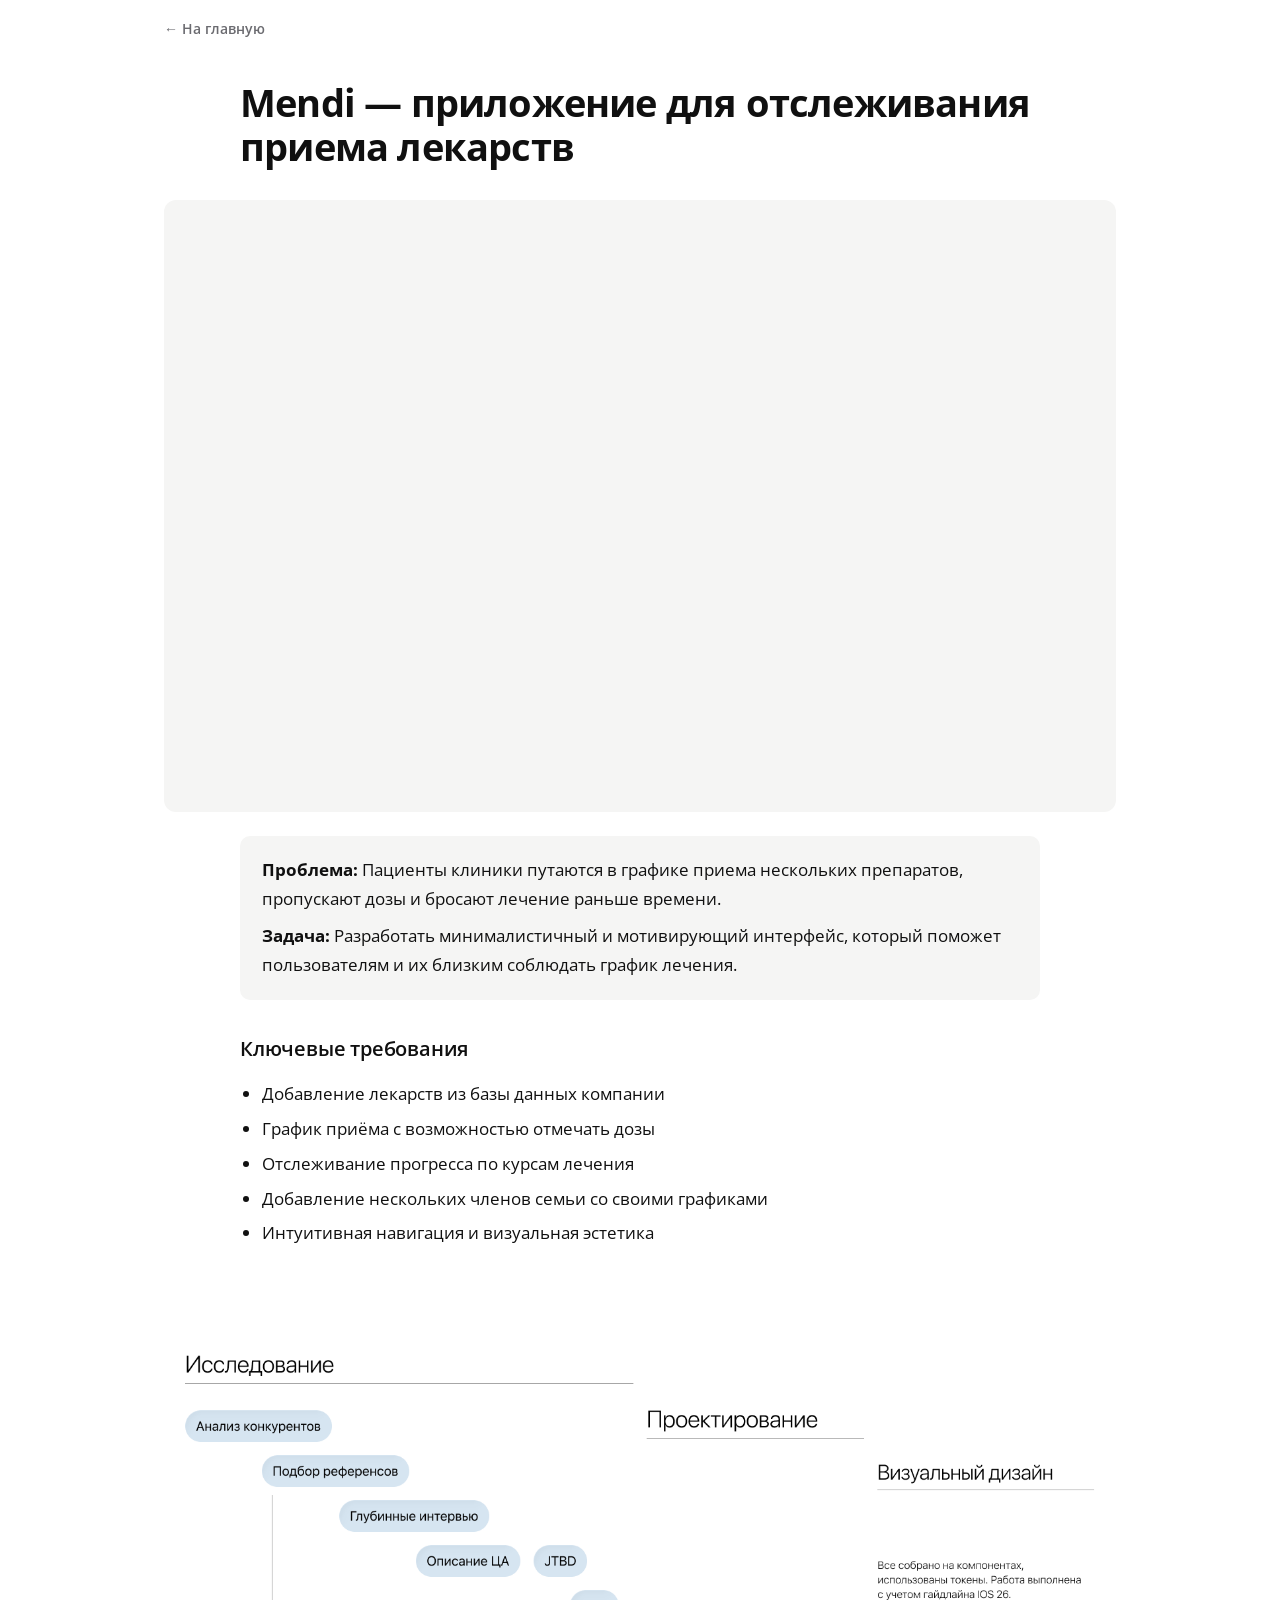
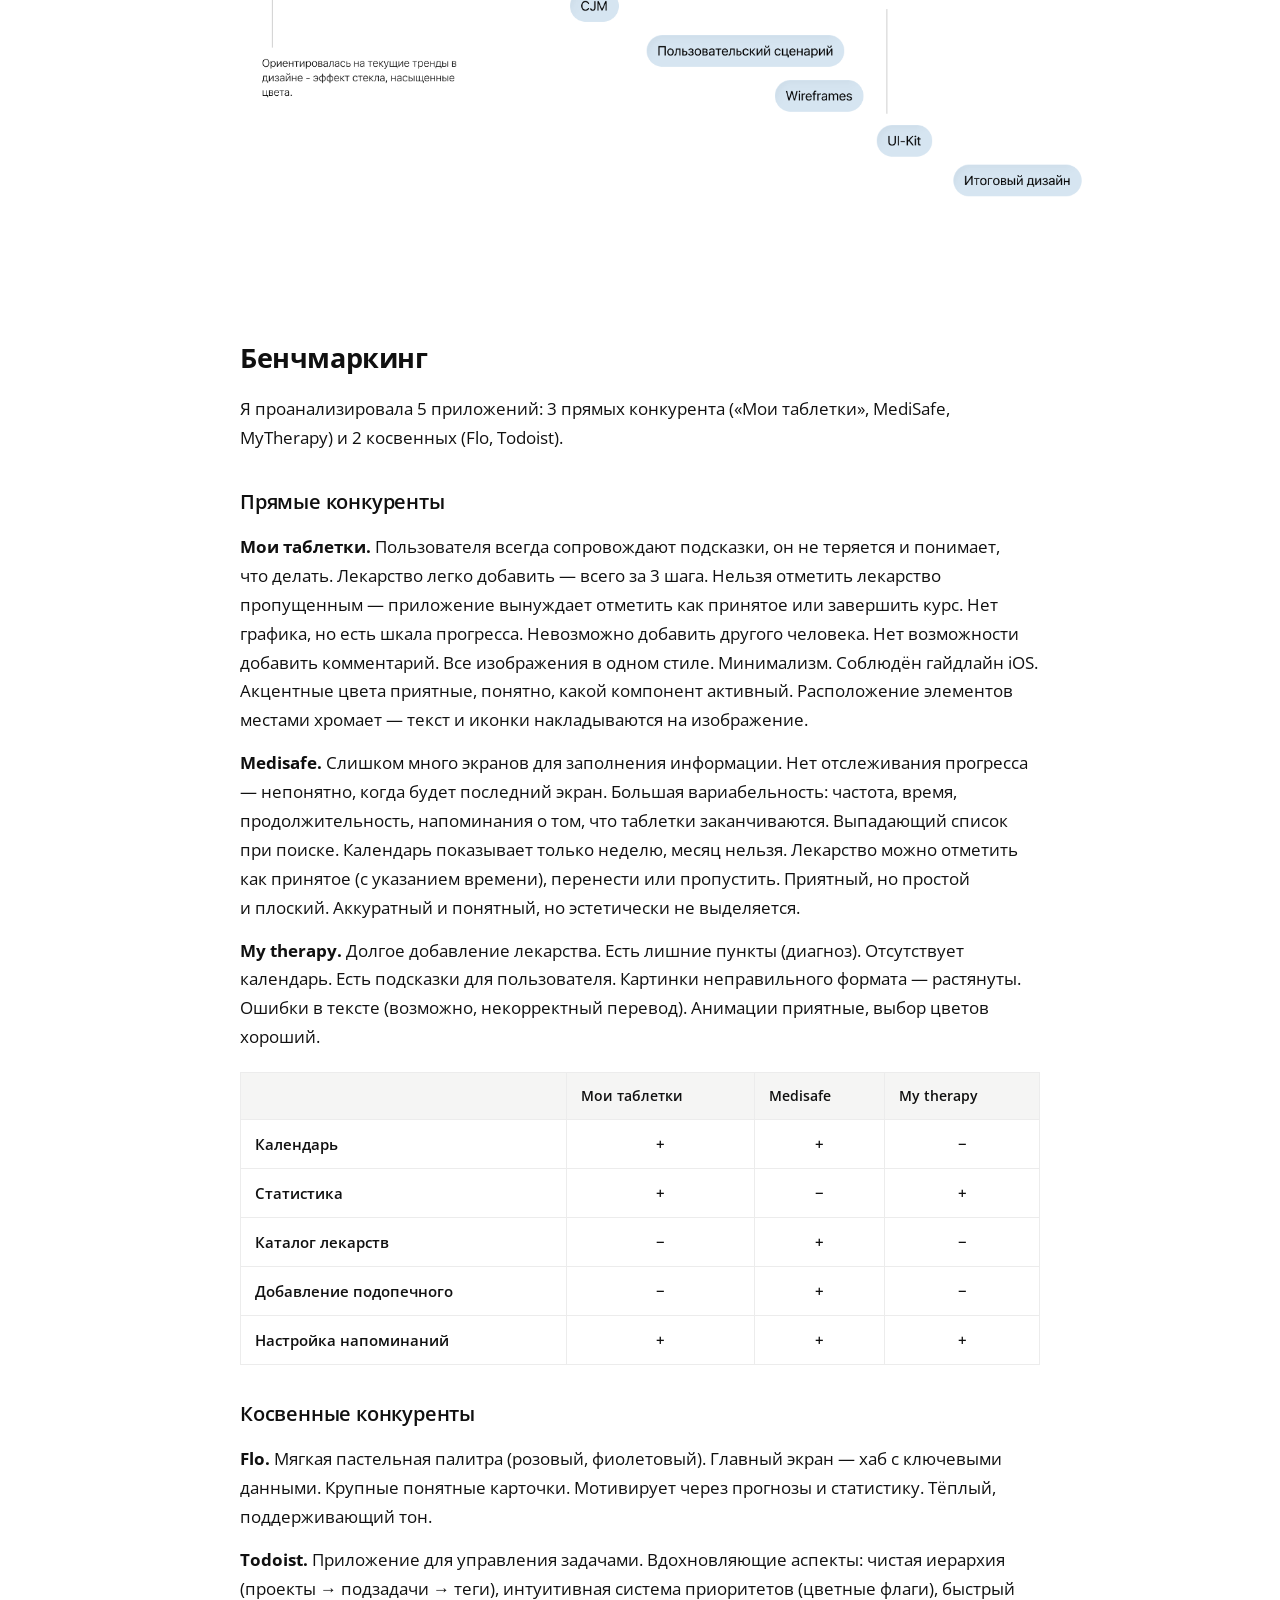
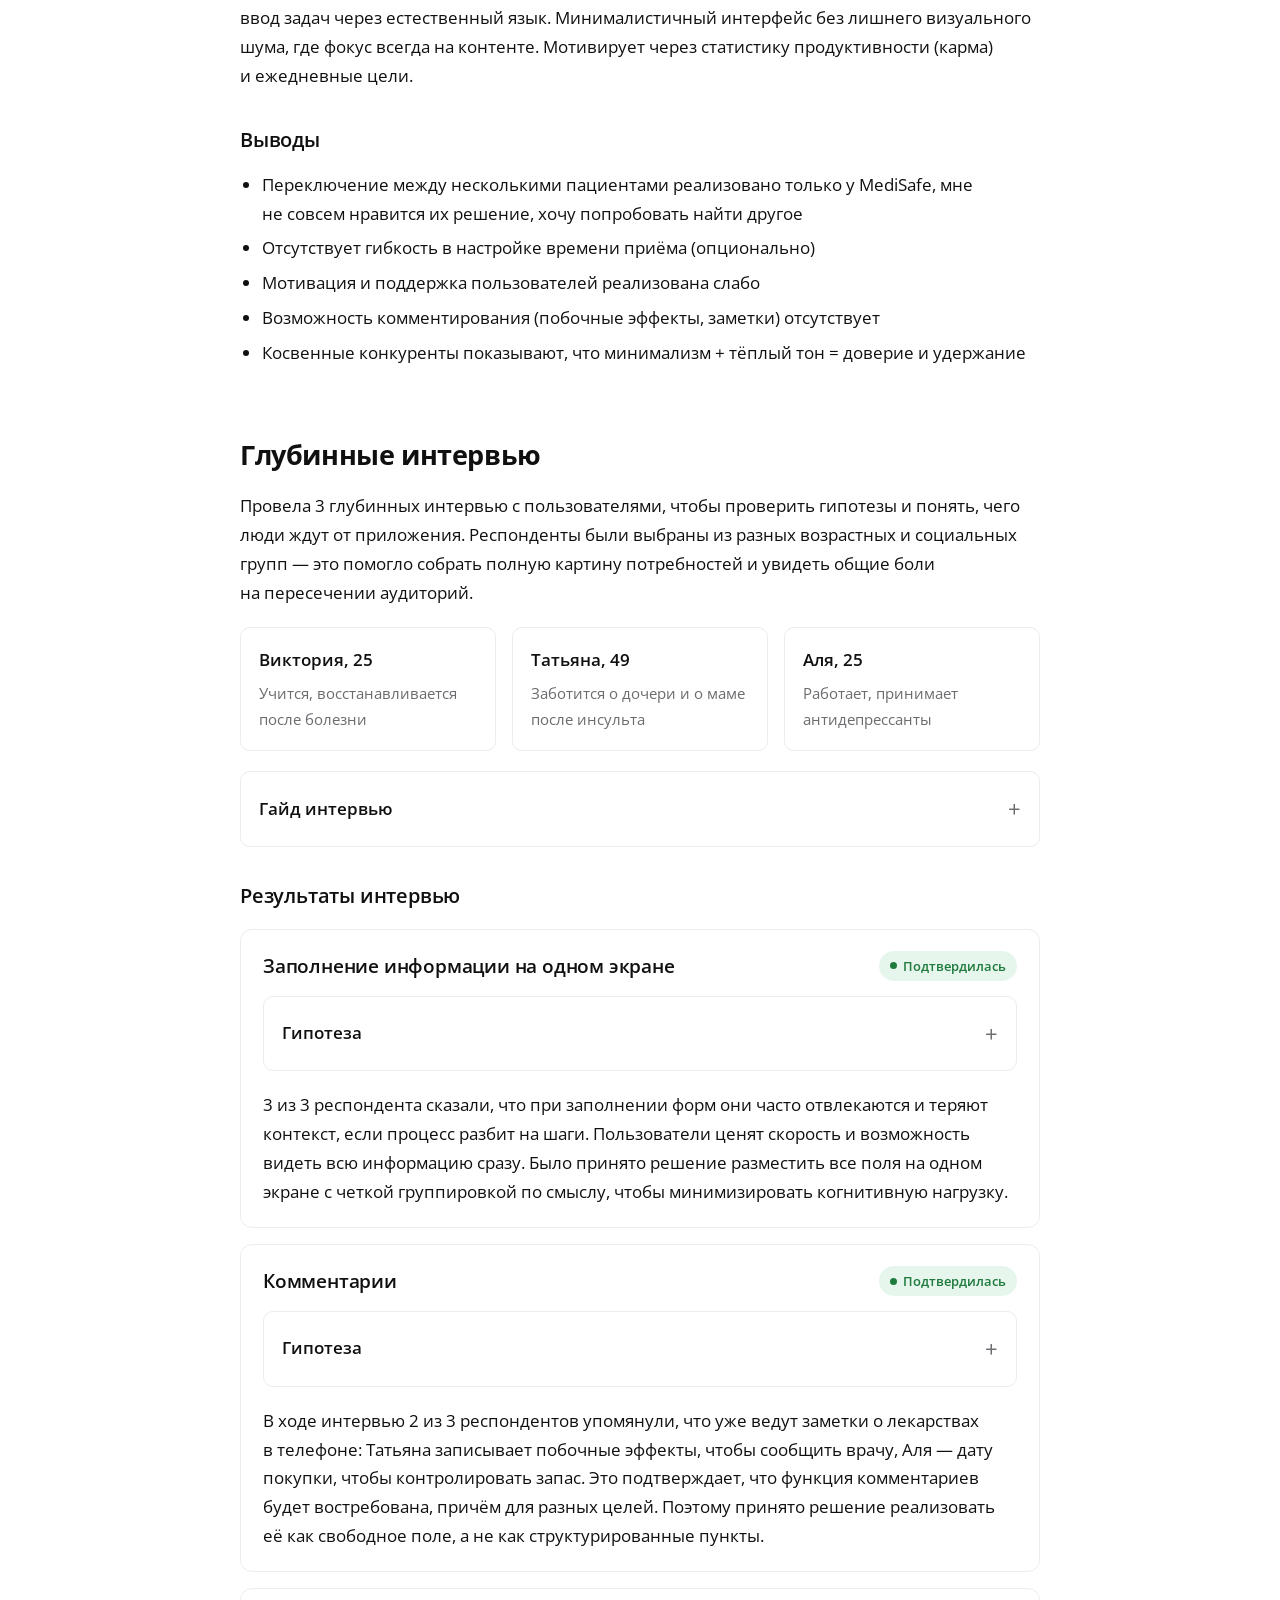
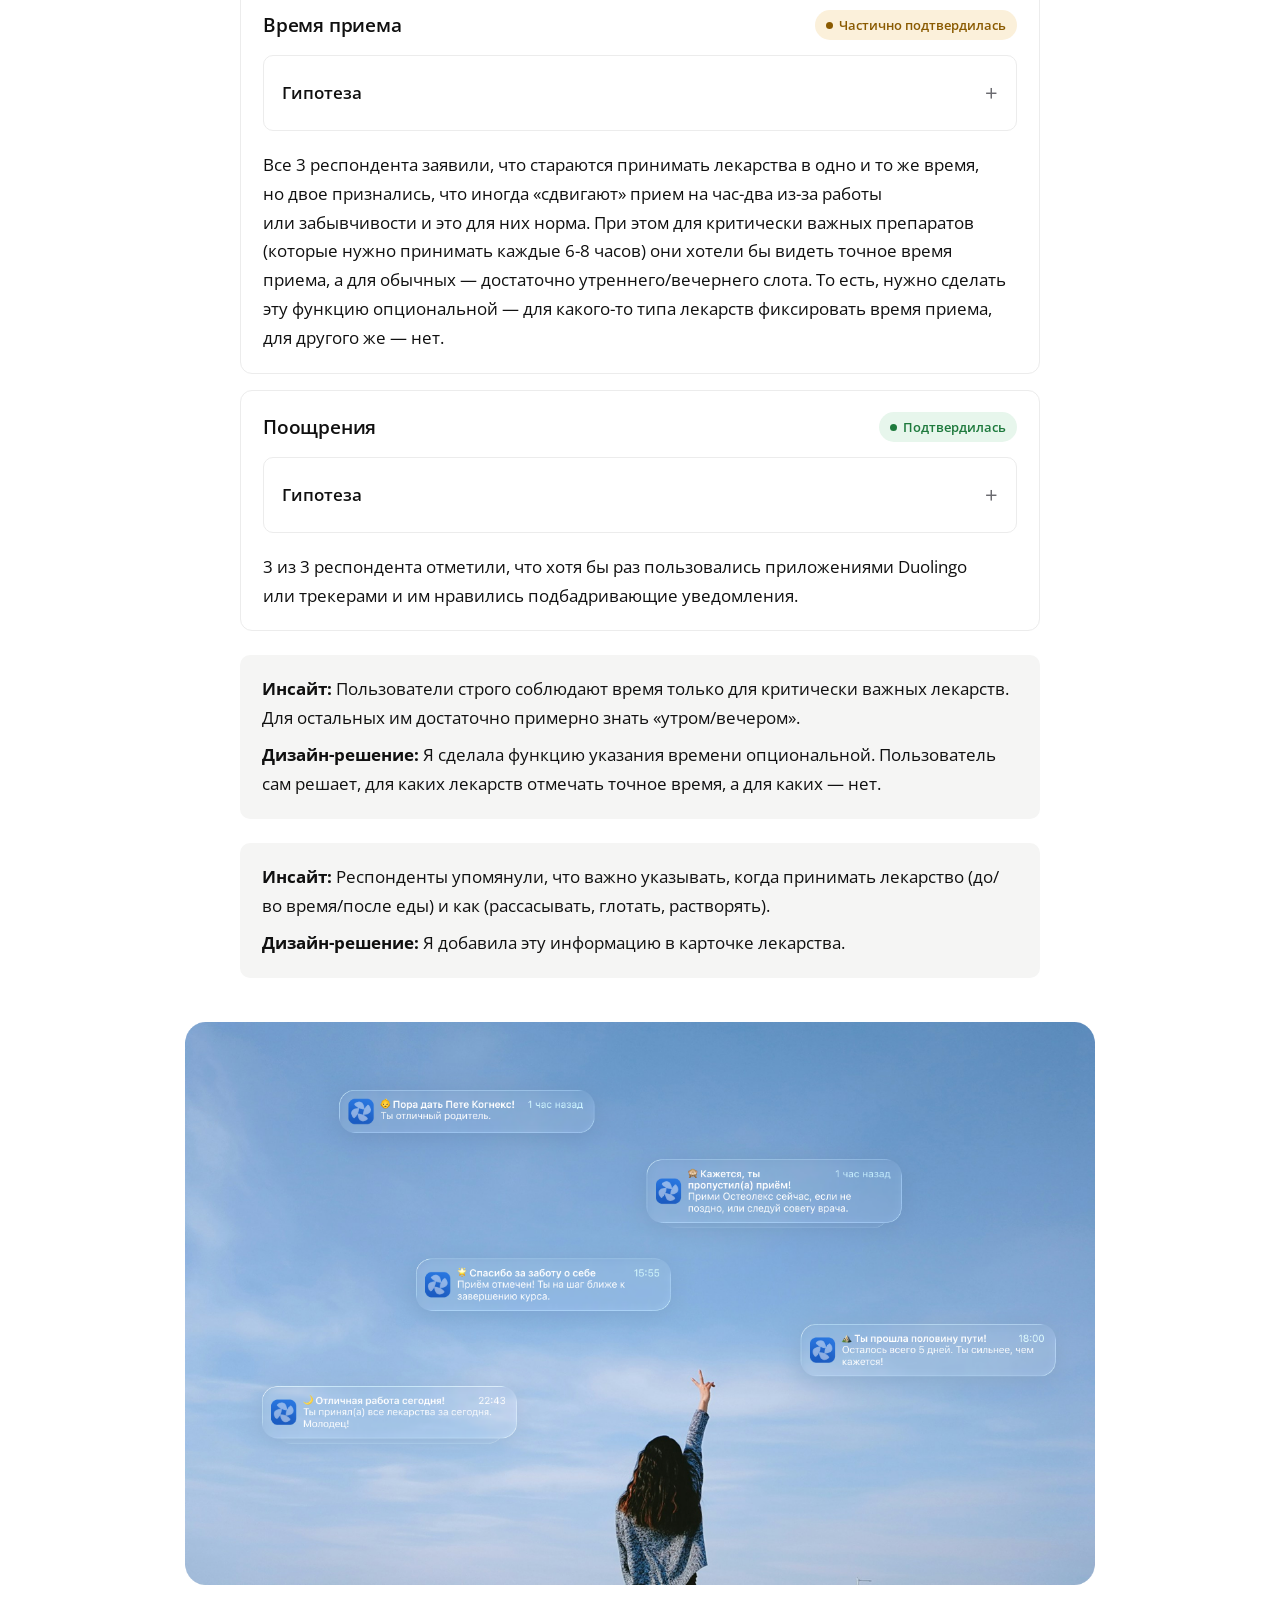
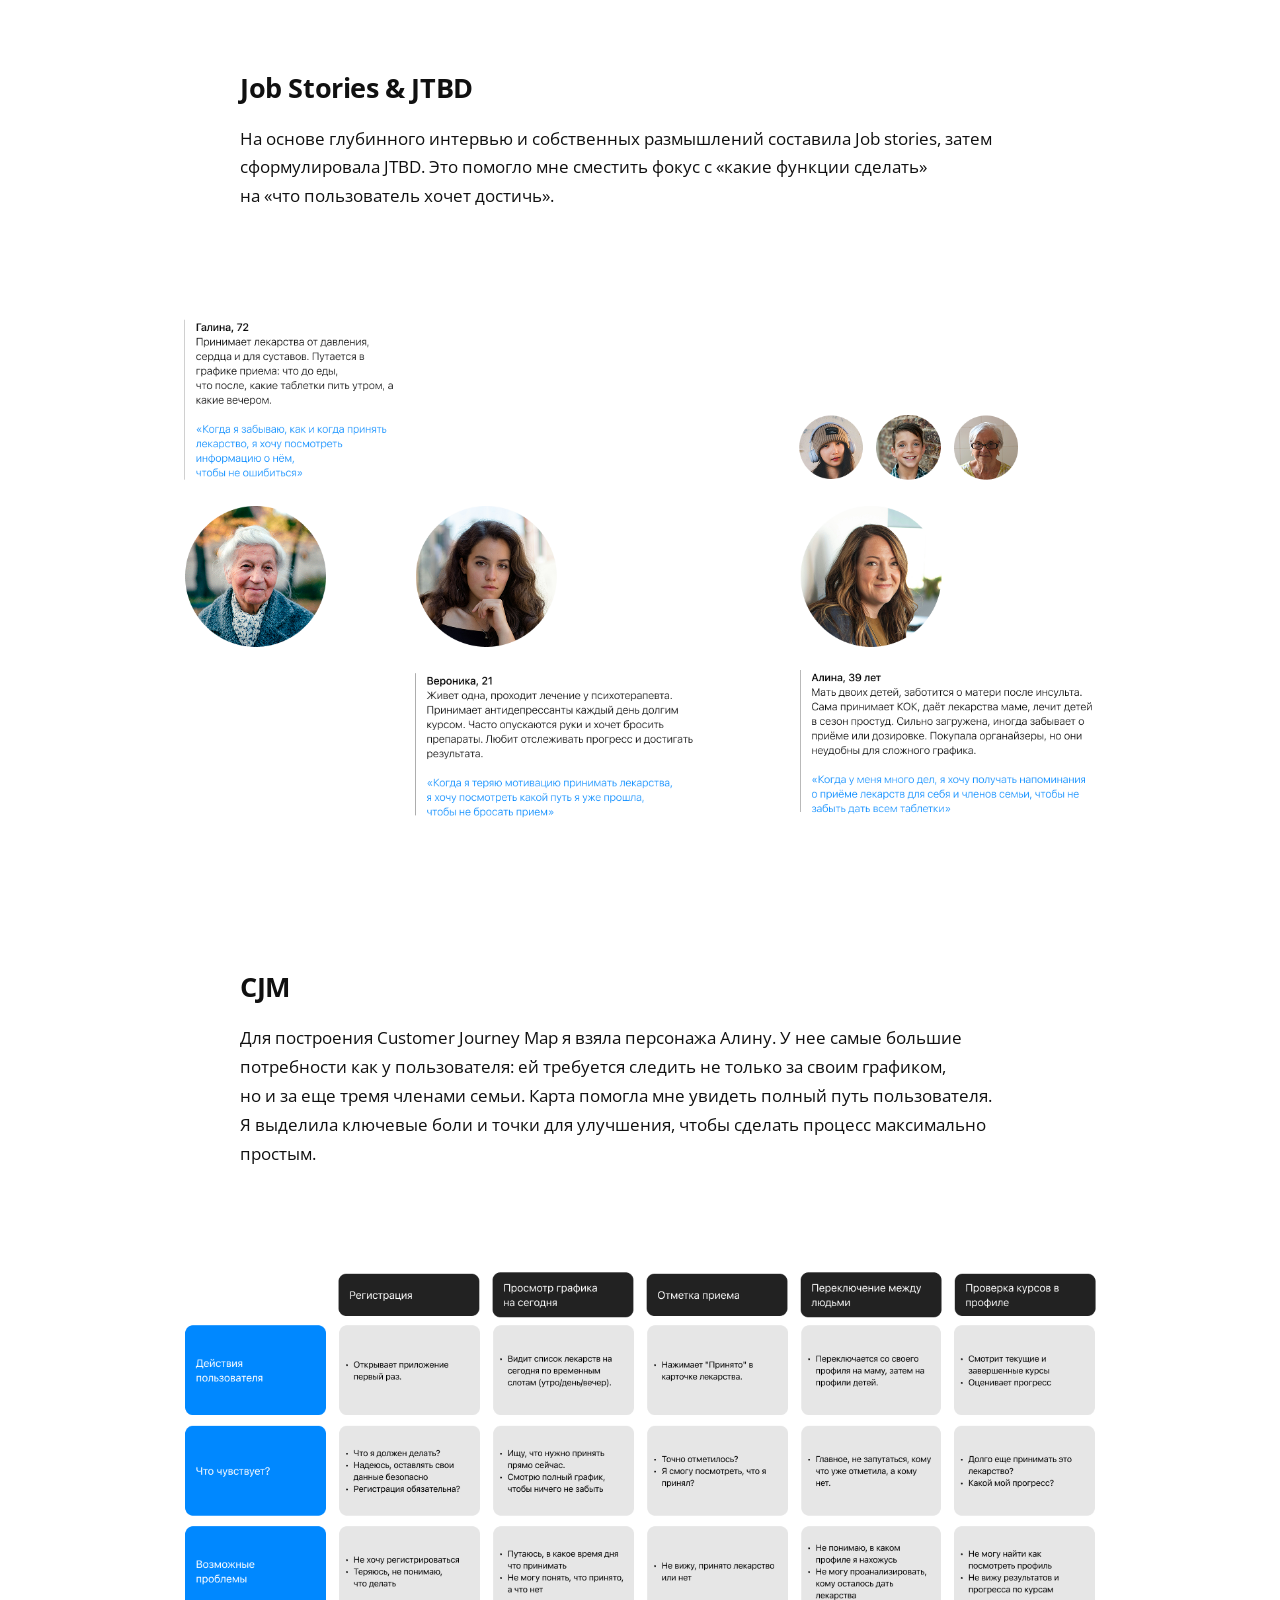
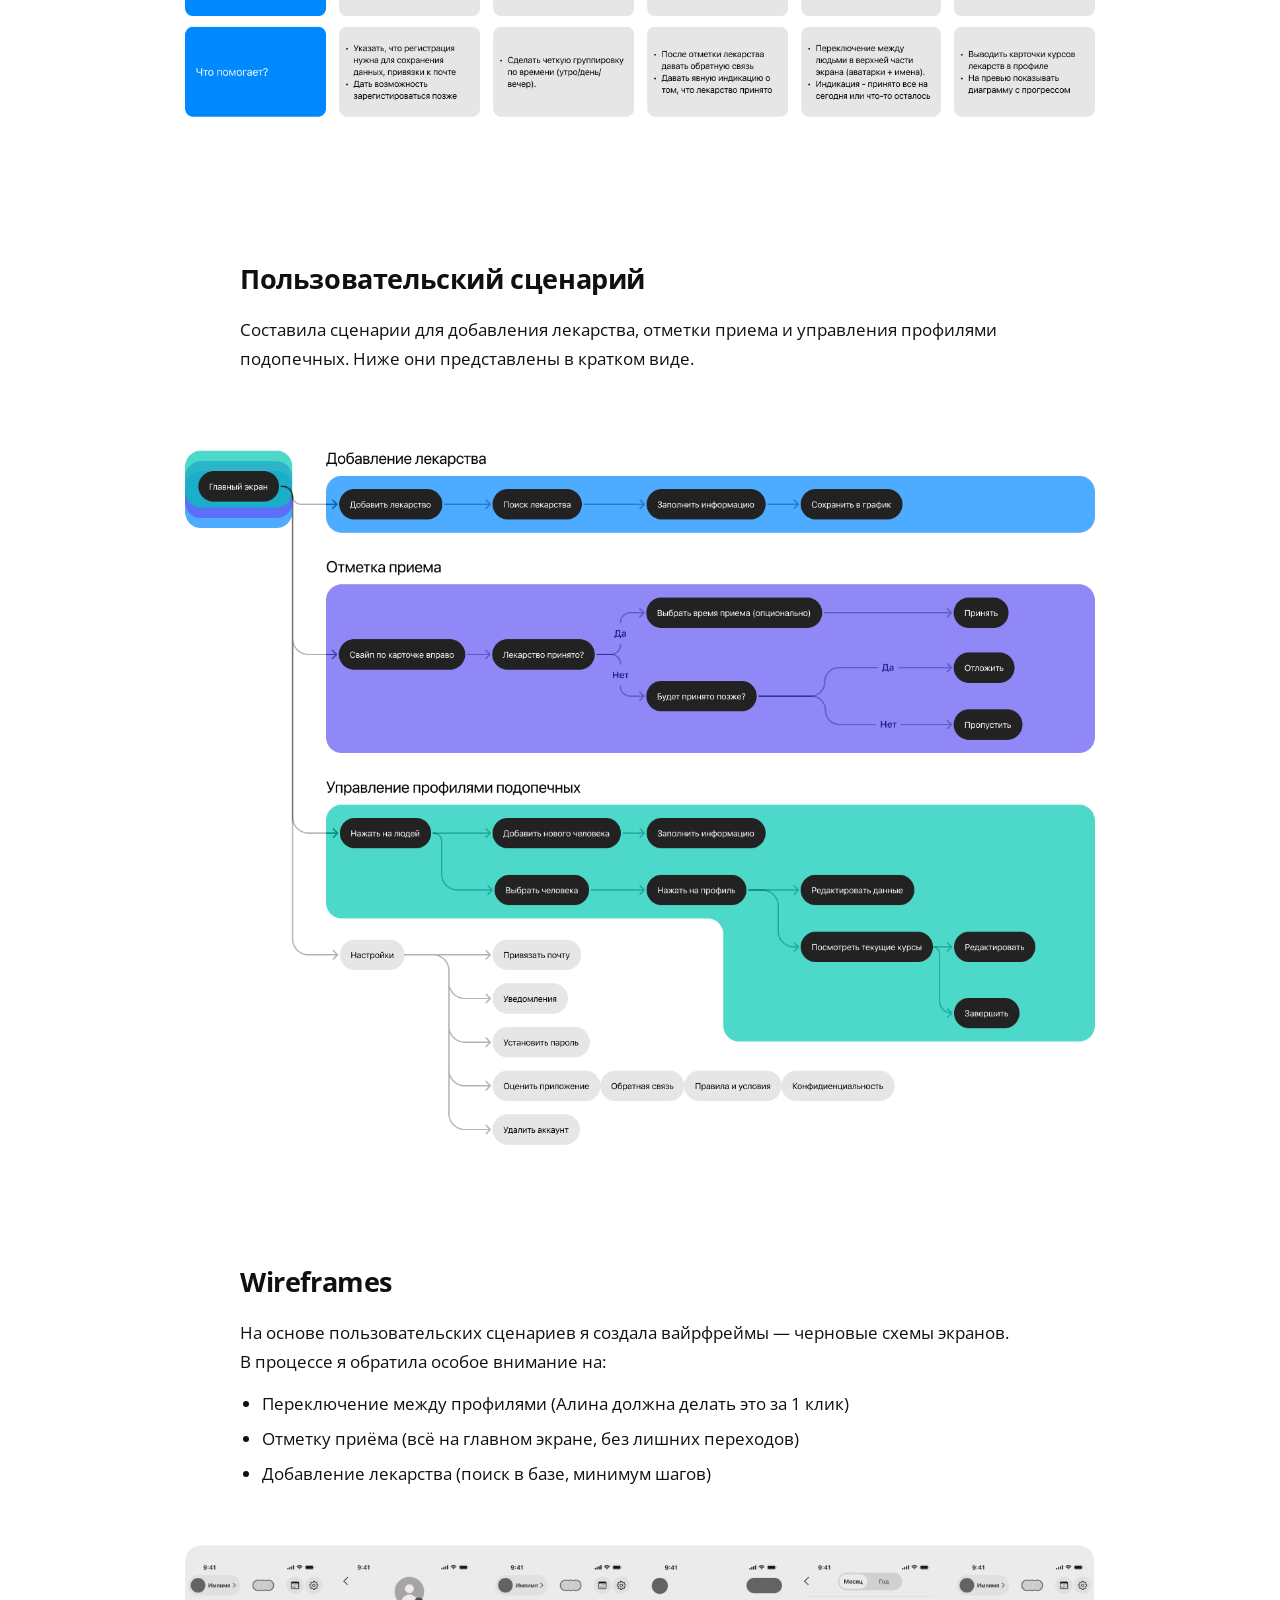
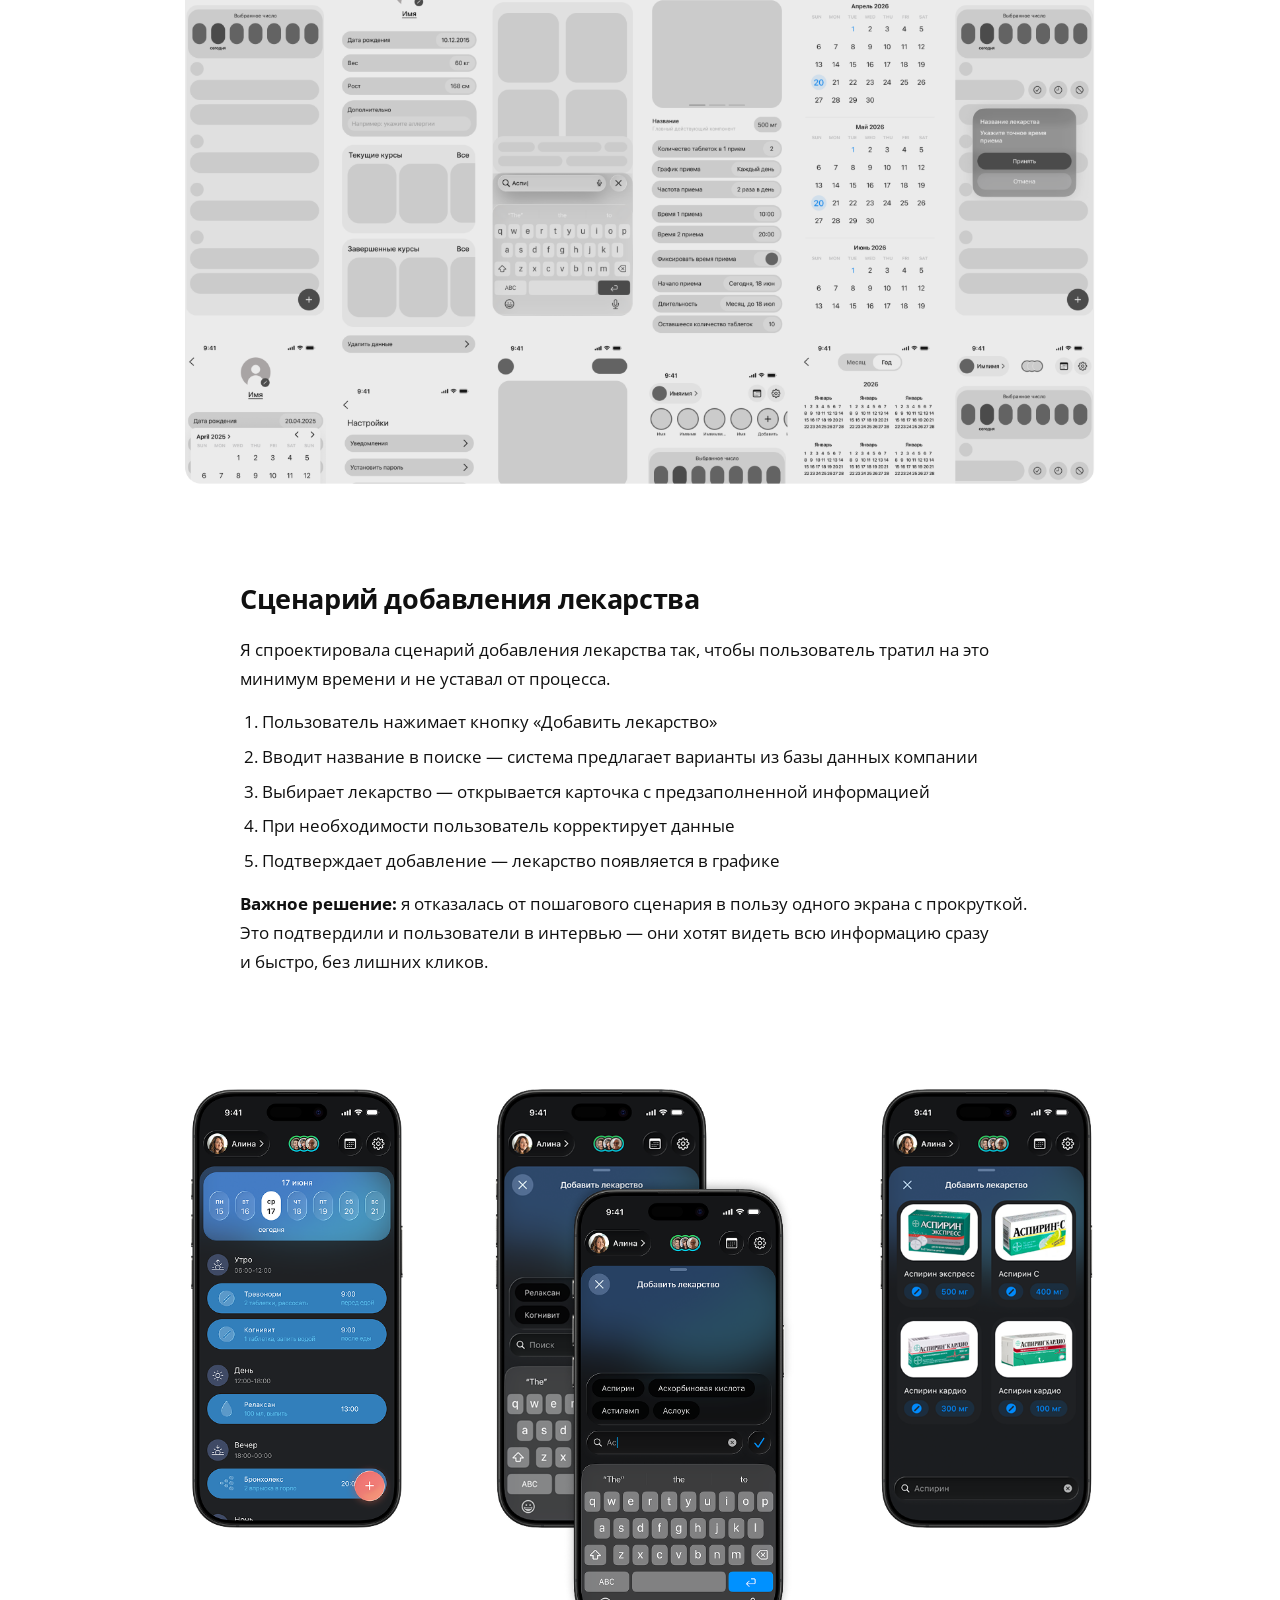
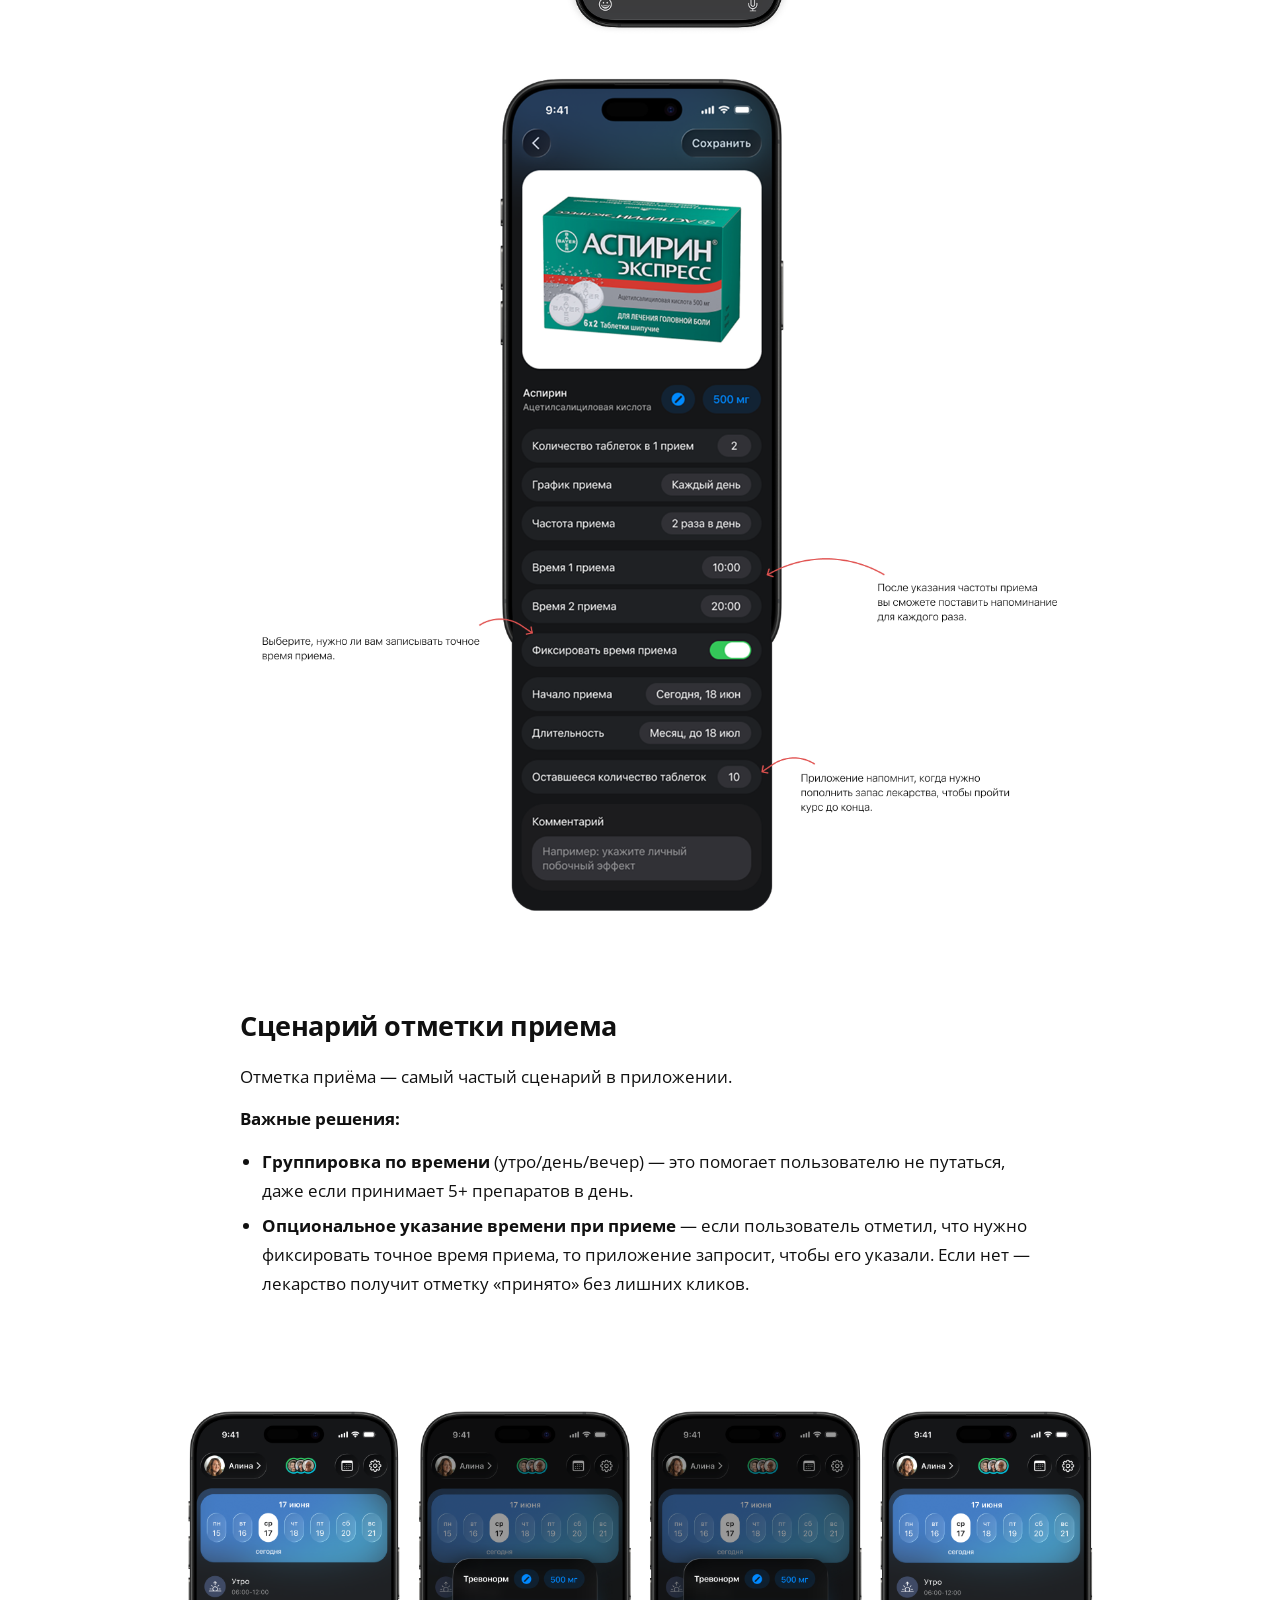
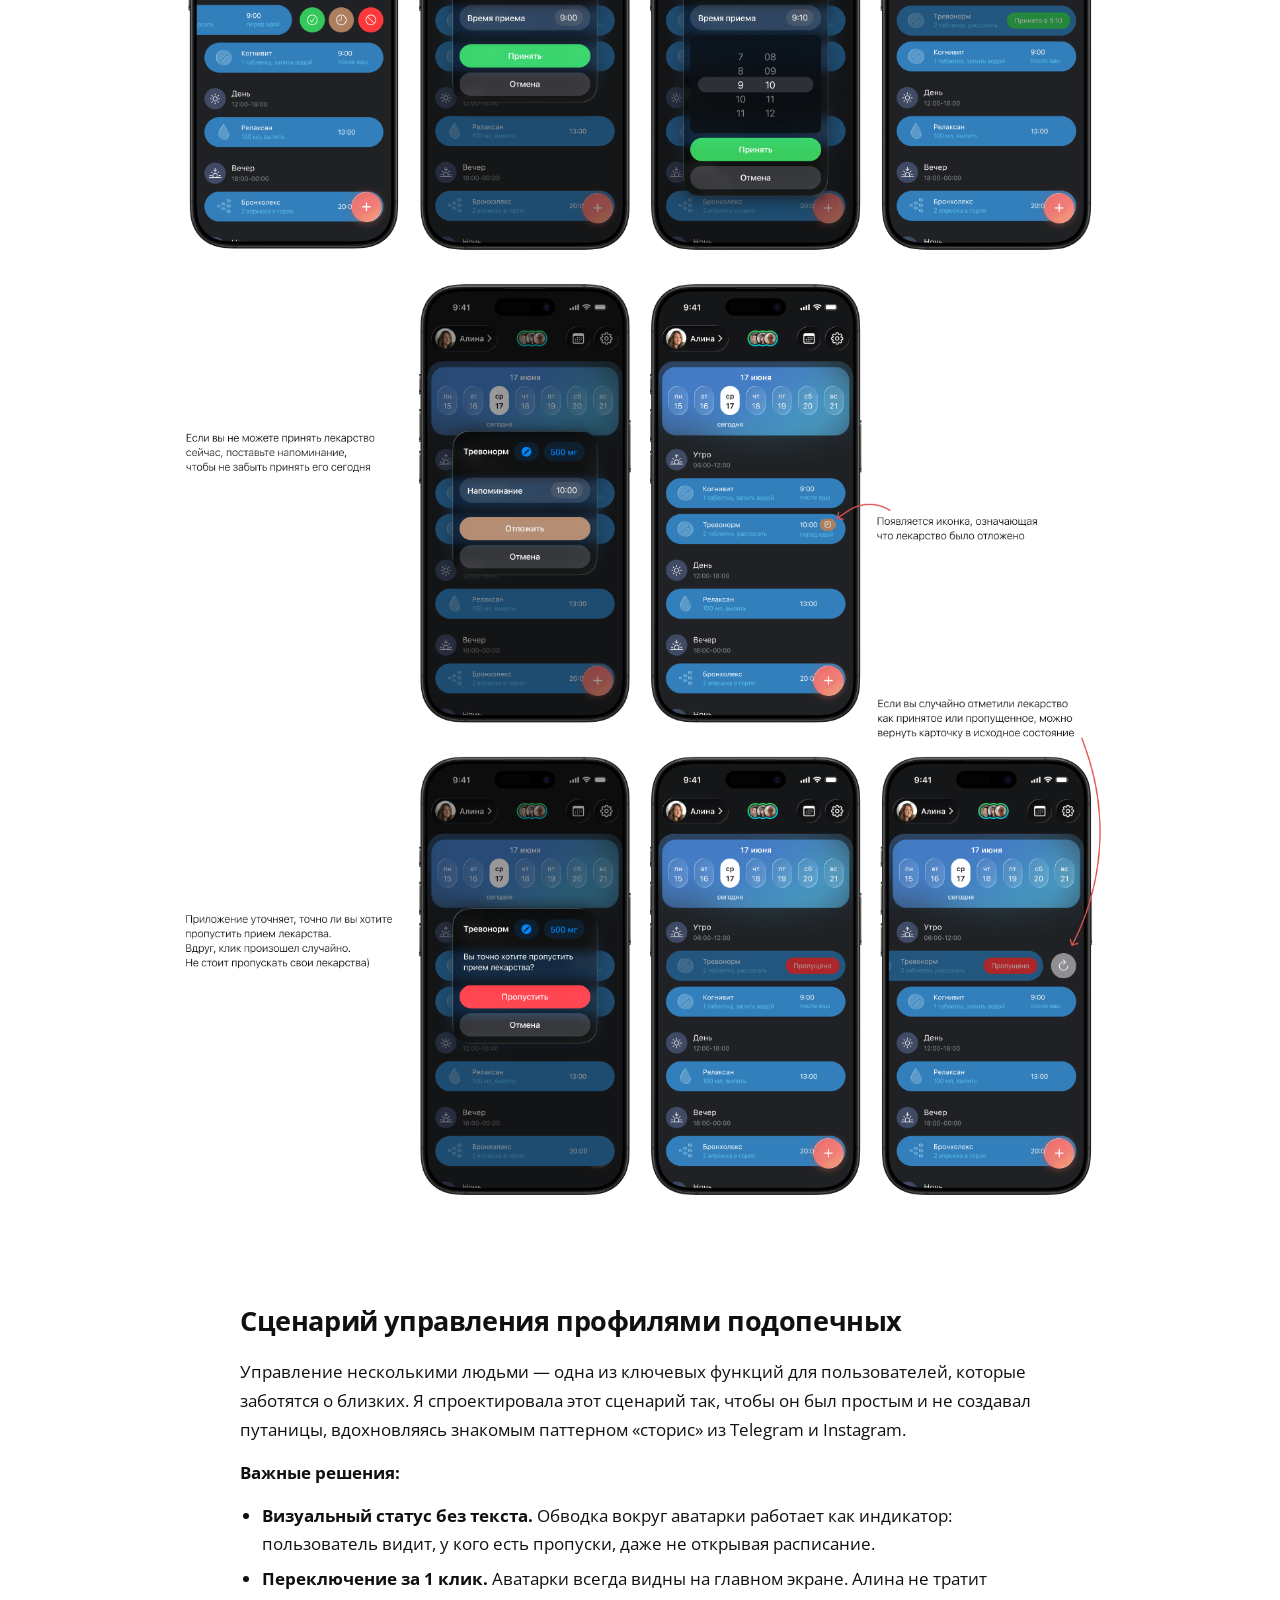
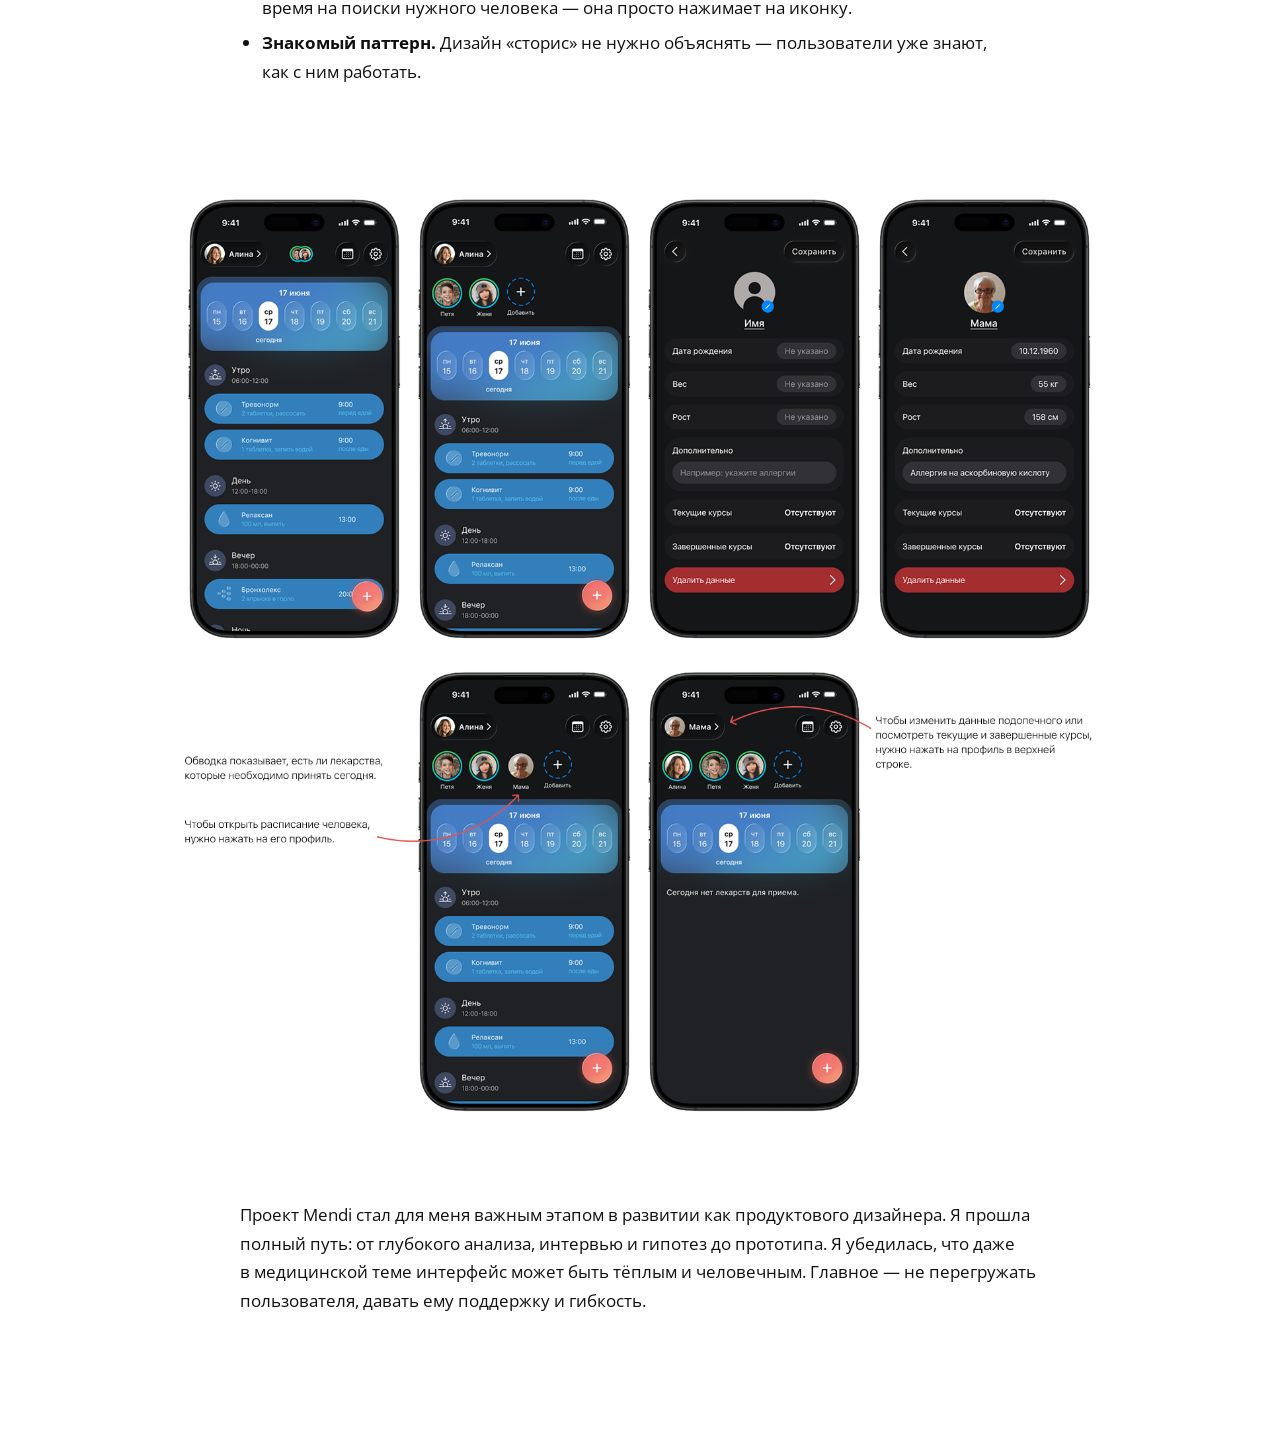
<file: mendi/index.html>
<!DOCTYPE html>
<html lang="ru">
<head>
<!-- Google Tag Manager -->
<script>(function(w,d,s,l,i){w[l]=w[l]||[];w[l].push({'gtm.start':
new Date().getTime(),event:'gtm.js'});var f=d.getElementsByTagName(s)[0],
j=d.createElement(s),dl=l!='dataLayer'?'&l='+l:'';j.async=true;j.src=
'https://www.googletagmanager.com/gtm.js?id='+i+dl;f.parentNode.insertBefore(j,f);
})(window,document,'script','dataLayer','GTM-NLCF2VC7');</script>
<!-- End Google Tag Manager -->
<link rel="icon" type="image/png" sizes="16x16" href="/portfolio/new_images/icon_16x16_portfolio.png">
  <meta charset="UTF-8" />
  <meta name="viewport" content="width=device-width, initial-scale=1.0" />
  <title>Mendi — приложение для отслеживания приема лекарств</title>
  <meta name="description" content="Кейс Mendi: UX/UI мобильного приложения для контроля приёма лекарств. Бенчмаркинг, глубинные интервью, JTBD, CJM, сценарии и вайрфреймы." />

  <!-- Open Graph / Twitter -->
  <meta property="og:type" content="article" />
  <meta property="og:site_name" content="Екатерина Стойилкович — портфолио" />
  <meta property="og:locale" content="ru_RU" />
  <meta property="og:url" content="https://pitta-dsgn.github.io/portfolio/mendi/" />
  <meta property="og:title" content="Mendi — приложение для отслеживания приёма лекарств" />
  <meta property="og:description" content="UX/UI-кейс: бенчмаркинг, глубинные интервью, гипотезы, CJM и прототип." />
  <meta property="og:image" content="https://pitta-dsgn.github.io/portfolio/images/og_cover.png" />
  <meta property="og:image:width" content="1200" />
  <meta property="og:image:height" content="630" />
  <meta property="og:image:alt" content="Екатерина Стойилкович — продуктовый дизайнер" />
  <meta name="twitter:card" content="summary_large_image" />
  <meta name="twitter:title" content="Mendi — приложение для отслеживания приёма лекарств" />
  <meta name="twitter:description" content="UX/UI-кейс: бенчмаркинг, глубинные интервью, гипотезы, CJM и прототип." />
  <meta name="twitter:image" content="https://pitta-dsgn.github.io/portfolio/images/og_cover.png" />

  
  <link rel="apple-touch-icon" href="../images/profile.png" />

  <link rel="preconnect" href="https://fonts.googleapis.com" />
  <link rel="preconnect" href="https://fonts.gstatic.com" crossorigin />
  <link href="https://fonts.googleapis.com/css2?family=Open+Sans:wght@300;400;500;600;700;800&display=swap" rel="stylesheet" />

  <style>
    :root {
      --bg: #FFFFFF;
      --ink: #101010;
      --text: #101010;
      --muted: #6B6B70;
      --border: #ECECEC;
      --hover: #F5F5F4;
      --max: 1000px;
      --measure: 800px;

      /* holographic palette */
      --blue: #6DBEFF;
      --purple: #BF6DFF;
      --pink: #FF6DBE;
      --mint: #56F5AE;

    }

    * { margin: 0; padding: 0; box-sizing: border-box; }

    html { scroll-behavior: smooth; }

    body {
      background: var(--bg);
      color: var(--text);
      font-family: 'Open Sans', -apple-system, BlinkMacSystemFont, 'Segoe UI', sans-serif;
      font-size: 17px;
      line-height: 1.7;
      -webkit-font-smoothing: antialiased;
    }

    a { color: inherit; }


    .wrap {
      width: 100%;
      max-width: var(--max);
      margin: 0 auto;
      padding: 0 24px;
    }

    .page { padding: 24px 0 100px; }

    /* sticky back bar */
    .topnav {
      position: sticky;
      top: 0;
      z-index: 50;
      background: #fff;
    }
    .topnav .wrap { padding-top: 14px; padding-bottom: 14px; }
    .back {
      display: inline-flex;
      align-items: center;
      gap: 6px;
      font-size: 14px;
      font-weight: 600;
      color: var(--muted);
      text-decoration: none;
      transition: color 0.25s ease;
    }
    .back:hover { color: var(--ink); }

    /* readable text measure inside a wide container */
    .page .wrap > h1,
    .page .wrap > h2,
    .page .wrap > h3,
    .page .wrap > p,
    .page .wrap > ul,
    .page .wrap > ol,
    .page .wrap > .callout,
    .page .wrap > details,
    .page .wrap > .cards,
    .page .wrap > .table-scroll,
    .page .wrap > .hyp { max-width: var(--measure); margin-left: auto; margin-right: auto; }

    h1 {
      font-size: 38px;
      font-weight: 700;
      letter-spacing: -0.8px;
      line-height: 1.15;
      margin-bottom: 32px;
    }

    h2 {
      font-size: 27px;
      font-weight: 700;
      letter-spacing: -0.4px;
      margin: 64px 0 8px;
    }


    h3 {
      font-size: 20px;
      font-weight: 600;
      letter-spacing: -0.2px;
      margin: 32px 0 8px;
    }

    p { margin: 14px 0; }

    .muted { color: var(--muted); }

    ul, ol { margin: 14px 0; padding-left: 22px; }
    li { margin: 6px 0; }

    /* video */
    .video {
      position: relative;
      width: 100%;
      aspect-ratio: 1400 / 900;
      margin: 8px 0 8px;
      border-radius: 12px;
      overflow: hidden;
      background: var(--hover);
    }
    .video iframe {
      position: absolute;
      inset: 0;
      width: 100%;
      height: 100%;
      border: 0;
    }

    /* images */
    figure { margin: 28px 0; }
    .page img.full {
      width: 100%;
      height: auto;
      display: block;
      border-radius: 10px;
      cursor: zoom-in;
    }

    /* callout */
    .callout {
      background: var(--hover);
      border-radius: 10px;
      padding: 20px 22px;
      margin: 24px 0;
    }
    .callout p { margin: 8px 0; }
    .callout p:first-child { margin-top: 0; }
    .callout p:last-child { margin-bottom: 0; }

    /* table */
    .table-scroll { overflow-x: auto; margin: 20px 0; }
    table {
      width: 100%;
      border-collapse: collapse;
      font-size: 15px;
      line-height: 1.6;
      min-width: 680px;
    }
    th, td {
      border: 1px solid var(--border);
      padding: 12px 14px;
      text-align: left;
      vertical-align: top;
    }
    th {
      background: var(--hover);
      font-size: 14px;
      font-weight: 600;
    }
    td:first-child, th:first-child { font-weight: 600; white-space: nowrap; }
    td.c { text-align: center; font-weight: 600; }

    /* respondent cards */
    .cards {
      display: grid;
      grid-template-columns: repeat(3, 1fr);
      gap: 16px;
      margin: 20px 0;
    }
    .card {
      border: 1px solid var(--border);
      border-radius: 10px;
      padding: 18px;
    }
    .card .name { font-weight: 600; margin-bottom: 6px; }
    .card .desc { font-size: 15px; color: var(--muted); }

    /* accordion */
    details {
      border: 1px solid var(--border);
      border-radius: 10px;
      padding: 4px 18px;
      margin: 20px 0;
    }
    summary {
      cursor: pointer;
      font-weight: 600;
      padding: 14px 0;
      list-style: none;
      display: flex;
      align-items: center;
      justify-content: space-between;
    }
    summary::-webkit-details-marker { display: none; }
    summary::after {
      content: "+";
      font-size: 22px;
      font-weight: 400;
      color: var(--muted);
    }
    details[open] summary::after { content: "–"; }
    .guide { padding-bottom: 12px; }
    .guide p { margin: 10px 0; }
    .guide .gsec {
      font-weight: 700;
      font-size: 17px;
      margin-top: 22px;
    }
    .guide .gsub { font-weight: 600; margin-top: 16px; }
    .guide ul { margin-top: 4px; }
    .guide li { color: var(--muted); }

    /* hypotheses */
    .hyp {
      border: 1px solid var(--border);
      border-radius: 12px;
      padding: 20px 22px;
      margin: 16px 0;
    }
    .hyp-head {
      display: flex;
      align-items: center;
      justify-content: space-between;
      gap: 12px;
      flex-wrap: wrap;
    }
    .hyp-head h4 {
      font-size: 19px;
      font-weight: 600;
      letter-spacing: -0.2px;
      margin: 0;
    }
    .status {
      display: inline-flex;
      align-items: center;
      gap: 6px;
      font-size: 13px;
      font-weight: 600;
      padding: 4px 11px;
      border-radius: 999px;
      white-space: nowrap;
    }
    .status::before {
      content: "";
      width: 7px;
      height: 7px;
      border-radius: 50%;
      background: currentColor;
    }
    .status-ok { background: #E7F6EC; color: #1E7A3D; }
    .status-part { background: #FBF0DA; color: #8A5A00; }
    .hyp details { margin-top: 14px; }
    .hyp .result { margin: 14px 0 0; }

    /* lightbox */
    .lightbox {
      position: fixed;
      inset: 0;
      z-index: 1000;
      background: rgba(0, 0, 0, 0.92);
      display: none;
      align-items: center;
      justify-content: center;
      padding: 24px;
      cursor: zoom-out;
      overflow: hidden;
    }
    .lightbox.open { display: flex; }
    .lightbox img {
      max-width: 100%;
      max-height: 100%;
      object-fit: contain;
      cursor: zoom-in;
      border-radius: 6px;
    }
    .lightbox img { transition: transform 0.25s ease; }
    .lightbox.zoomed img { transform: scale(1.8); cursor: zoom-out; }
    .lightbox-close {
      position: fixed;
      top: 14px;
      right: 20px;
      width: 44px;
      height: 44px;
      font-size: 30px;
      line-height: 1;
      color: #fff;
      background: none;
      border: 0;
      cursor: pointer;
      z-index: 1001;
    }

    @media (max-width: 600px) {
      body { font-size: 16px; }
      h1 { font-size: 29px; }
      h2 { font-size: 23px; }
      .cards { grid-template-columns: 1fr; }
    }
  </style>
<!-- Google tag (gtag.js) -->
<script async src="https://www.googletagmanager.com/gtag/js?id=G-4KC687KHJP"></script>
<script>
  window.dataLayer = window.dataLayer || [];
  function gtag(){dataLayer.push(arguments);}
  gtag('js', new Date());
  gtag('config', 'G-4KC687KHJP');
</script>
</head>
<body>
<!-- Google Tag Manager (noscript) -->
<noscript><iframe src="https://www.googletagmanager.com/ns.html?id=GTM-NLCF2VC7"
height="0" width="0" style="display:none;visibility:hidden"></iframe></noscript>
<!-- End Google Tag Manager (noscript) -->

  <div class="topnav">
    <div class="wrap"><a class="back" href="../">← На главную</a></div>
  </div>

  <article class="page">
    <div class="wrap">
      <h1>Mendi — приложение для отслеживания приема лекарств</h1>

      <div class="video">
        <iframe
          src="https://kinescope.io/embed/mTtKC8UrDo6jcyBAGGBWBa"
          allow="autoplay; fullscreen; picture-in-picture; encrypted-media; gyroscope; accelerometer; clipboard-write; screen-wake-lock;"
          frameborder="0"
          allowfullscreen
          title="Mendi"></iframe>
      </div>

      <div class="callout">
        <p><strong>Проблема:</strong> Пациенты клиники путаются в графике приема нескольких препаратов, пропускают дозы и бросают лечение раньше времени.</p>
        <p><strong>Задача:</strong> Разработать минималистичный и мотивирующий интерфейс, который поможет пользователям и их близким соблюдать график лечения.</p>
      </div>

      <h3>Ключевые требования</h3>
      <ul>
        <li>Добавление лекарств из базы данных компании</li>
        <li>График приёма с возможностью отмечать дозы</li>
        <li>Отслеживание прогресса по курсам лечения</li>
        <li>Добавление нескольких членов семьи со своими графиками</li>
        <li>Интуитивная навигация и визуальная эстетика</li>
      </ul>

      <figure><img class="full" src="../images/Mendi_01.png" alt="План работ по проекту Mendi" /></figure>

      <!-- ============ Бенчмаркинг ============ -->
      <h2>Бенчмаркинг</h2>
      <p>Я проанализировала 5 приложений: 3 прямых конкурента («Мои таблетки», MediSafe, MyTherapy) и 2 косвенных (Flo, Todoist).</p>

      <h3>Прямые конкуренты</h3>
      <p><strong>Мои таблетки.</strong> Пользователя всегда сопровождают подсказки, он не теряется и понимает, что делать. Лекарство легко добавить — всего за 3 шага. Нельзя отметить лекарство пропущенным — приложение вынуждает отметить как принятое или завершить курс. Нет графика, но есть шкала прогресса. Невозможно добавить другого человека. Нет возможности добавить комментарий. Все изображения в одном стиле. Минимализм. Соблюдён гайдлайн iOS. Акцентные цвета приятные, понятно, какой компонент активный. Расположение элементов местами хромает — текст и иконки накладываются на изображение.</p>
      <p><strong>Medisafe.</strong> Слишком много экранов для заполнения информации. Нет отслеживания прогресса — непонятно, когда будет последний экран. Большая вариабельность: частота, время, продолжительность, напоминания о том, что таблетки заканчиваются. Выпадающий список при поиске. Календарь показывает только неделю, месяц нельзя. Лекарство можно отметить как принятое (с указанием времени), перенести или пропустить. Приятный, но простой и плоский. Аккуратный и понятный, но эстетически не выделяется.</p>
      <p><strong>My therapy.</strong> Долгое добавление лекарства. Есть лишние пункты (диагноз). Отсутствует календарь. Есть подсказки для пользователя. Картинки неправильного формата — растянуты. Ошибки в тексте (возможно, некорректный перевод). Анимации приятные, выбор цветов хороший.</p>

      <div class="table-scroll">
        <table class="cmp">
          <thead>
            <tr>
              <th></th>
              <th>Мои таблетки</th>
              <th>Medisafe</th>
              <th>My therapy</th>
            </tr>
          </thead>
          <tbody>
            <tr><td>Календарь</td><td class="c">+</td><td class="c">+</td><td class="c">−</td></tr>
            <tr><td>Статистика</td><td class="c">+</td><td class="c">−</td><td class="c">+</td></tr>
            <tr><td>Каталог лекарств</td><td class="c">−</td><td class="c">+</td><td class="c">−</td></tr>
            <tr><td>Добавление подопечного</td><td class="c">−</td><td class="c">+</td><td class="c">−</td></tr>
            <tr><td>Настройка напоминаний</td><td class="c">+</td><td class="c">+</td><td class="c">+</td></tr>
          </tbody>
        </table>
      </div>

      <h3>Косвенные конкуренты</h3>
      <p><strong>Flo.</strong> Мягкая пастельная палитра (розовый, фиолетовый). Главный экран — хаб с ключевыми данными. Крупные понятные карточки. Мотивирует через прогнозы и статистику. Тёплый, поддерживающий тон.</p>
      <p><strong>Todoist.</strong> Приложение для управления задачами. Вдохновляющие аспекты: чистая иерархия (проекты → подзадачи → теги), интуитивная система приоритетов (цветные флаги), быстрый ввод задач через естественный язык. Минималистичный интерфейс без лишнего визуального шума, где фокус всегда на контенте. Мотивирует через статистику продуктивности (карма) и ежедневные цели.</p>

      <h3>Выводы</h3>
      <ul>
        <li>Переключение между несколькими пациентами реализовано только у MediSafe, мне не совсем нравится их решение, хочу попробовать найти другое</li>
        <li>Отсутствует гибкость в настройке времени приёма (опционально)</li>
        <li>Мотивация и поддержка пользователей реализована слабо</li>
        <li>Возможность комментирования (побочные эффекты, заметки) отсутствует</li>
        <li>Косвенные конкуренты показывают, что минимализм + тёплый тон = доверие и удержание</li>
      </ul>

      <!-- ============ Глубинные интервью ============ -->
      <h2>Глубинные интервью</h2>
      <p>Провела 3 глубинных интервью с пользователями, чтобы проверить гипотезы и понять, чего люди ждут от приложения. Респонденты были выбраны из разных возрастных и социальных групп — это помогло собрать полную картину потребностей и увидеть общие боли на пересечении аудиторий.</p>

      <div class="cards">
        <div class="card">
          <div class="name">Виктория, 25</div>
          <div class="desc">Учится, восстанавливается после болезни</div>
        </div>
        <div class="card">
          <div class="name">Татьяна, 49</div>
          <div class="desc">Заботится о дочери и о маме после инсульта</div>
        </div>
        <div class="card">
          <div class="name">Аля, 25</div>
          <div class="desc">Работает, принимает антидепрессанты</div>
        </div>
      </div>

      <details>
        <summary>Гайд интервью</summary>
        <div class="guide">
          <p class="gsec">Начало</p>
          <p>— Привет! Давай расскажу, что сегодня будет происходить. Я занимаюсь исследованием для мобильного приложения Mendi — это приложение для отслеживания приема лекарств. Я пригласила тебя, так как хотела бы услышать твоё мнение и идеи, которые помогут нам сделать приложение лучше.</p>
          <p>— Я задам несколько вопросов. Постарайся отвечать честно и как есть. Всё, что ты скажешь, останется в рамках исследования. Интервью займёт около 30 минут. Я буду записывать наш разговор, чтобы ничего не упустить, хорошо? [Дождаться согласия и включить запись.] Супер! Давай начнём.</p>

          <p class="gsec">Валидационные вопросы</p>
          <ul>
            <li>Расскажите немного о себе: чем занимаетесь, как проходит обычный день?</li>
            <li>Приходилось ли вам принимать лекарства курсом? Как долго?</li>
            <li>Бывает такое, что ты забываешь и пропускаешь прием?</li>
            <li>Есть ли у тебя родственники или близкие люди, которые регулярно принимают лекарства? Забывают ли они? Ты им помогаешь?</li>
            <li>Как ты отслеживаешь, когда тебе нужно принимать лекарство?</li>
          </ul>

          <p class="gsec">Основная часть</p>

          <p class="gsub">Гипотеза 1: Заполнение информации</p>
          <ul>
            <li>Какая информация тебе важна о лекарстве?</li>
            <li>Что ты считаешь опциональным (необязательным, но иногда нужным) в информации лекарства?</li>
            <li>Бывало такое, что ты начинал заполнять какой-то опрос и не заканчивал? Что мешало это сделать?</li>
            <li>Когда ты заполняешь что-то в приложении — тебе удобнее, когда всё на одном экране, или когда тебя ведут по шагам?</li>
          </ul>

          <p class="gsub">Гипотеза 2: Комментарии</p>
          <ul>
            <li>Бывало так, что ты хотел запомнить что-то важное про лекарство? Что именно?</li>
            <li>Где ты это записываешь? В заметках телефона? На бумажке? Просто держишь в голове?</li>
            <li>Если бы в приложении можно было добавить пометку к лекарству — что бы ты там написал в первую очередь?</li>
          </ul>

          <p class="gsub">Гипотеза 3: Время приема</p>
          <ul>
            <li>Важно ли время в которое ты принимаешь свои лекарства?</li>
            <li>Стараешься ли ты принимать лекарства всегда во время?</li>
            <li>Ты когда-нибудь пропускал прием или сдвигал его на час-другой? Это нормально или ты потом переживал?</li>
          </ul>

          <p class="gsub">Гипотеза 4: Поощрения</p>
          <ul>
            <li>Расскажи, что помогает тебе не бросать начатое дело, когда оно затягивается? Имеет ли для тебя значение похвала или поддержка?</li>
            <li>Пользуешься ли ты приложениями, которые тебя «хвалят» за действия (Duolingo, трекеры привычек, фитнес-приложения)? Как ты к этому относишься? Тебе это помогает или раздражает?</li>
            <li>Представь, что приложение просто напоминает тебе принять лекарство. А теперь представь, что после того как ты принял, оно пишет: «Отлично! Ты справляешься!» — есть ли разница? Как бы ты себя чувствовал?</li>
          </ul>

          <p class="gsec">Кульминация</p>
          <ul>
            <li>Подводя итоги, какие из обсуждённых функций кажутся тебе самыми важными?</li>
            <li>Если бы ты мог предложить что-то своё для Mendi, что бы это было?</li>
          </ul>

          <p class="gsec">Заключение</p>
          <p>— Спасибо за участие! Ты очень помог моей команде и мне понять, как улучшить наше приложение. Может, есть ещё что-то, о чём ты хотел бы рассказать или обсудить?</p>
          <p>— Отличного дня! Пока!</p>
        </div>
      </details>

      <h3>Результаты интервью</h3>

      <div class="hyp">
        <div class="hyp-head">
          <h4>Заполнение информации на одном экране</h4>
          <span class="status status-ok">Подтвердилась</span>
        </div>
        <details>
          <summary>Гипотеза</summary>
          <p>Я предполагаю, что пользователи предпочтут заполнять информацию на одном экране, потому что они хотят видеть всю картину целиком и не тратить время на переключение между шагами. Эта гипотеза подтвердится, если в интервью пользователи назовут «скорость» и «видение целого» как ключевые критерии удобства, а в реальном поведении будут избегать многошаговых форм.</p>
        </details>
        <p class="result">3 из 3 респондента сказали, что при заполнении форм они часто отвлекаются и теряют контекст, если процесс разбит на шаги. Пользователи ценят скорость и возможность видеть всю информацию сразу. Было принято решение разместить все поля на одном экране с четкой группировкой по смыслу, чтобы минимизировать когнитивную нагрузку.</p>
      </div>

      <div class="hyp">
        <div class="hyp-head">
          <h4>Комментарии</h4>
          <span class="status status-ok">Подтвердилась</span>
        </div>
        <details>
          <summary>Гипотеза</summary>
          <p>Я предполагаю, что пользователи хотят фиксировать дополнительную информацию о лекарствах (побочные эффекты, нюансы приема), и сейчас они делают это в заметках телефона или на бумаге. Если подтвердится, что пользователи уже ведут такие записи, значит, функция комментариев будет востребована.</p>
        </details>
        <p class="result">В ходе интервью 2 из 3 респондентов упомянули, что уже ведут заметки о лекарствах в телефоне: Татьяна записывает побочные эффекты, чтобы сообщить врачу, Аля — дату покупки, чтобы контролировать запас. Это подтверждает, что функция комментариев будет востребована, причём для разных целей. Поэтому принято решение реализовать её как свободное поле, а не как структурированные пункты.</p>
      </div>

      <div class="hyp">
        <div class="hyp-head">
          <h4>Время приема</h4>
          <span class="status status-part">Частично подтвердилась</span>
        </div>
        <details>
          <summary>Гипотеза</summary>
          <p>Я предполагаю, что пользователи хотят понимать, насколько точно они соблюдают график приема, и сейчас они отслеживают это мысленно или с помощью будильников. Если подтвердится, что пользователи уже задумываются о точности приема, значит, функция отметки времени будет полезна как инструмент самоконтроля.</p>
        </details>
        <p class="result">Все 3 респондента заявили, что стараются принимать лекарства в одно и то же время, но двое признались, что иногда «сдвигают» прием на час-два из-за работы или забывчивости и это для них норма. При этом для критически важных препаратов (которые нужно принимать каждые 6-8 часов) они хотели бы видеть точное время приема, а для обычных — достаточно утреннего/вечернего слота. То есть, нужно сделать эту функцию опциональной — для какого-то типа лекарств фиксировать время приема, для другого же — нет.</p>
      </div>

      <div class="hyp">
        <div class="hyp-head">
          <h4>Поощрения</h4>
          <span class="status status-ok">Подтвердилась</span>
        </div>
        <details>
          <summary>Гипотеза</summary>
          <p>Я предполагаю, что пользователи чувствуют потребность в поддержке на длительных курсах лечения, особенно когда прогресс незаметен. Если в интервью они упомянут, что им важны положительные подкрепления (в других приложениях, от близких), значит, функция поддержки будет востребована.</p>
        </details>
        <p class="result">3 из 3 респондента отметили, что хотя бы раз пользовались приложениями Duolingo или трекерами и им нравились подбадривающие уведомления.</p>
      </div>

      <div class="callout">
        <p><strong>Инсайт:</strong> Пользователи строго соблюдают время только для критически важных лекарств. Для остальных им достаточно примерно знать «утром/вечером».</p>
        <p><strong>Дизайн-решение:</strong> Я сделала функцию указания времени опциональной. Пользователь сам решает, для каких лекарств отмечать точное время, а для каких — нет.</p>
      </div>

      <div class="callout">
        <p><strong>Инсайт:</strong> Респонденты упомянули, что важно указывать, когда принимать лекарство (до/во время/после еды) и как (рассасывать, глотать, растворять).</p>
        <p><strong>Дизайн-решение:</strong> Я добавила эту информацию в карточке лекарства.</p>
      </div>

      <figure><img class="full" src="../images/Mendi_02.png" alt="Mendi — экран приложения" /></figure>

      <!-- ============ Job Stories & JTBD ============ -->
      <h2>Job Stories &amp; JTBD</h2>
      <p>На основе глубинного интервью и собственных размышлений составила Job stories, затем сформулировала JTBD. Это помогло мне сместить фокус с «какие функции сделать» на «что пользователь хочет достичь».</p>
      <figure><img class="full" src="../images/Mendi_03.png" alt="Job Stories и JTBD" /></figure>

      <!-- ============ CJM ============ -->
      <h2>CJM</h2>
      <p>Для построения Customer Journey Map я взяла персонажа Алину. У нее самые большие потребности как у пользователя: ей требуется следить не только за своим графиком, но и за еще тремя членами семьи. Карта помогла мне увидеть полный путь пользователя. Я выделила ключевые боли и точки для улучшения, чтобы сделать процесс максимально простым.</p>
      <figure><img class="full" src="../images/Mendi_04.png" alt="Customer Journey Map" /></figure>

      <!-- ============ Пользовательский сценарий ============ -->
      <h2>Пользовательский сценарий</h2>
      <p>Составила сценарии для добавления лекарства, отметки приема и управления профилями подопечных. Ниже они представлены в кратком виде.</p>
      <figure><img class="full" src="../images/Mendi_05.png" alt="Пользовательские сценарии" /></figure>

      <!-- ============ Wireframes ============ -->
      <h2>Wireframes</h2>
      <p>На основе пользовательских сценариев я создала вайрфреймы — черновые схемы экранов. В процессе я обратила особое внимание на:</p>
      <ul>
        <li>Переключение между профилями (Алина должна делать это за 1 клик)</li>
        <li>Отметку приёма (всё на главном экране, без лишних переходов)</li>
        <li>Добавление лекарства (поиск в базе, минимум шагов)</li>
      </ul>
      <figure><img class="full" src="../images/Mendi_06.png" alt="Вайрфреймы" /></figure>

      <!-- ============ Сценарий добавления лекарства ============ -->
      <h2>Сценарий добавления лекарства</h2>
      <p>Я спроектировала сценарий добавления лекарства так, чтобы пользователь тратил на это минимум времени и не уставал от процесса.</p>
      <ol>
        <li>Пользователь нажимает кнопку «Добавить лекарство»</li>
        <li>Вводит название в поиске — система предлагает варианты из базы данных компании</li>
        <li>Выбирает лекарство — открывается карточка с предзаполненной информацией</li>
        <li>При необходимости пользователь корректирует данные</li>
        <li>Подтверждает добавление — лекарство появляется в графике</li>
      </ol>
      <p><strong>Важное решение:</strong> я отказалась от пошагового сценария в пользу одного экрана с прокруткой. Это подтвердили и пользователи в интервью — они хотят видеть всю информацию сразу и быстро, без лишних кликов.</p>
      <figure><img class="full" src="../images/Mendi_07.png" alt="Сценарий добавления лекарства" /></figure>

      <!-- ============ Сценарий отметки приема ============ -->
      <h2>Сценарий отметки приема</h2>
      <p>Отметка приёма — самый частый сценарий в приложении.</p>
      <p><strong>Важные решения:</strong></p>
      <ul>
        <li><strong>Группировка по времени</strong> (утро/день/вечер) — это помогает пользователю не путаться, даже если принимает 5+ препаратов в день.</li>
        <li><strong>Опциональное указание времени при приеме</strong> — если пользователь отметил, что нужно фиксировать точное время приема, то приложение запросит, чтобы его указали. Если нет — лекарство получит отметку «принято» без лишних кликов.</li>
      </ul>
      <figure><img class="full" src="../images/Mendi_08.png" alt="Сценарий отметки приема" /></figure>

      <!-- ============ Сценарий управления профилями подопечных ============ -->
      <h2>Сценарий управления профилями подопечных</h2>
      <p>Управление несколькими людьми — одна из ключевых функций для пользователей, которые заботятся о близких. Я спроектировала этот сценарий так, чтобы он был простым и не создавал путаницы, вдохновляясь знакомым паттерном «сторис» из Telegram и Instagram.</p>
      <p><strong>Важные решения:</strong></p>
      <ul>
        <li><strong>Визуальный статус без текста.</strong> Обводка вокруг аватарки работает как индикатор: пользователь видит, у кого есть пропуски, даже не открывая расписание.</li>
        <li><strong>Переключение за 1 клик.</strong> Аватарки всегда видны на главном экране. Алина не тратит время на поиски нужного человека — она просто нажимает на иконку.</li>
        <li><strong>Знакомый паттерн.</strong> Дизайн «сторис» не нужно объяснять — пользователи уже знают, как с ним работать.</li>
      </ul>
      <figure><img class="full" src="../images/Mendi_09.png" alt="Сценарий управления профилями подопечных" /></figure>

      <p>Проект Mendi стал для меня важным этапом в развитии как продуктового дизайнера. Я прошла полный путь: от глубокого анализа, интервью и гипотез до прототипа. Я убедилась, что даже в медицинской теме интерфейс может быть тёплым и человечным. Главное — не перегружать пользователя, давать ему поддержку и гибкость.</p>
    </div>
  </article>

  <script>
    /* Типографика: привязываем короткие предлоги и союзы к следующему слову
       неразрывным пробелом, чтобы они не «висели» в конце строки. */
    (function () {
      var re = /(^|[\s(«„"'—–-])([A-Za-zА-Яа-яЁё]{1,2}|как|что|чтобы|это|или|для|при|под|над|про|без|чем|так|уже|где|там|его|её|их|они|она|оно|же|бы|ли)(\s)/g;
      function fix(s) {
        var prev;
        do { prev = s; s = s.replace(re, '$1$2\u00A0'); } while (s !== prev);
        return s;
      }
      var walker = document.createTreeWalker(document.body, NodeFilter.SHOW_TEXT, {
        acceptNode: function (n) {
          var t = n.parentNode && n.parentNode.nodeName;
          if (t === 'SCRIPT' || t === 'STYLE' || t === 'TEXTAREA') return NodeFilter.FILTER_REJECT;
          return /\S/.test(n.nodeValue) ? NodeFilter.FILTER_ACCEPT : NodeFilter.FILTER_REJECT;
        }
      });
      var nodes = [], n;
      while ((n = walker.nextNode())) nodes.push(n);
      nodes.forEach(function (node) {
        var v = fix(node.nodeValue);
        if (v !== node.nodeValue) node.nodeValue = v;
      });
    })();

    (function () {
      var imgs = document.querySelectorAll('.page img.full');
      if (!imgs.length) return;
      var lb = document.createElement('div');
      lb.className = 'lightbox';
      lb.innerHTML = '<button class="lightbox-close" aria-label="Закрыть">×</button><img alt="" />';
      document.body.appendChild(lb);
      var lbImg = lb.querySelector('img');
      var closeBtn = lb.querySelector('.lightbox-close');

      function open(src, alt) {
        lbImg.src = src;
        lbImg.alt = alt || '';
        lb.classList.add('open');
        lb.classList.remove('zoomed');
        document.body.style.overflow = 'hidden';
      }
      function close() {
        lb.classList.remove('open', 'zoomed');
        document.body.style.overflow = '';
        lbImg.src = '';
      }

      imgs.forEach(function (im) {
        im.addEventListener('click', function () { open(im.currentSrc || im.src, im.alt); });
      });
      lbImg.addEventListener('click', function (e) { e.stopPropagation(); lb.classList.toggle('zoomed'); });
      closeBtn.addEventListener('click', close);
      lb.addEventListener('click', function (e) { if (e.target === lb) close(); });
      document.addEventListener('keydown', function (e) { if (e.key === 'Escape') close(); });
    })();
  </script>
</body>
</html>
</file>
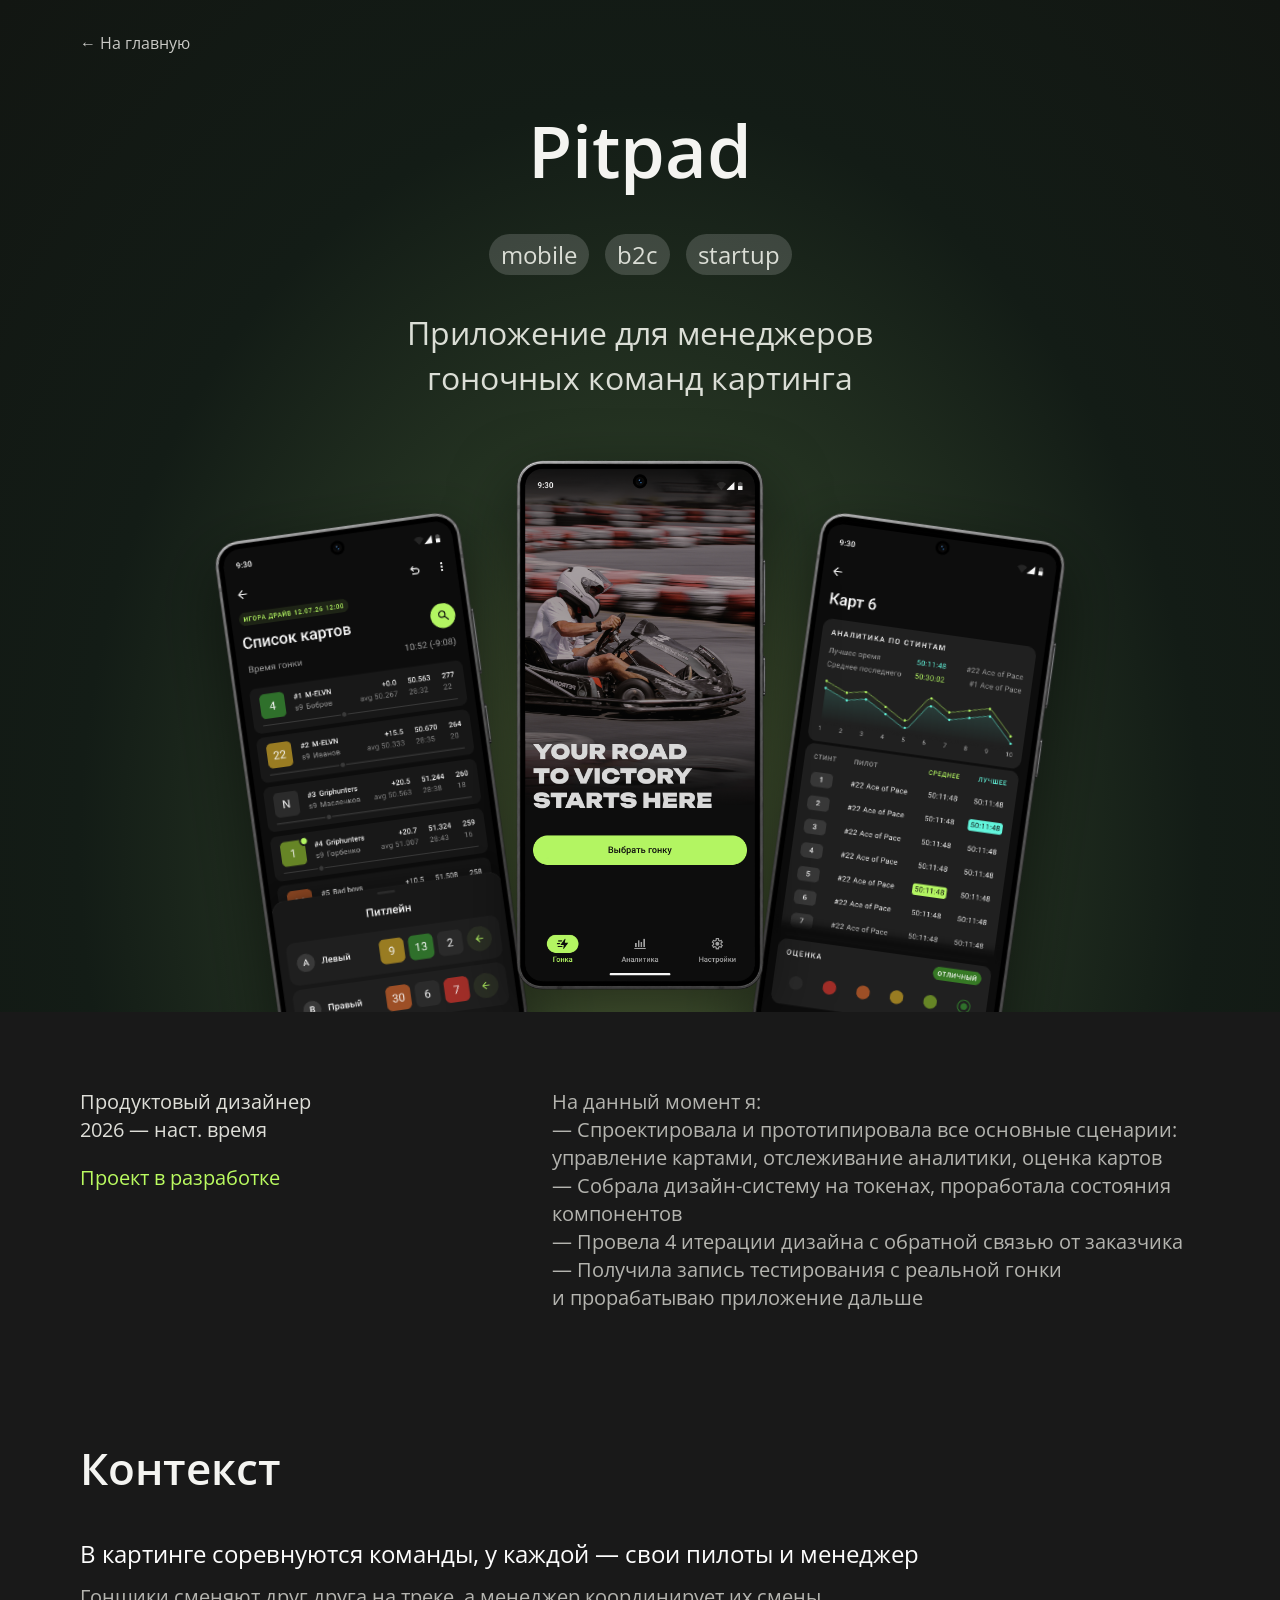
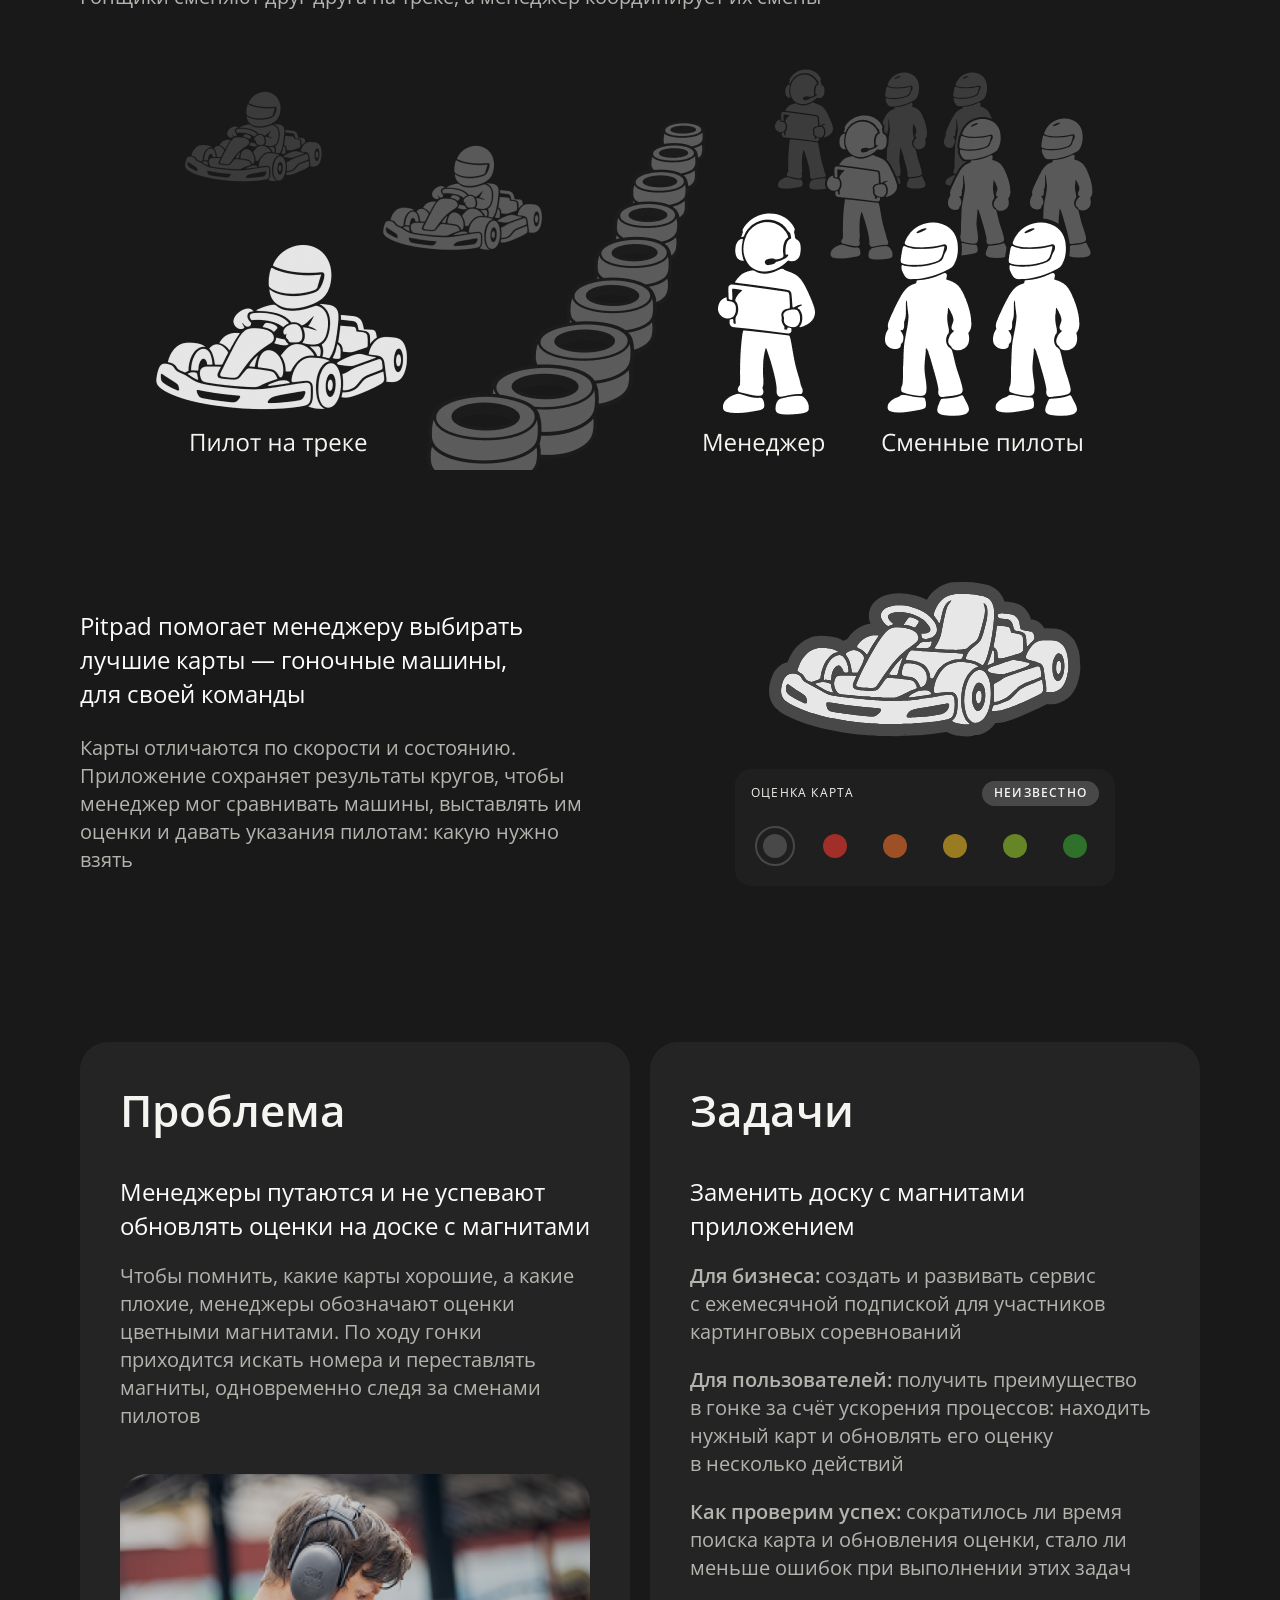
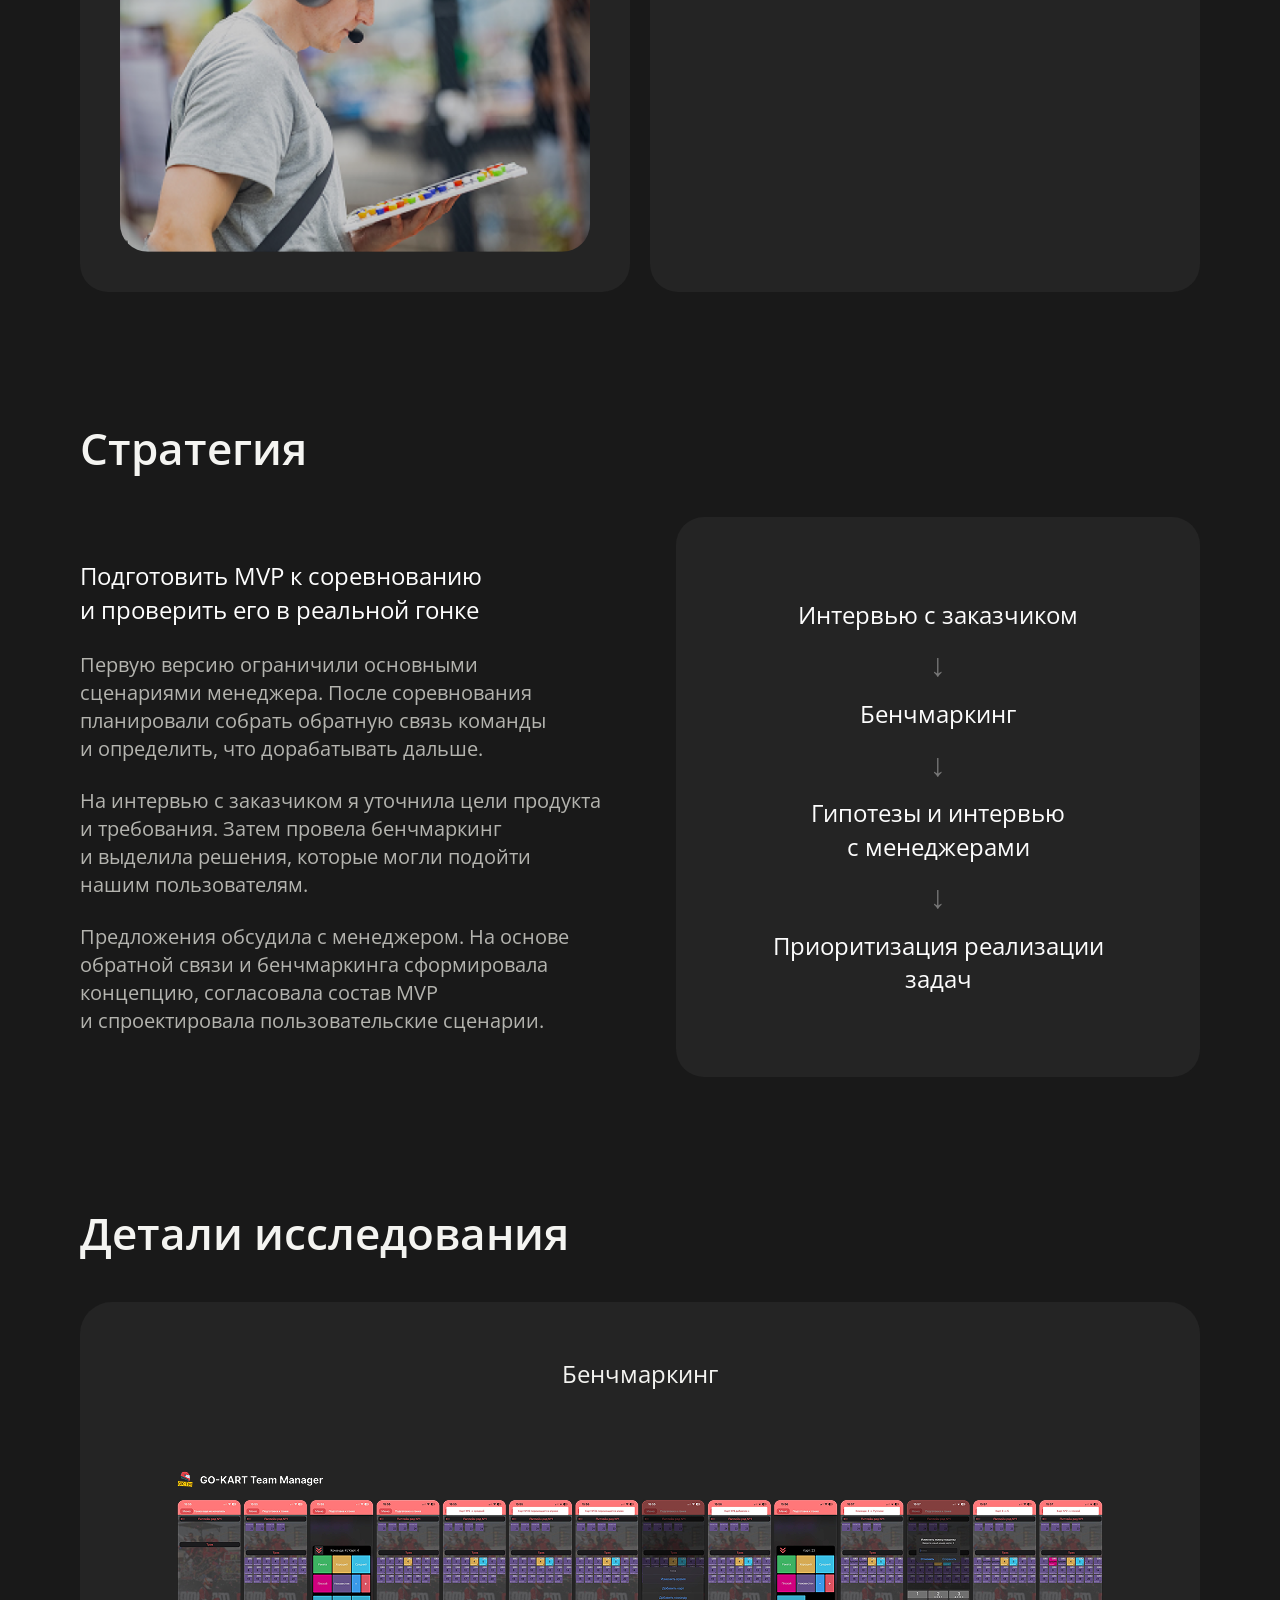
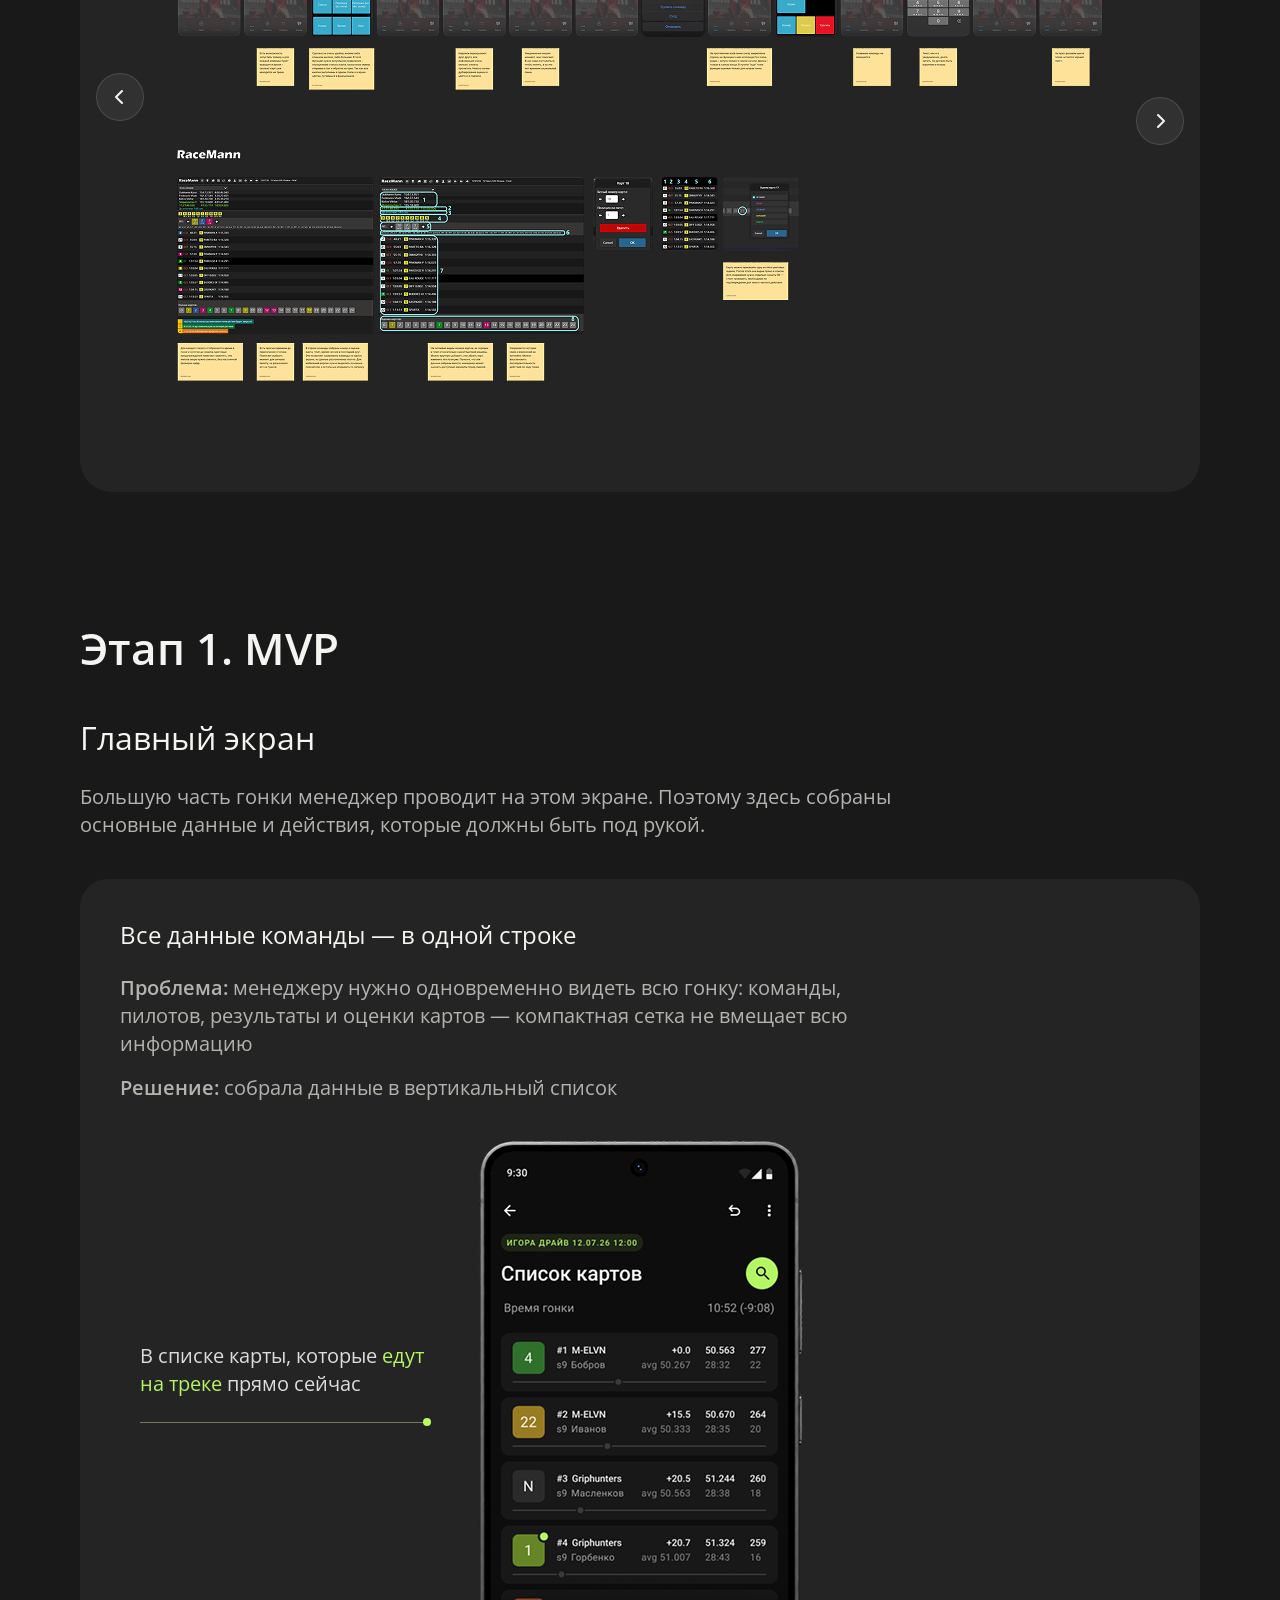
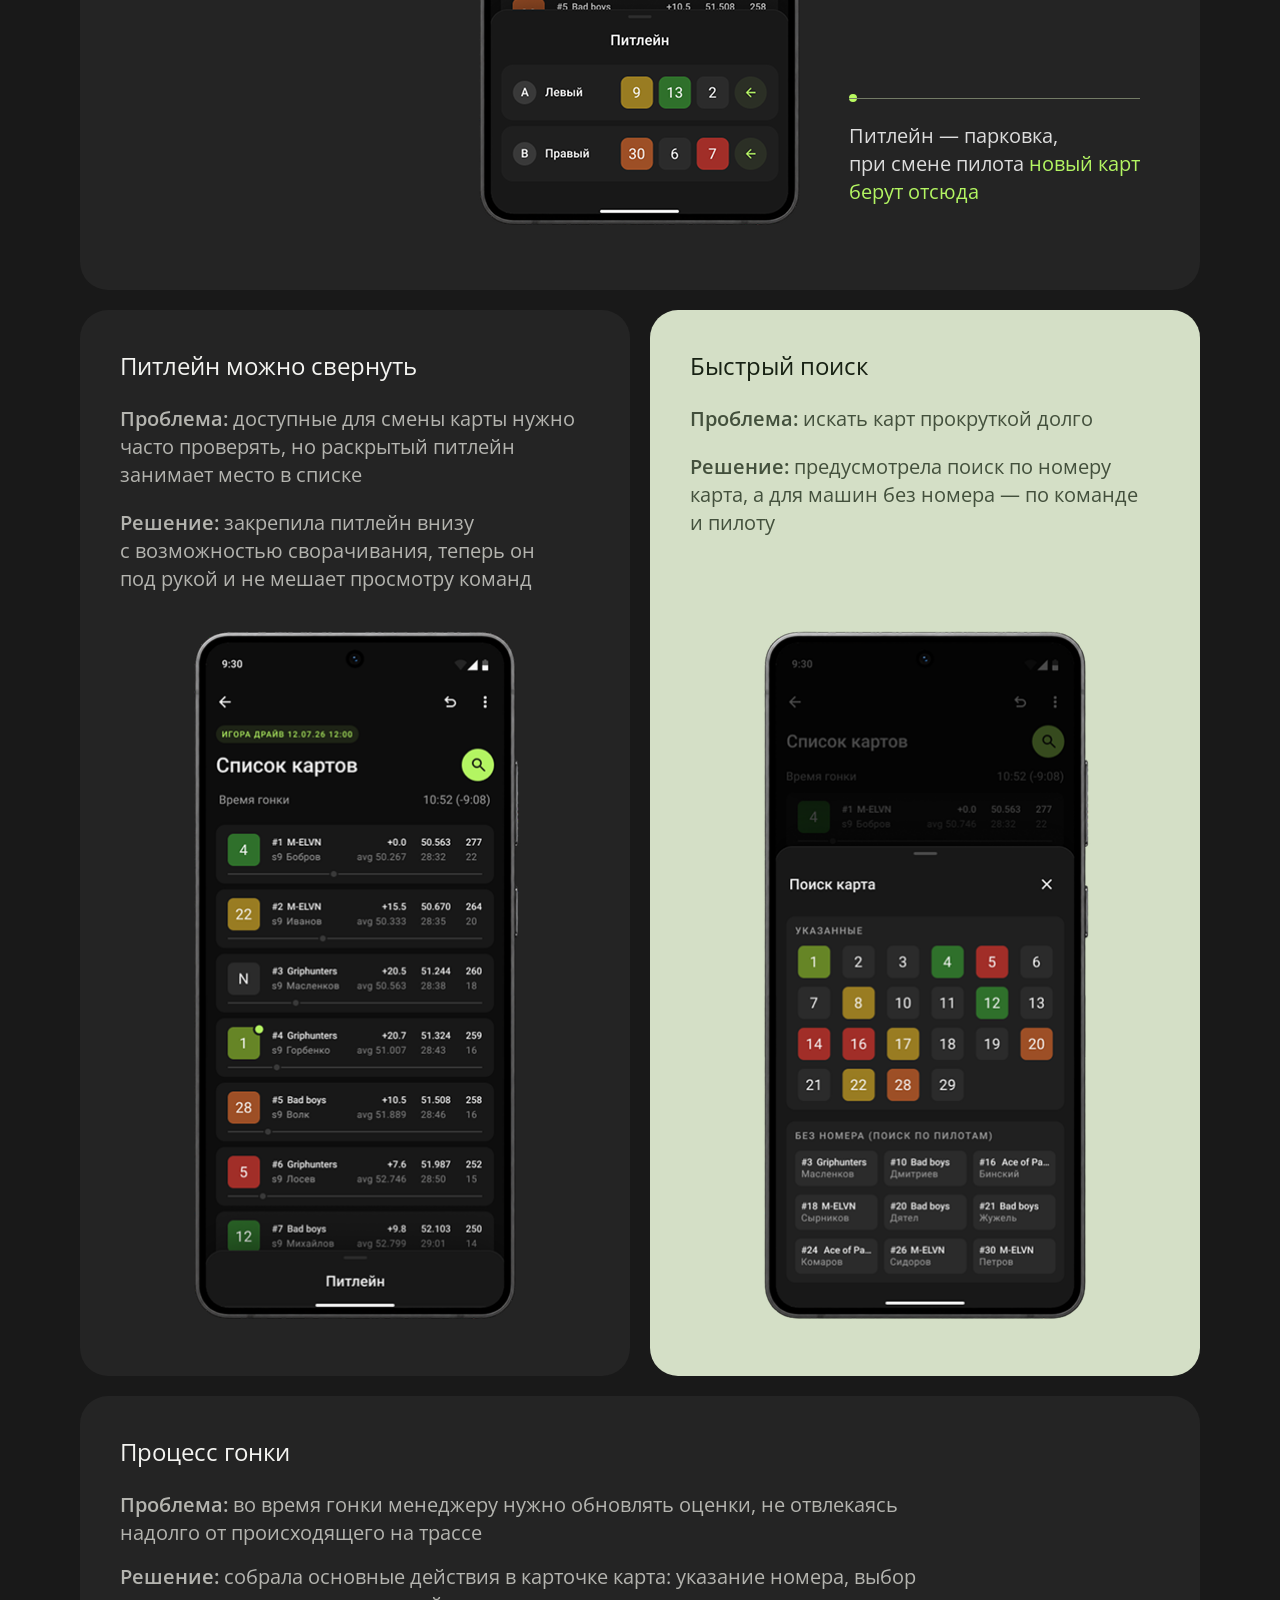
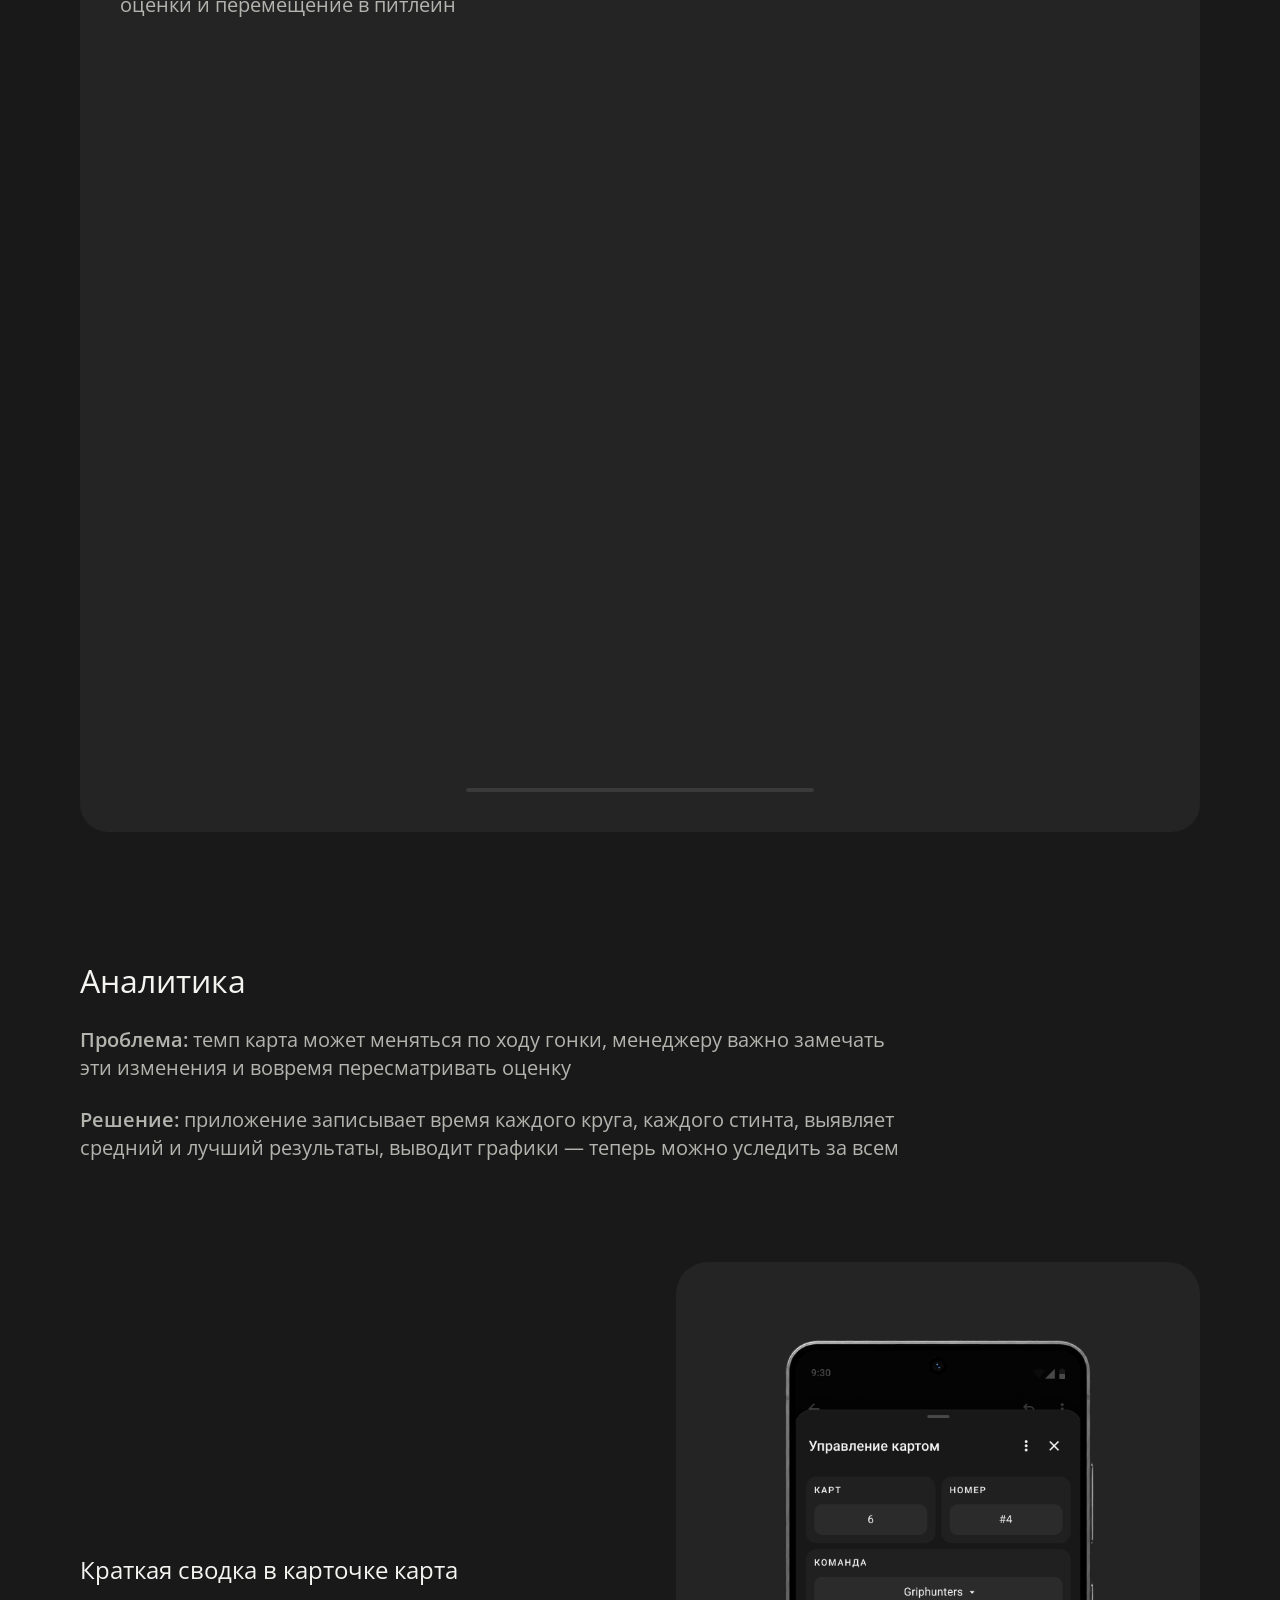
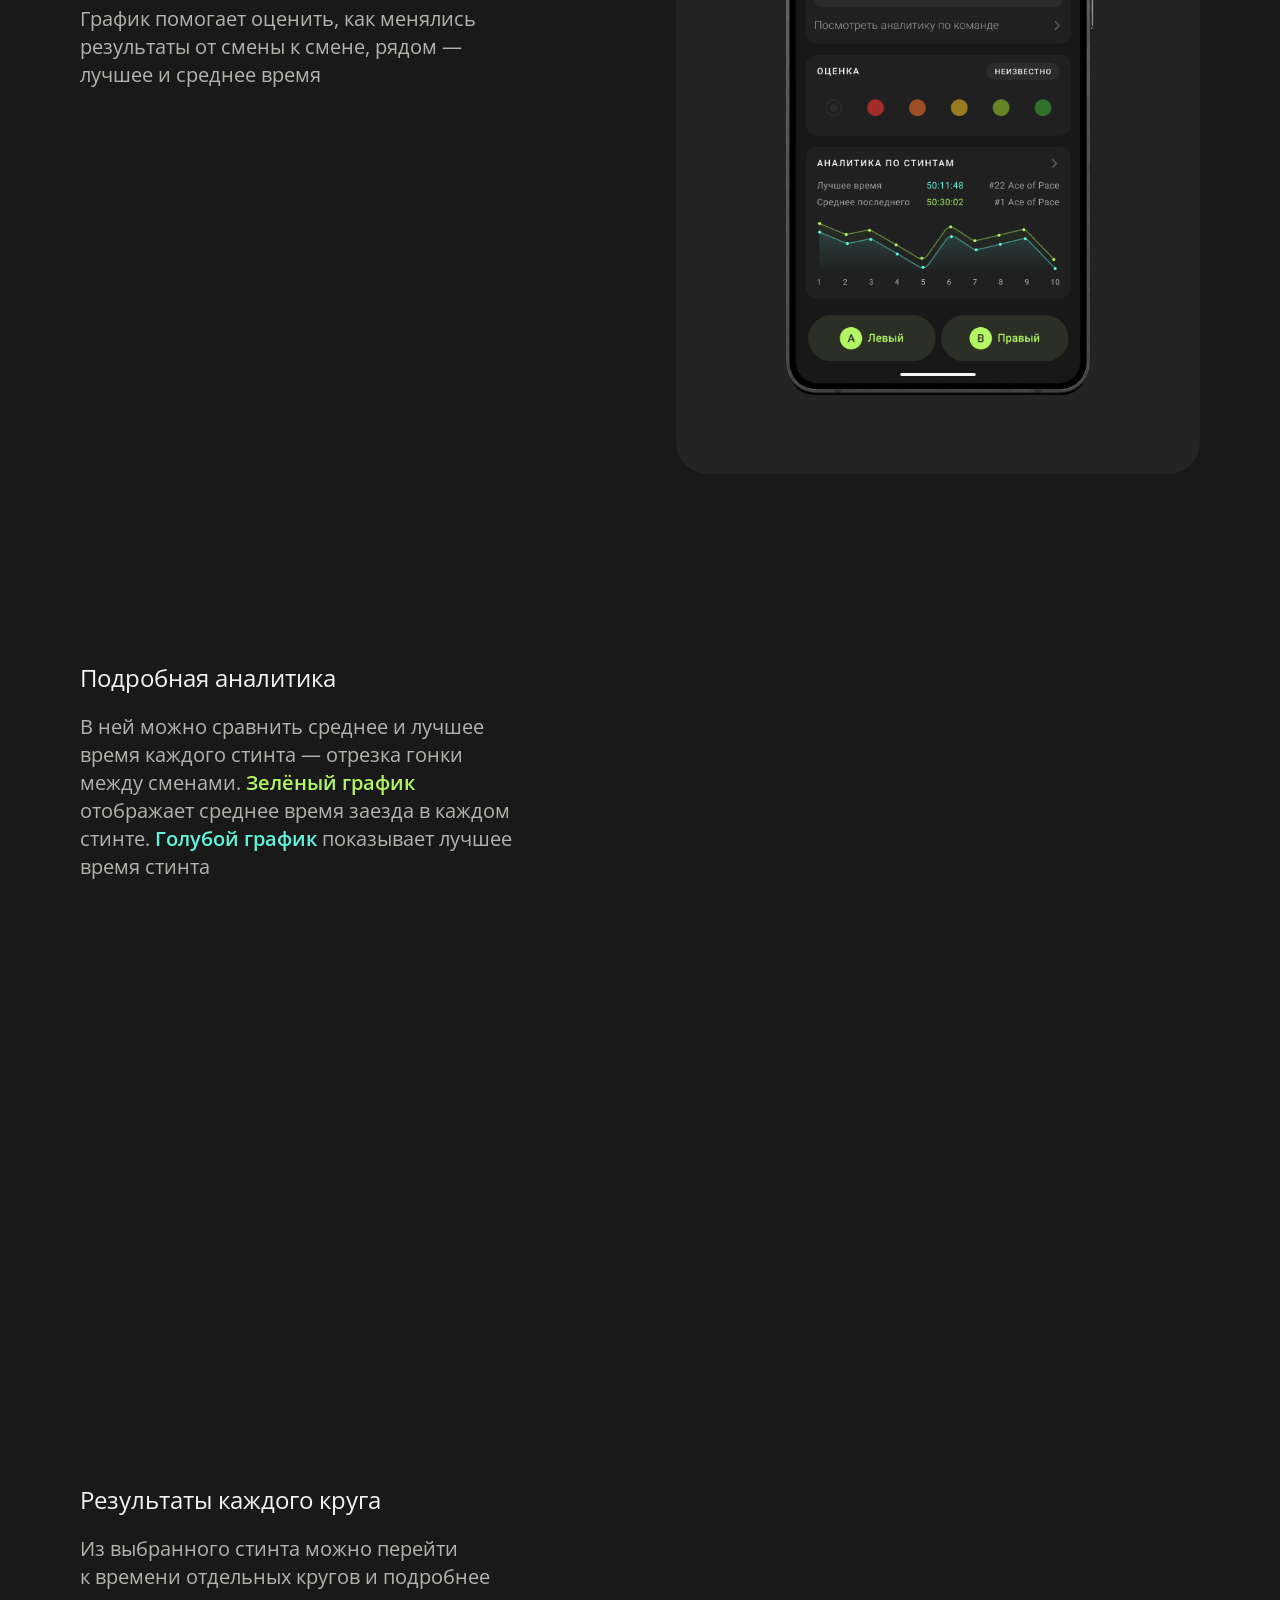
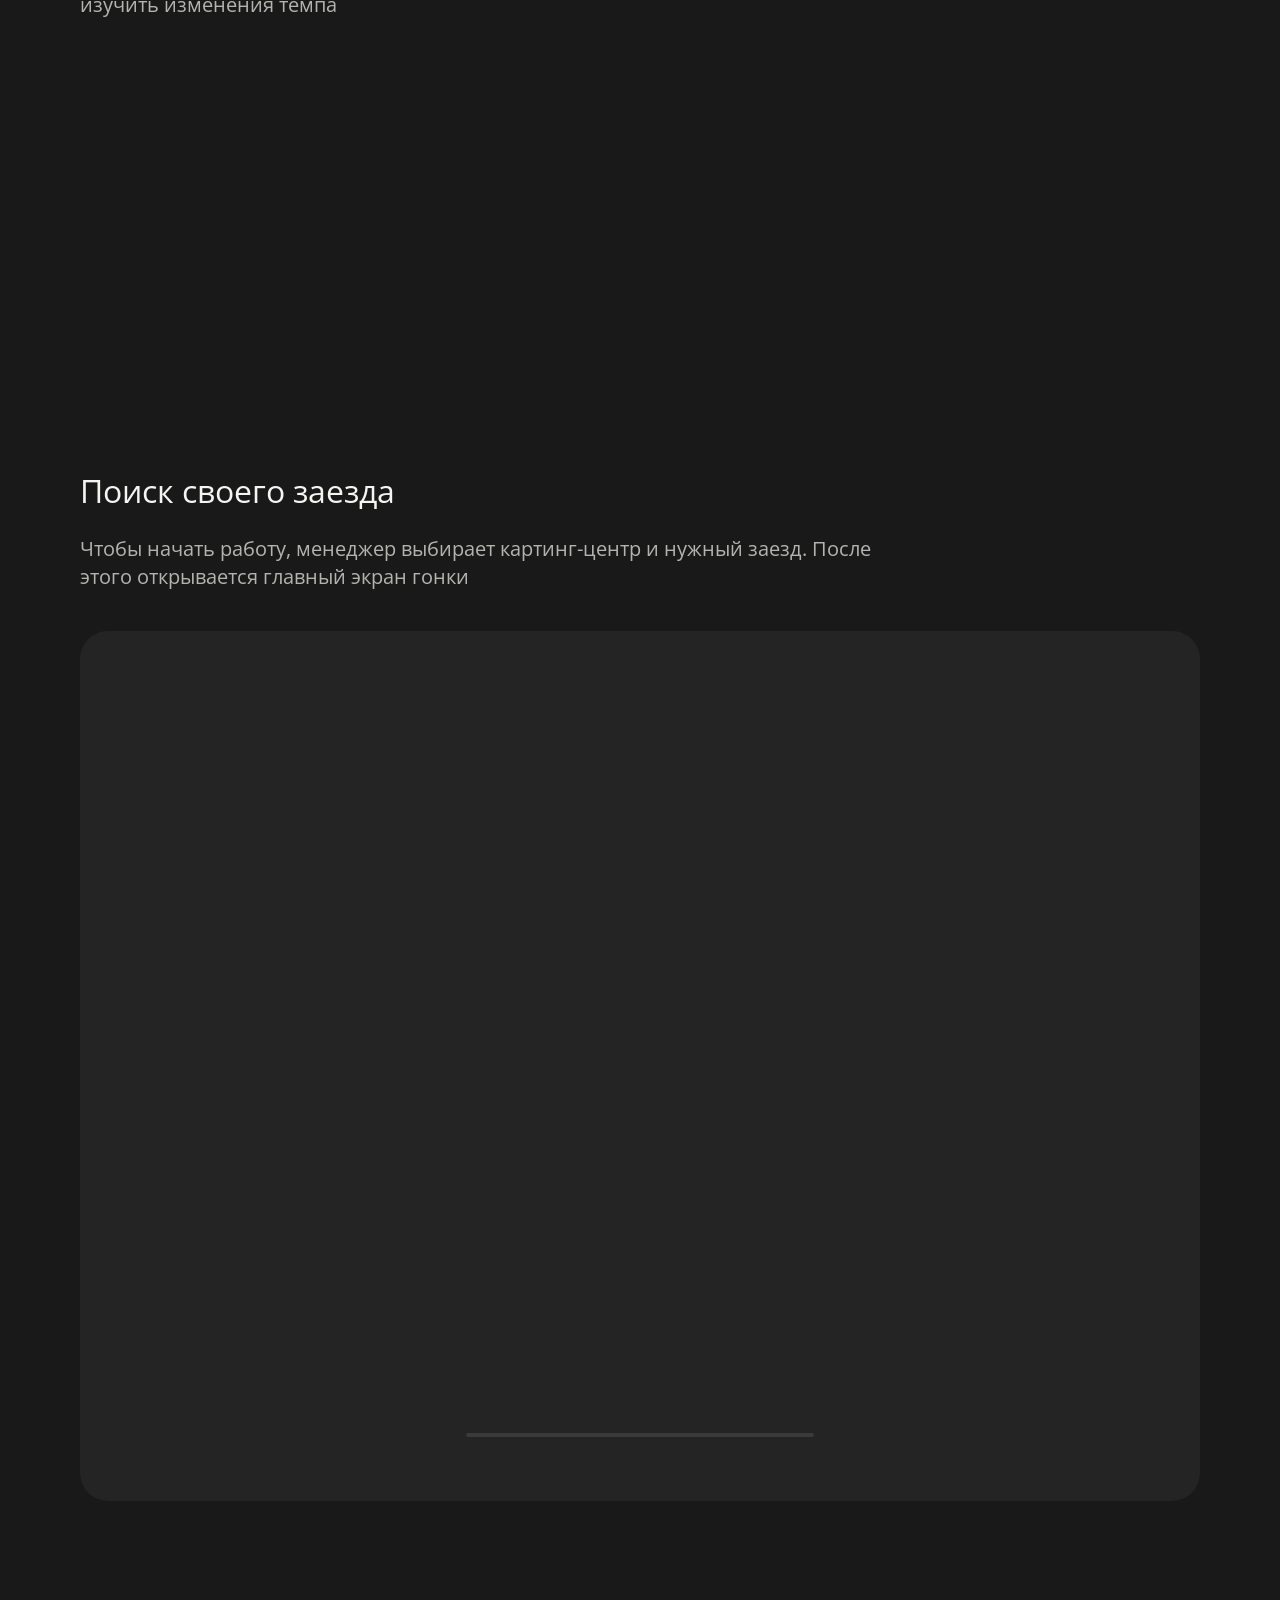
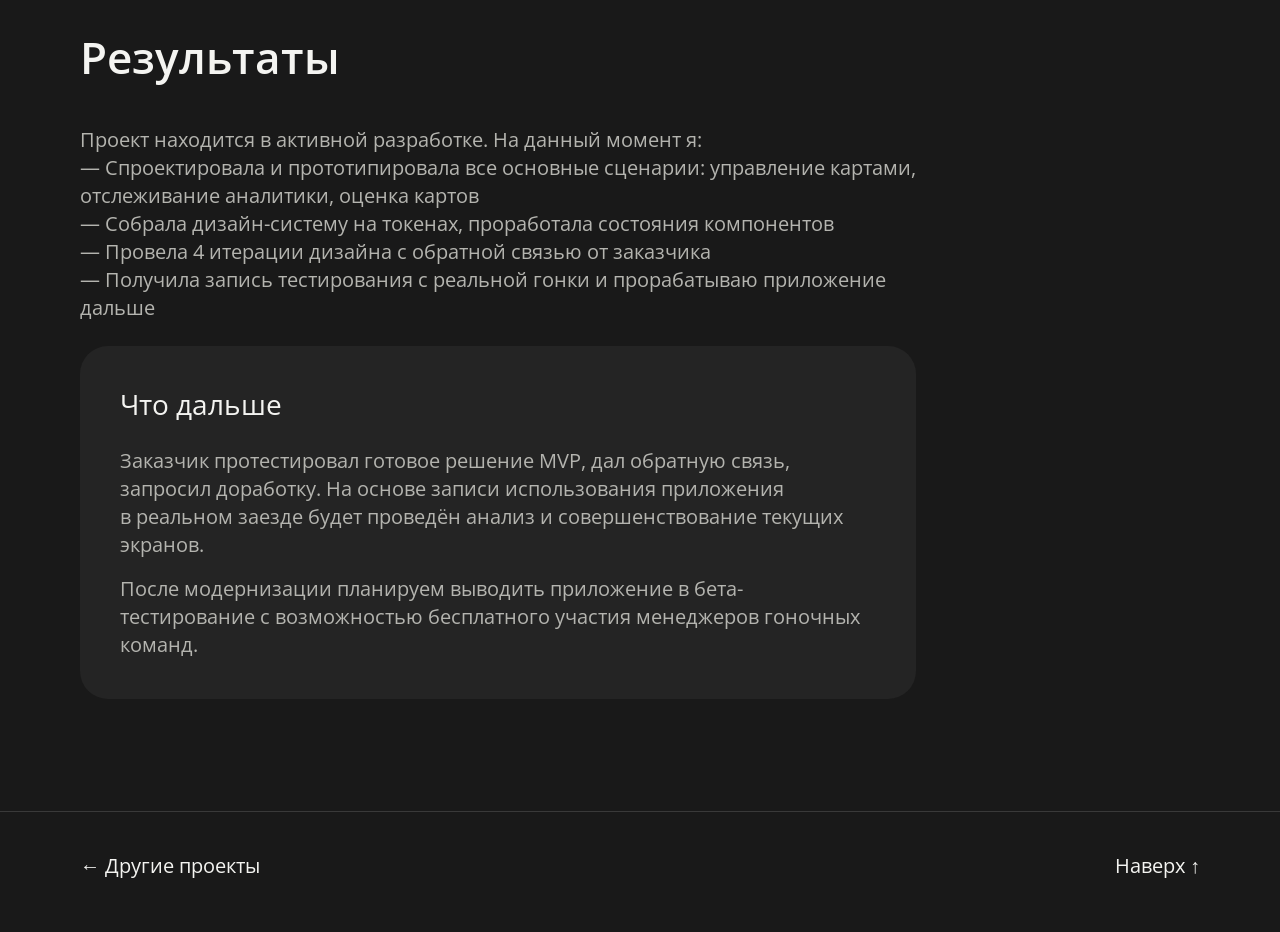
<file: pitboard/index.html>
<!doctype html><html lang="ru"><head>
<!-- Google Tag Manager -->
<script>(function(w,d,s,l,i){w[l]=w[l]||[];w[l].push({'gtm.start':
new Date().getTime(),event:'gtm.js'});var f=d.getElementsByTagName(s)[0],
j=d.createElement(s),dl=l!='dataLayer'?'&l='+l:'';j.async=true;j.src=
'https://www.googletagmanager.com/gtm.js?id='+i+dl;f.parentNode.insertBefore(j,f);
})(window,document,'script','dataLayer','GTM-NLCF2VC7');</script>
<!-- End Google Tag Manager -->
<meta charset="utf-8"><meta name="viewport" content="width=device-width,initial-scale=1"><title>Pitpad — Екатерина Стойилкович</title><meta name="description" content="Pitpad — приложение для менеджеров гоночных команд картинга. От исследования и MVP до тестирования на реальной гонке."><link rel="icon" type="image/png" sizes="16x16" href="../new_images/icon_16x16_portfolio.png"><style>@font-face{font-family:"Open Sans";font-style:normal;font-weight:400;font-display:swap;src:url([data-uri]) format("truetype");}
@font-face{font-family:"Open Sans";font-style:normal;font-weight:600;font-display:swap;src:url([data-uri]) format("truetype")}

:root{--bg:#191919;--panel:#242424;--text:#f4f4f1;--muted:#b4b4af;--lime:#bafb60;--grade-color:#484848;--width:1120px}
*{box-sizing:border-box}html{scroll-behavior:smooth;scroll-padding-top:32px}body{margin:0;background:var(--bg);color:var(--text);font-family:"Open Sans",Arial,sans-serif;-webkit-font-smoothing:antialiased}img{display:block;max-width:100%;height:auto}button,a{-webkit-tap-highlight-color:transparent}button{font:inherit;color:inherit;cursor:pointer}a{color:inherit;text-decoration:none}a:focus-visible,button:focus-visible,[tabindex]:focus-visible{outline:2px solid var(--lime);outline-offset:4px}button:disabled{cursor:default}p,h1,h2,h3,h4,figure{margin:0}p,li{font-size:20px;line-height:1.4;color:var(--muted)}h1,h2,h3,h4{line-height:1.3}h1{font-size:72px;font-weight:600}h2{font-size:44px;font-weight:600}h3{font-size:32px;font-weight:400}h4{font-size:24px;font-weight:400}strong{font-weight:600}.wrap{width:min(var(--width),calc(100% - 64px));margin-inline:auto}.section{margin-top:128px}.stack{display:flex;flex-direction:column;gap:24px}.section-heading{margin-bottom:40px}.lead{font-size:24px;color:#fdfdfd;line-height:1.4}.prose{max-width:836px}.two-col{display:grid;grid-template-columns:minmax(0,1fr) minmax(0,1fr);gap:72px;align-items:center}.two-col>*{min-width:0}.panel{background:var(--panel);border-radius:28px;padding:40px}.split-cards{display:grid;grid-template-columns:1fr 1fr;gap:20px;align-items:stretch}.split-cards>*{min-width:0}.back{font-size:16px;color:#c9c9c5;display:inline-block;padding-block:16px}.back:hover{color:var(--lime)}header{position:absolute;inset:16px 0 auto;z-index:3}.skip{position:fixed;top:8px;left:8px;z-index:10;padding:12px;background:var(--bg);transform:translateY(-200%)}.skip:focus{transform:none}
.hero{height:1012px;position:relative;overflow:hidden;text-align:center;background:radial-gradient(ellipse at 50% 84%,#647943 0,#455733 16%,#263523 32%,#131c16 62%,#121612 100%);padding-top:104px}.hero h1{margin-bottom:36px}.tags{display:flex;justify-content:center;gap:16px}.tags span{font-size:24px;line-height:1.4;padding:4px 12px;background:#ffffff29;border-radius:80px;color:#dbded6}.hero-subtitle{font-size:32px;color:#dbded6;margin:36px auto 0;max-width:600px}.hero-stage{height:580px;max-width:960px;margin:48px auto 0;position:relative}.launch-icon{position:absolute;top:200px;left:50%;transform:translateX(-50%);width:104px;height:104px;background:none;padding:0;border:0;border-radius:28px;transition:transform .4s,opacity .4s;z-index:2}.launch-icon img{border-radius:28px}.launch-icon.pressing{transform:translateX(-50%) scale(.92)}.hero-phones{position:absolute;inset:0;opacity:0;transform:translateY(64px) scale(.94);transition:opacity .8s,transform 1s cubic-bezier(.2,.7,.2,1)}.hero.launched .hero-phones{opacity:1;transform:none}.hero.launched .launch-icon{opacity:0;pointer-events:none}.hero-phone{position:absolute;width:28%;max-width:280px;filter:drop-shadow(0 24px 32px #0008)}.hero-phone:nth-child(1){left:8%;top:64px;transform:rotate(-8deg)}.hero-phone:nth-child(2){left:36%;top:0;z-index:1}.hero-phone:nth-child(3){right:8%;top:64px;transform:rotate(8deg)}
.intro{display:grid;grid-template-columns:360px minmax(0,1fr);gap:112px;margin-top:76px}.intro .role{color:#deded8}.status{color:var(--lime);margin-top:20px}.work-list{list-style:none;padding:0;margin:0}.work-list li:before{content:'— ';}.context-copy{margin-top:40px;gap:12px}.team-figure{margin-top:40px}.team-figure img{width:100%;aspect-ratio:1120/419;object-fit:contain}.value-row{margin-top:100px;grid-template-columns:minmax(0,1fr) 550px;gap:44px}.value-demo{height:344px;display:flex;flex-direction:column;align-items:center;justify-content:space-between;padding:12px 0 28px;--grade-color:#484848}.kart-art{flex:none;max-width:100%;height:auto}.kart-art>path[stroke]{stroke:var(--grade-color);transition:stroke .36s ease}.grade{background:#1f1f1f;border-radius:16px;width:380px;max-width:100%;padding:12px 16px 16px;position:relative}.grade-heading{display:flex;align-items:center;justify-content:space-between;gap:8px;font-size:12px;line-height:1.4;letter-spacing:1.2px;font-weight:500}.grade-label{border-radius:28px;padding:4px 12px;background:var(--grade-color);font-size:12px;line-height:1.4;letter-spacing:1.2px;color:#f6f6f6;transition:background .36s}.grade-radios{display:flex;justify-content:space-between;margin-top:16px;gap:4px}.grade-radios button{position:relative;width:48px;height:48px;flex:0 1 48px;border:0;padding:0;background:transparent;border-radius:50%;color:var(--color)}.grade-radios button:before{content:'';position:absolute;inset:4px;border:2px solid transparent;border-radius:50%;transition:border-color .3s,transform .3s}.grade-radios button[aria-checked=true]:before{border-color:var(--color)}.grade-radios button span{position:absolute;inset:12px;background:var(--color);border-radius:50%}.grade-radios button:hover:before{border-color:var(--color)}.grade-touch{position:absolute;width:32px;height:32px;border-radius:50%;border:1px solid #fffc;background:#fff3;opacity:0;pointer-events:none}.grade-touch.tapping{animation:tap .6s ease-in-out}@keyframes tap{0%{opacity:0;transform:scale(1.25)}20%,44%{opacity:1;transform:scale(.82)}100%{opacity:0;transform:scale(1.55)}}
.problem-card{display:flex;flex-direction:column;gap:20px}.problem-card>.stack{padding-top:16px;padding-bottom:24px;gap:20px}.problem-photo{margin-top:auto;border-radius:28px;overflow:hidden;aspect-ratio:478/384}.problem-photo img{width:100%;height:100%;object-fit:cover;object-position:center}.strategy-flow{min-height:560px;display:flex;flex-direction:column;align-items:center;justify-content:center;gap:12px;text-align:center}.strategy-flow p{font-size:24px;color:#fdfdfd;max-width:352px}.flow-arrow{font-size:32px;line-height:1.3;color:#777}
.research-shell{background:var(--panel);border-radius:32px;overflow:hidden;position:relative}.research-slides{min-height:772px}.research-slide{padding:56px 72px;display:none;min-height:772px;flex-direction:column;align-items:center;gap:32px;animation:slide-in .3s ease}.research-slide.is-active{display:flex}.research-slide h3{font-size:24px;text-align:center}.research-slide img{width:960px;max-width:100%;height:auto;object-fit:contain}.research-nav{display:flex;justify-content:center;align-items:center;gap:20px;padding:0 24px 24px}.research-arrow{display:grid;place-items:center;width:48px;height:48px;border:1px solid #ffffff20;background:#ffffff10;border-radius:50%;transition:background .2s}.research-arrow:hover{background:#ffffff24}.research-arrow svg{width:24px;height:24px}.research-count{font-size:16px;min-width:48px;text-align:center;color:var(--muted);font-variant-numeric:tabular-nums}.research-grid{width:100%;display:grid;grid-template-columns:minmax(0,750fr) minmax(0,200fr);gap:28px}.table-scroll{max-width:100%;overflow:auto;border-radius:12px}.research-table{border-collapse:separate;border-spacing:0;width:100%;font-size:16px;line-height:1.4;background:#383837;color:#f4f4f1;table-layout:fixed}.research-table th{background:#474746;text-align:left;font-weight:400}.research-table th,.research-table td{padding:20px 16px;border-right:1px solid #292929;border-bottom:1px solid #292929;vertical-align:top}.research-table p{font-size:16px;line-height:1.4;color:inherit}.research-table .yes{color:#65a64c}.research-table .no{color:#f05d58}.insights{display:flex;flex-direction:column;background:#383837;border-radius:12px;overflow:hidden}.insights h4{background:#474746;padding:20px 16px;font-size:16px}.insights p{font-size:16px;padding:20px 16px;color:var(--text)}.insights p+p{border-top:1px solid #292929}.plan-table{max-width:752px}.plan-table th:nth-child(1){width:26%}.plan-table th:nth-child(2){width:40%}@keyframes slide-in{from{opacity:.3;transform:translateY(8px)}to{opacity:1;transform:none}}
.mvp-heading{margin-bottom:40px}.feature-intro{margin-bottom:40px;gap:24px}.feature-panel{display:flex;flex-direction:column;gap:24px}.feature-panel .prose{max-width:796px}.feature-panel .stack{gap:16px}.showcase{position:relative;height:724px;margin-top:0}.showcase>img{position:absolute;left:50%;top:0;transform:translateX(-50%);width:348px;height:716px;object-fit:contain}.annotation{position:absolute;width:28%;font-size:20px;line-height:1.4;color:#ddd}.annotation.left{left:20px;top:216px}.annotation.right{right:20px;bottom:44px}.annotation em{font-style:normal;color:#b3f562}.annotation:after{content:'';display:block;width:100%;height:1px;background:#737b66;margin-top:24px}.annotation:before{content:'';position:absolute;right:0;bottom:-3px;width:8px;height:8px;border-radius:50%;background:var(--lime)}.annotation.right:after{position:absolute;top:-24px;margin:0}.annotation.right:before{top:-28px;left:0}.feature-pair{margin-top:20px}.feature-card{display:flex;flex-direction:column;gap:24px;overflow:hidden}.feature-card .stack{gap:20px}.feature-card>img{width:348px;height:auto;align-self:center;margin-top:auto}.feature-card.light{background:#d4dfc6;color:#172113}.feature-card.light p{color:#43503c}.process-panel{margin-top:20px}.video-stage{display:flex;justify-content:center;padding-top:8px}.case-video{width:348px;max-width:100%;position:relative}.case-video video{display:block;width:100%;height:auto;aspect-ratio:436/904;object-fit:contain}.video-timeline{height:4px;width:100%;margin-top:16px;background:#3a3a3a;border-radius:4px;overflow:hidden}.video-timeline-fill{display:block;width:100%;height:100%;background:#BAFB60;border-radius:inherit;transform:scaleX(0);transform-origin:left center}.video-card{padding:64px 40px;display:flex;justify-content:center}.analytics-story{display:grid;grid-template-columns:minmax(0,1fr) minmax(0,1fr);gap:72px;align-items:start}.story-step{min-height:780px;display:flex;justify-content:center;flex-direction:column;gap:20px;max-width:440px}.story-step:first-child{padding-top:60px}.story-visual{position:sticky;top:60px;margin-top:60px;height:812px;background:var(--panel);border-radius:32px;display:grid;place-items:center;padding:64px 40px}.story-visual img{grid-area:1/1;width:348px;max-height:684px;object-fit:contain;opacity:0;transition:opacity .5s}.story-visual img.is-active{opacity:1}.mobile-story-image{display:none}.results{max-width:836px}.results .next{margin-top:24px}.next h3{font-size:28px}.next p+p{margin-top:20px}.green{color:#b3f562;font-weight:600}.cyan{color:#62f5dc;font-weight:600}footer{margin-top:112px;border-top:1px solid #393939;padding:40px 0 52px}footer .wrap{display:flex;justify-content:space-between;gap:24px}footer a{font-size:20px;line-height:1.4}.reveal-ready{opacity:0;transform:translateY(24px);transition:opacity .7s ease,transform .7s ease}.reveal-ready.visible{opacity:1;transform:none}
@media(max-width:1100px){.two-col{gap:40px}.value-row{grid-template-columns:minmax(0,1fr) minmax(0,1fr)}.intro{grid-template-columns:280px minmax(0,1fr);gap:64px}.research-slide{padding:48px 40px}.annotation{font-size:16px;width:24%}.showcase>img{width:320px}.analytics-story{gap:40px}.story-visual{padding:40px 24px}.panel{padding:32px}}
@media(max-width:760px){.wrap{width:calc(100% - 40px)}p,li{font-size:16px}h1{font-size:56px}h2{font-size:32px}h3{font-size:24px}h4,.lead{font-size:20px}.section{margin-top:72px}.section-heading{margin-bottom:28px}.hero{height:820px;padding-top:100px}.hero h1{margin-bottom:24px}.tags{gap:12px}.tags span{font-size:16px;padding:4px 12px}.hero-subtitle{font-size:24px;max-width:340px;margin-top:28px;padding-inline:16px}.hero-stage{height:480px;margin-top:48px}.hero-phone{width:42%;max-width:none}.hero-phone:nth-child(1){left:-6%;top:64px;transform:rotate(-6deg)}.hero-phone:nth-child(2){left:29%;top:0}.hero-phone:nth-child(3){right:-6%;top:64px;transform:rotate(6deg)}.launch-icon{top:140px;width:88px;height:88px}.intro{grid-template-columns:1fr;gap:28px;margin-top:48px}.status{margin-top:12px}.two-col,.split-cards{grid-template-columns:1fr;gap:24px}.context-copy{margin-top:28px}.team-figure{margin-top:28px;overflow:hidden}.team-figure img{min-width:0}.value-row{margin-top:48px}.value-demo{height:324px;padding:12px 0 24px}.kart-art{width:280px}.grade{width:100%}.problem-card>.stack{padding-top:0;padding-bottom:8px}.panel{padding:24px;border-radius:28px}.problem-photo{width:100%}.strategy-flow{min-height:380px;padding:32px 20px}.strategy-flow p{font-size:20px}.research-slides,.research-slide{min-height:0}.research-slide{padding:28px 16px;gap:24px}.research-slide h3{font-size:20px}.research-slide[data-slide="0"]{min-height:320px;justify-content:center}.research-slide img{max-width:100%}.research-grid{grid-template-columns:1fr;gap:20px}.research-table{min-width:640px}.plan-table .research-table{min-width:600px}.insights p{padding:16px}.insights h4{padding:16px}.research-nav{padding:0 16px 20px}.research-shell{border-radius:28px}.feature-intro{margin-bottom:28px}.feature-panel{gap:20px}.showcase{display:flex;flex-direction:column;gap:24px;height:auto;align-items:center}.showcase>img{position:static;transform:none;width:min(348px,100%);height:auto;order:1}.annotation{position:static!important;width:100%;font-size:16px}.annotation.left{order:0}.annotation.right{order:2;align-self:stretch}.annotation:before,.annotation:after{display:none}.feature-card>img{width:min(348px,100%)}.feature-pair{margin-top:20px}.video-card{padding:32px 24px}.analytics-story{display:block}.story-step{min-height:0;max-width:none;padding:32px 0!important;gap:20px}.story-step:first-child{padding-top:0!important}.story-visual{display:none}.mobile-story-image{display:flex;justify-content:center;background:var(--panel);border-radius:28px;padding:32px 16px;margin-top:8px}.mobile-story-image img{width: min(348px,100%);height:auto}.next h3{font-size:24px}footer{margin-top:72px;padding:32px 0 40px}footer a{font-size:16px}}
@media(prefers-reduced-motion:reduce){html{scroll-behavior:auto}*,*:before,*:after{animation:none!important;transition:none!important}.reveal-ready{opacity:1;transform:none}}


/* Real Semibold, and carousel controls anchored to the card edges. */
.research-nav{min-height:0;padding:0}
.research-arrow{position:absolute;margin:0;top:50%;transform:translateY(-50%);display:flex;align-items:center;justify-content:center;padding:0;line-height:1;z-index:2}
.research-arrow.prev{left:16px}.research-arrow.next{right:16px}
.research-arrow svg{display:block;flex:none;width:24px;height:24px}
.research-count{display:block}
@media(max-width:760px){.research-slide{padding-inline:64px}.research-arrow{width:40px;height:40px}.research-arrow.prev{left:8px}.research-arrow.next{right:8px}}

.research-slide img.research-artifact{width:auto;max-width:100%;max-height:616px;height:auto;object-fit:contain}

/* Equal height for all research slides, including responsive layouts. */
.research-slides{display:grid;align-items:stretch}
.research-slide,.research-slide[hidden]{grid-area:1 / 1;display:flex;visibility:hidden;pointer-events:none;animation:none}
.research-slide.is-active{visibility:visible;pointer-events:auto;animation:slide-in .3s ease}

/* Mobile context crop and research controls below the card. */
@media(max-width:760px){
 .team-figure img{width:112%;max-width:none;margin-left:-6%}
 .research-shell{background:transparent;overflow:visible}
 .research-slides{background:var(--panel);border-radius:28px;overflow:hidden}
 .research-slide{padding-inline:16px}
 .research-nav{display:flex;justify-content:center;gap:20px;padding:16px 0 0;min-height:64px}
 .research-arrow{position:static;inset:auto;transform:none;width:48px;height:48px;flex:none}
}

@media(min-width:761px){
 .results .next{gap:0}
 .results .next h3{margin:0 0 24px}
 .results .next p{margin:0}
 .results .next p+p{margin-top:16px}
}
</style><!-- Google tag (gtag.js) -->
<script async src="https://www.googletagmanager.com/gtag/js?id=G-4KC687KHJP"></script>
<script>
  window.dataLayer = window.dataLayer || [];
  function gtag(){dataLayer.push(arguments);}
  gtag('js', new Date());
  gtag('config', 'G-4KC687KHJP');
</script>
</head><body>
<!-- Google Tag Manager (noscript) -->
<noscript><iframe src="https://www.googletagmanager.com/ns.html?id=GTM-NLCF2VC7"
height="0" width="0" style="display:none;visibility:hidden"></iframe></noscript>
<!-- End Google Tag Manager (noscript) -->

<a class="skip" href="#case">Перейти к кейсу</a><header><div class="wrap"><a class="back" href="../">← На главную</a></div></header>
<main id="case"><section class="hero" id="pitpad-intro"><h1>Pitpad</h1><div class="tags"><span>mobile</span><span>b2c</span><span>startup</span></div><p class="hero-subtitle">Приложение для менеджеров<br>гоночных команд картинга</p><div class="hero-stage"><button class="launch-icon" type="button" aria-label="Открыть Pitpad"><img src="../new_images/pitpad_iconflat.png" alt="Pitpad" class="" loading="lazy" decoding="async" width="104" height="104"></button><div class="hero-phones"><img src="../new_images/pitpad_tracking.png" alt="Отслеживание гонки" class="hero-phone" loading="lazy" decoding="async" ><img src="../new_images/pitpad_mainscreen.png" alt="Главный экран Pitpad" class="hero-phone" loading="lazy" decoding="async" ><img src="../new_images/pitpad_analytics.png" alt="Аналитика карта" class="hero-phone" loading="lazy" decoding="async" ></div></div></section>
<div class="wrap">
<div class="intro"><div><p class="role">Продуктовый дизайнер<br>2026 — наст. время</p><p class="status">Проект в разработке</p></div><div><p>На данный момент я:</p><ul class="work-list"><li>Спроектировала и прототипировала все основные сценарии: управление картами, отслеживание аналитики, оценка картов</li><li>Собрала дизайн-систему на токенах, проработала состояния компонентов</li><li>Провела 4 итерации дизайна с обратной связью от заказчика</li><li>Получила запись тестирования с реальной гонки и прорабатываю приложение дальше</li></ul></div></div>
<section class="section context" aria-labelledby="context-title" id="pitpad-context"><h2 id="context-title">Контекст</h2><div class="stack context-copy"><p class="lead">В картинге соревнуются команды, у каждой — свои пилоты и менеджер</p><p>Гонщики сменяют друг друга на треке, а менеджер координирует их смены</p></div><figure class="team-figure"><img src="../new_images/pitpad_team.png" alt="Пилот на треке, менеджер и сменные пилоты одной гоночной команды" class="" loading="lazy" decoding="async" width="1120" height="419"></figure><div class="two-col value-row"><div class="stack"><p class="lead">Pitpad помогает менеджеру выбирать лучшие карты — гоночные машины, для своей команды</p><p>Карты отличаются по скорости и состоянию. Приложение сохраняет результаты кругов, чтобы менеджер мог сравнивать машины, выставлять им оценки и давать указания пилотам: какую нужно взять</p></div><div class="value-demo"><svg class="kart-art" role="img" aria-label="Карт с цветом выбранной оценки" width="312" height="155" viewBox="0 0 312 155" fill="none" xmlns="http://www.w3.org/2000/svg" xmlns:xlink="http://www.w3.org/1999/xlink">
<use xlink:href="#stroke0_389_11191" fill="#E7E7E7"/>
<mask id="stroke1_389_11191" maskUnits="userSpaceOnUse" x="0" y="-0.999023" width="312" height="156" fill="black">
<rect fill="white" y="-0.999023" width="312" height="156"/>
<use xlink:href="#stroke0_389_11191"/>
</mask>
<path d="M185.264 12.2114C186.833 12.001 190.233 11.9484 195.465 12.0536C200.696 12.1588 204.986 12.4743 208.334 13.0003C211.682 13.5263 213.984 13.9996 215.239 14.4204C216.495 14.8412 217.646 15.3671 218.692 15.9983C219.738 16.6294 220.659 17.3973 221.454 18.302C222.229 19.1856 222.93 20.3637 223.557 21.8364C224.185 23.3091 224.604 24.7292 224.813 26.0967C225.022 27.4642 225.127 29.7258 225.127 32.8816C225.127 36.0373 224.813 40.245 224.185 45.5046C223.557 50.7642 222.668 56.0764 221.517 61.4411C220.366 66.8059 219.32 70.9084 218.378 73.7486C217.437 76.5888 216.704 78.5348 216.181 79.5867C215.658 80.6387 215.239 81.4276 214.926 81.9535C214.612 82.4795 214.277 82.8687 213.921 83.1212C213.544 83.3947 212.885 83.1633 211.944 82.4269C211.002 81.6906 209.851 81.0068 208.491 80.3757C207.131 79.7445 205.404 79.166 203.312 78.64C201.219 78.114 199.545 77.7985 198.29 77.6933C197.034 77.5881 196.595 76.8307 196.971 75.4211C197.327 73.9905 197.871 72.6441 198.604 71.3818C199.336 70.1195 200.257 68.8782 201.366 67.658C202.454 66.4588 204.274 64.8809 206.827 62.9244C209.401 60.9888 211.107 59.1795 211.944 57.4964C212.781 55.8134 213.827 52.7102 215.082 48.187C216.338 43.6637 217.227 40.0872 217.75 37.4574C218.274 34.8276 218.483 32.1978 218.378 29.568C218.274 26.9382 218.012 25.2026 217.594 24.361C217.175 23.5195 216.62 22.7621 215.93 22.0889C215.26 21.3946 214.842 21.079 214.674 21.1421C214.528 21.1842 214.716 21.889 215.239 23.2565C215.763 24.624 216.024 26.3071 216.024 28.3057C216.024 30.3044 215.815 32.303 215.396 34.3016C214.978 36.3003 214.141 39.6138 212.885 44.2423C211.63 48.8707 210.583 52.2895 209.746 54.4985C208.909 56.7075 208.041 58.2117 207.141 59.0112C206.262 59.7896 205.038 60.7048 203.469 61.7567C201.899 62.8086 200.33 64.1761 198.761 65.8592C197.191 67.5423 191.28 68.1734 181.026 67.7527C170.773 67.3319 165.562 66.9848 165.395 66.7113C165.248 66.4588 165.646 65.6488 166.587 64.2813C167.529 62.9138 168.471 61.2308 169.412 59.2321C170.354 57.2335 171.034 55.603 171.453 54.3407C171.871 53.0784 172.604 49.6597 173.65 44.0845C174.696 38.5093 175.638 34.0913 176.475 30.8303C177.312 27.5694 177.94 25.4655 178.358 24.5188C178.777 23.5721 179.614 22.3098 180.869 20.7319C182.125 19.154 182.512 18.3861 182.031 18.4282C181.57 18.4913 180.974 18.7333 180.241 19.154C179.509 19.5748 178.745 20.1744 177.95 20.9528C177.176 21.7523 176.423 22.8357 175.69 24.2032C174.958 25.5707 174.33 27.1486 173.807 28.9369C173.284 30.7251 172.635 33.5337 171.861 37.3627C171.066 41.2127 170.333 42.3699 169.664 40.8341C168.973 39.3193 167.948 37.7204 166.587 36.0373C165.227 34.3542 164.6 33.1445 164.704 32.4082C164.809 31.6718 165.123 30.5673 165.646 29.0947C166.169 27.622 166.954 25.9389 168 24.0454C169.046 22.152 170.375 20.3848 171.986 18.7438C173.618 17.1238 175.167 15.8931 176.632 15.0515C178.097 14.21 179.509 13.5789 180.869 13.1581C182.229 12.7373 183.694 12.4217 185.264 12.2114ZM123.742 23.7299C125.521 23.4143 127.614 23.2565 130.02 23.2565C132.427 23.2565 134.467 23.3617 136.141 23.5721C137.815 23.7825 140.169 24.3084 143.203 25.15C146.237 25.9915 148.644 26.833 150.423 27.6746C152.201 28.5161 153.771 29.3576 155.131 30.1992C156.491 31.0407 157.694 31.8822 158.74 32.7238C159.787 33.5653 161.021 34.754 162.444 36.2898C163.846 37.8045 164.966 39.2457 165.803 40.6132C166.64 41.9806 167.215 43.243 167.529 44.4001C167.843 45.5572 168 46.6617 168 47.7136C168 48.7655 167.843 49.7122 167.529 50.5538C167.215 51.3953 166.713 52.2158 166.023 53.0153C165.353 53.7937 164.6 54.4459 163.763 54.9718C162.926 55.4978 161.565 55.9712 159.682 56.3919C157.799 56.8127 156.177 56.9705 154.817 56.8653C153.457 56.7601 152.672 55.8134 152.463 54.0251C152.253 52.2369 152.201 51.3953 152.306 51.5005C152.41 51.6057 153.3 51.6057 154.974 51.5005C156.648 51.3953 157.956 51.1323 158.897 50.7116C159.839 50.2908 160.435 49.9016 160.686 49.5439C160.959 49.1652 161.147 48.7129 161.251 48.187C161.356 47.661 161.304 47.0299 161.095 46.2935C160.885 45.5572 160.362 44.6104 159.525 43.4533C158.688 42.2962 157.882 41.2759 157.108 40.3922C156.313 39.4876 155.288 38.5619 154.032 37.6152C152.777 36.6685 150.998 35.6165 148.696 34.4594C146.394 33.3023 144.354 32.4608 142.575 31.9348C140.797 31.4089 138.966 30.9881 137.082 30.6725C135.199 30.357 132.95 30.1992 130.334 30.1992C127.718 30.1992 125.73 30.357 124.37 30.6725C123.01 30.9881 121.891 31.4299 121.012 31.9979C120.112 32.587 119.557 33.0919 119.348 33.5127C119.139 33.9335 119.034 34.3542 119.034 34.775C119.034 35.1958 119.243 35.8269 119.662 36.6685C120.08 37.51 120.53 38.2253 121.012 38.8144C121.472 39.3824 122.246 40.1187 123.334 41.0234C124.443 41.907 124.443 42.4751 123.334 42.7275C122.246 43.001 121.231 43.3481 120.29 43.7689C119.348 44.1897 118.27 43.9057 117.057 42.9169C115.864 41.907 114.797 40.6658 113.855 39.1931C112.913 37.7204 112.338 36.6685 112.129 36.0373C111.919 35.4062 111.815 34.6172 111.815 33.6705C111.815 32.7238 111.919 31.9348 112.129 31.3037C112.338 30.6725 112.652 30.0414 113.07 29.4102C113.489 28.7791 114.085 28.1269 114.86 27.4537C115.655 26.7594 116.889 26.0441 118.563 25.3077C120.237 24.5714 121.964 24.0454 123.742 23.7299ZM228.579 33.5127C228.684 31.7244 230.777 31.0407 234.857 31.4615C238.938 31.8822 241.606 32.2504 242.861 32.566C244.117 32.8816 245.111 33.2497 245.843 33.6705C246.575 34.0913 247.381 34.9012 248.26 36.1004C249.16 37.3206 249.767 38.4567 250.08 39.5086C250.394 40.5606 250.656 41.8755 250.865 43.4533C251.074 45.0312 251.315 46.1568 251.587 46.83C251.838 47.5243 253.638 48.1344 256.986 48.6603C260.334 49.1863 262.165 49.5019 262.479 49.6071C262.793 49.7122 263.18 50.0068 263.64 50.4907C264.121 50.9535 264.519 51.6057 264.833 52.4472C265.147 53.2888 265.356 54.3407 265.461 55.603C265.565 56.8653 264.854 58.1486 263.326 59.453C261.82 60.7784 260.491 62.1249 259.34 63.4924C258.189 64.8599 257.53 63.829 257.363 60.3997C257.216 56.9915 256.986 54.8141 256.672 53.8673C256.358 52.9206 255.919 52.1527 255.354 51.5636C254.768 50.9956 254.266 50.6064 253.847 50.396C253.429 50.1856 252.382 49.87 250.708 49.4493C249.034 49.0285 247.674 48.7655 246.628 48.6603C245.581 48.5551 244.765 47.2087 244.179 44.621C243.614 42.0543 242.84 40.266 241.857 39.2562C240.852 38.2674 239.984 37.6678 239.251 37.4574C238.519 37.247 236.531 36.984 233.288 36.6685C230.044 36.3529 228.475 35.301 228.579 33.5127ZM139.845 35.4693C140.305 35.1116 141.32 35.1432 142.889 35.5639C144.459 35.9847 145.767 36.4581 146.813 36.984C147.859 37.51 148.675 38.0149 149.261 38.4988C149.826 38.9616 150.056 39.4034 149.952 39.8242C149.847 40.245 149.272 41.2443 148.225 42.8222C147.179 44.4001 146.583 45.2731 146.436 45.4415C146.269 45.5887 145.924 45.6098 145.4 45.5046C144.877 45.3994 143.988 45.0838 142.732 44.5578C141.477 44.0319 139.907 43.6111 138.024 43.2955C136.141 42.98 135.115 42.7485 134.948 42.6013C134.802 42.433 135.461 41.2969 136.926 39.1931C138.39 37.0892 139.363 35.848 139.845 35.4693ZM227.858 43.8636C228.025 43.5901 229.992 43.6637 233.759 44.0845C237.525 44.5053 239.701 44.9576 240.287 45.4415C240.852 45.9043 241.292 46.8195 241.606 48.187C241.919 49.5545 242.15 50.3224 242.296 50.4907C242.464 50.6379 243.803 50.922 246.314 51.3427C248.825 51.7635 250.394 52.0791 251.022 52.2894C251.65 52.4998 252.194 52.847 252.654 53.3308C253.136 53.7937 253.481 54.2881 253.69 54.8141C253.899 55.34 254.004 56.129 254.004 57.1809C254.004 58.2328 254.056 58.8113 254.161 58.9165C254.266 59.0217 254.318 60.547 254.318 63.4924C254.318 66.4378 254.266 68.0682 254.161 68.3838C254.056 68.6994 253.763 69.1517 253.282 69.7408C252.822 70.3088 251.566 70.94 249.515 71.6342C247.486 72.3075 244.41 73.2963 240.287 74.6006C236.144 75.9261 233.152 76.5572 231.31 76.4941C229.49 76.452 228.579 75.5894 228.579 73.9064C228.579 72.2233 228.475 70.961 228.266 70.1195C228.056 69.2779 227.847 68.6468 227.638 68.226C227.429 67.8052 226.979 67.2582 226.288 66.585C225.618 65.8908 225.095 65.47 224.719 65.3227C224.363 65.1544 224.447 63.9657 224.97 61.7567C225.493 59.5477 226.068 56.4445 226.696 52.4472C227.324 48.4499 227.638 46.0831 227.638 45.3468C227.638 44.6104 227.711 44.116 227.858 43.8636ZM123.742 45.8202C124.893 45.5046 126.777 45.3468 129.392 45.3468C132.008 45.3468 134.362 45.5572 136.455 45.9779C138.547 46.3987 140.169 46.8195 141.32 47.2402C142.471 47.661 143.569 48.187 144.616 48.8181C145.662 49.4493 146.478 50.0489 147.064 50.6169C147.629 51.206 148.173 52.0265 148.696 53.0784C149.219 54.1303 149.481 55.0244 149.481 55.7608C149.481 56.4971 149.324 57.2335 149.01 57.9698C148.696 58.7062 148.152 59.4741 147.378 60.2735C146.583 61.0519 144.249 62.8612 140.378 65.7014C136.507 68.5416 133.19 71.2976 130.428 73.9695C127.645 76.6624 125.103 79.4815 122.801 82.4269C120.499 85.3723 117.496 89.601 113.792 95.113C110.068 100.646 108.048 103.623 107.734 104.044C107.421 104.465 107.002 104.833 106.479 105.148C105.956 105.464 104.909 105.727 103.34 105.937C101.771 106.148 100.934 106.2 100.829 106.095C100.724 105.99 99.4688 105.885 97.0624 105.779C94.6559 105.674 92.5634 105.464 90.7847 105.148C89.006 104.833 87.9284 104.496 87.5517 104.138C87.196 103.76 87.0181 103.36 87.0181 102.939C87.0181 102.519 87.8028 100.52 89.3722 96.9434C90.9416 93.3669 92.668 89.7377 94.5513 86.056C96.4346 82.3743 98.4748 78.5348 100.672 74.5375C102.869 70.5402 105.119 66.7007 107.421 63.019C109.722 59.3373 111.763 56.3393 113.541 54.0251C115.32 51.7109 116.701 50.112 117.684 49.2284C118.689 48.3237 119.662 47.6084 120.604 47.0825C121.545 46.5565 122.592 46.1357 123.742 45.8202ZM101.614 53.7095C103.078 53.394 104.805 53.2362 106.793 53.2362C108.781 53.2362 109.796 53.3098 109.837 53.4571C109.9 53.6254 108.728 55.4978 106.322 59.0743C103.915 62.6508 101.98 65.8066 100.515 68.5416C99.0503 71.2766 98.2446 72.6651 98.0982 72.7072C97.9308 72.7703 97.4809 72.3811 96.7485 71.5396C96.0161 70.698 95.1791 69.8565 94.2374 69.015C93.2958 68.1734 91.8624 67.3634 89.9372 66.585C87.9911 65.7856 87.5412 64.5969 88.5875 63.019C89.6338 61.4411 90.8579 60 92.2599 58.6956C93.6829 57.3702 95.2314 56.2867 96.9054 55.4452C98.5795 54.6037 100.149 54.0251 101.614 53.7095ZM270.797 58.7587C272.052 58.4432 274.563 58.2854 278.33 58.2854C282.097 58.2854 284.555 58.3906 285.706 58.601C286.857 58.8113 287.956 59.1269 289.002 59.5477C290.048 59.9685 291.22 60.7784 292.517 61.9776C293.836 63.1978 294.704 64.1235 295.123 64.7547C295.541 65.3858 296.064 66.4378 296.692 67.9104C297.32 69.3831 297.843 71.0136 298.262 72.8019C298.68 74.5901 298.942 76.6414 299.046 78.9556C299.151 81.2698 299.255 82.4795 299.36 82.5847C299.465 82.6899 299.465 83.847 299.36 86.056C299.255 88.2651 298.837 90.8949 298.105 93.9454C297.372 96.996 296.535 99.4154 295.594 101.204C294.652 102.992 293.731 104.391 292.831 105.401C291.952 106.39 290.728 107.357 289.159 108.304C287.589 109.251 286.072 109.829 284.608 110.04C283.143 110.25 281.49 110.324 279.648 110.261C277.828 110.219 276.97 110.092 277.074 109.882C277.179 109.672 277.231 108.567 277.231 106.568C277.231 104.57 276.97 102.15 276.447 99.3102C275.923 96.47 275.505 93.6298 275.191 90.7897C274.877 87.9495 274.511 86.0034 274.093 84.9515C273.674 83.8996 272.868 82.8687 271.676 81.8589C270.462 80.8701 267.532 79.8182 262.887 78.7031C258.22 77.6091 256.201 76.1154 256.829 74.2219C257.457 72.3285 258.398 70.3299 259.654 68.226C260.909 66.1222 262.134 64.4602 263.326 63.2399C264.54 62.0407 265.461 61.2308 266.088 60.81C266.716 60.3892 267.344 60.0211 267.972 59.7055C268.6 59.3899 269.541 59.0743 270.797 58.7587ZM160.153 59.7055C161.304 59.3899 162.068 59.2637 162.444 59.3268C162.8 59.3689 162.873 59.9159 162.664 60.9678C162.455 62.0197 162.193 62.8612 161.879 63.4924C161.565 64.1235 161.063 64.7336 160.373 65.3227C159.703 65.8908 158.845 66.2274 157.799 66.3326C156.752 66.4378 156.177 66.4378 156.072 66.3326C155.968 66.2274 154.555 66.1222 151.835 66.017C149.115 65.9118 147.524 65.7856 147.064 65.6383C146.583 65.47 146.687 65.1544 147.378 64.6916C148.047 64.2077 149.01 63.282 150.266 61.9145C151.521 60.547 153.195 59.9159 155.288 60.0211C157.38 60.1262 159.002 60.0211 160.153 59.7055ZM48.0966 66.1748C49.2475 65.9644 50.8169 65.8592 52.8048 65.8592C54.7927 65.8592 56.676 65.9644 58.4547 66.1748C60.2334 66.3852 61.7505 66.6481 63.006 66.9637C64.2616 67.2793 65.4648 67.7001 66.6157 68.226C67.7666 68.752 68.5722 69.1938 69.0326 69.5514C69.5139 69.9301 69.4092 70.1405 68.7187 70.1826C68.0491 70.2457 67.0865 70.5402 65.831 71.0662C64.5754 71.5922 63.5815 72.1181 62.8491 72.6441C62.1167 73.17 61.1437 74.0957 59.93 75.4211C58.7372 76.7255 57.7746 77.9563 57.0422 79.1134C56.3099 80.2705 55.5775 81.638 54.8451 83.2159C54.1127 84.7937 53.4326 86.7398 52.8048 89.054C52.1771 91.3682 51.8109 93.2617 51.7062 94.7344C51.6016 96.207 50.7855 97.2379 49.2579 97.827C47.7513 98.395 46.3702 98.8894 45.1147 99.3102C43.8591 99.731 42.9698 99.9413 42.4467 99.9413C41.9235 99.9413 41.0865 99.6784 39.9356 99.1524C38.7847 98.6265 37.9163 98.1215 37.3304 97.6377C36.7654 97.1748 36.169 96.3648 35.5412 95.2077C34.9135 94.0506 34.2543 93.1354 33.5638 92.4622C32.8942 91.7679 31.8479 91.0737 30.4249 90.3794C29.0229 89.7062 28.3219 89.1066 28.3219 88.5806C28.3219 88.0547 28.8974 86.3716 30.0483 83.5314C31.1992 80.6912 32.3501 78.4296 33.501 76.7466C34.6519 75.0635 35.8237 73.6118 37.0165 72.3916C38.2302 71.1924 39.3602 70.2247 40.4064 69.4883C41.4527 68.752 42.7082 68.0682 44.173 67.4371C45.6378 66.8059 46.9457 66.3852 48.0966 66.1748ZM81.3682 68.6994C82.5191 68.2786 83.67 68.0682 84.8209 68.0682C85.9718 68.0682 87.1227 68.2786 88.2736 68.6994C89.4245 69.1201 90.3139 69.5409 90.9416 69.9617C91.5694 70.3824 92.6366 71.4659 94.1432 73.2121C95.6708 74.9373 95.2104 78.1982 92.7622 82.9949C90.2929 87.7707 88.9537 90.2637 88.7445 90.4741C88.5352 90.6845 87.5412 90.7897 85.7626 90.7897C83.9839 90.7897 83.0109 90.716 82.8435 90.5688C82.697 90.4005 82.6237 89.8955 82.6237 89.054C82.6237 88.2125 82.3622 86.582 81.839 84.1626C81.3159 81.7432 80.6881 79.6919 79.9557 78.0089C79.2233 76.3258 78.4386 74.9583 77.6016 73.9064C76.7646 72.8545 76.4821 72.1392 76.7541 71.7605C77.0052 71.4028 77.5493 70.9084 78.3863 70.2773C79.2233 69.6461 80.2173 69.1201 81.3682 68.6994ZM142.105 68.3838C142.523 68.1734 145.139 68.3312 149.952 68.8572C154.765 69.3831 163.239 69.9091 175.376 70.435C187.513 70.961 193.77 71.4028 194.146 71.7605C194.502 72.1392 194.335 73.1911 193.644 74.9162C192.975 76.6624 191.698 77.5355 189.815 77.5355C187.932 77.5355 186.414 77.6407 185.264 77.8511C184.113 78.0615 182.805 78.4296 181.34 78.9556C179.875 79.4815 178.39 80.1968 176.883 81.1015C175.355 81.9851 173.754 83.2159 172.08 84.7937C170.406 86.3716 169.256 87.5813 168.628 88.4228C168 89.2644 167.163 90.7371 166.117 92.8409C165.07 94.9447 164.474 96.0808 164.328 96.2491C164.16 96.3964 163.658 96.47 162.821 96.47C161.984 96.47 161.482 96.3964 161.314 96.2491C161.168 96.0808 161.095 95.5759 161.095 94.7344C161.095 93.8928 160.99 93.0513 160.781 92.2098C160.571 91.3682 160.153 90.2637 159.525 88.8962C158.897 87.5287 158.217 86.3716 157.485 85.4249C156.752 84.4782 155.895 83.6051 154.911 82.8056C153.907 82.0272 152.306 81.2172 150.109 80.3757C147.911 79.5341 145.118 78.9345 141.728 78.5769C138.317 78.1982 136.612 77.8511 136.612 77.5355C136.612 77.2199 137.03 76.1154 137.867 74.2219C138.704 72.3285 139.51 70.94 140.284 70.0563C141.079 69.1517 141.686 68.5942 142.105 68.3838ZM223.463 68.2891C223.631 68.1419 223.903 68.2471 224.279 68.6047C224.635 68.9834 224.917 69.4357 225.127 69.9617C225.336 70.4876 225.388 72.3285 225.284 75.4843C225.179 78.64 225.053 80.3441 224.907 80.5966C224.74 80.8701 223.767 81.3224 221.988 81.9535C220.209 82.5847 219.09 82.9318 218.629 82.9949C218.148 83.037 218.378 82.1113 219.32 80.2179C220.262 78.3244 221.151 75.905 221.988 72.9596C222.825 70.0143 223.317 68.4574 223.463 68.2891ZM290.257 71.3818C289.42 71.2766 288.604 71.5711 287.809 72.2654C287.035 72.9386 286.282 74.0116 285.549 75.4843C284.817 76.9569 284.294 78.4296 283.98 79.9023C283.666 81.375 283.509 83.4262 283.509 86.056C283.509 88.6858 283.718 90.8423 284.137 92.5253C284.555 94.2084 284.974 95.4181 285.392 96.1544C285.811 96.8908 286.365 97.5535 287.056 98.1426C287.726 98.7106 288.374 98.9946 289.002 98.9946C289.63 98.9946 290.341 98.6475 291.136 97.9532C291.911 97.28 292.559 96.4174 293.082 95.3655C293.606 94.3136 294.076 92.9987 294.495 91.4208C294.913 89.8429 295.175 88.0547 295.28 86.056C295.384 84.0574 295.332 82.2165 295.123 80.5335C294.913 78.8504 294.547 77.2725 294.024 75.7998C293.501 74.3271 292.957 73.2542 292.392 72.581C291.806 71.8867 291.095 71.487 290.257 71.3818ZM67.7143 73.433C68.9698 73.0122 69.9638 72.8545 70.6962 72.9596C71.4286 73.0648 72.1086 73.2752 72.7364 73.5908C73.3642 73.9064 74.2221 74.7269 75.3102 76.0523C76.4193 77.3567 77.34 79.0608 78.0724 81.1646C78.8048 83.2684 79.2756 85.3197 79.4849 87.3183C79.6942 89.317 79.5163 90.4005 78.9513 90.5688C78.3654 90.716 77.497 90.7371 76.3461 90.6319C75.1952 90.5267 74.4314 89.8114 74.0547 88.486C73.699 87.1816 73.0294 86.0245 72.0459 85.0146C71.0414 84.0258 70.2253 83.5314 69.5976 83.5314C68.9698 83.5314 68.2897 83.7418 67.5573 84.1626C66.8249 84.5833 66.1239 85.2461 65.4543 86.1507C64.7638 87.0343 64.2616 87.8969 63.9477 88.7384C63.6338 89.58 63.3199 90.5267 63.006 91.5786C62.6921 92.6305 62.4829 93.998 62.3783 95.6811C62.2736 97.3641 62.1481 98.2898 62.0016 98.4581C61.8342 98.6054 60.6519 98.4687 58.4547 98.0479C56.2575 97.6271 55.0752 97.3431 54.9078 97.1958C54.7614 97.0275 54.7404 96.2596 54.8451 94.8921C54.9497 93.5246 55.3159 91.6838 55.9437 89.3696C56.5714 87.0554 57.3038 85.0567 58.1408 83.3736C58.9779 81.6906 59.7626 80.3231 60.495 79.2712C61.2274 78.2192 62.2946 77.0832 63.6966 75.8629C65.1195 74.6638 66.4587 73.8538 67.7143 73.433ZM131.056 77.9457C132.772 76.1996 133.651 75.4001 133.693 75.5474C133.755 75.7157 133.211 77.4303 132.06 80.6912C130.909 83.9522 130.02 86.7924 129.392 89.2118C128.765 91.6312 128.377 92.925 128.231 93.0934C128.064 93.2406 127.404 93.3143 126.254 93.3143C125.103 93.3143 123.847 93.2091 122.487 92.9987C121.127 92.7883 120.321 92.6516 120.07 92.5884C119.798 92.5464 119.714 92.4201 119.819 92.2098C119.924 91.9994 120.708 90.8423 122.173 88.7384C123.638 86.6346 125.05 84.7411 126.41 83.0581C127.771 81.375 129.319 79.6709 131.056 77.9457ZM242.39 78.1666C243.541 77.9563 245.581 78.0615 248.511 78.4822C251.441 78.903 254.872 79.6078 258.806 80.5966C262.719 81.6064 260.878 83.4578 253.282 86.1507C245.707 88.8226 241.135 90.3689 239.565 90.7897C237.996 91.2104 236.95 91.526 236.427 91.7364C235.903 91.9468 234.543 92.052 232.346 92.052C230.149 92.052 227.585 91.8416 224.656 91.4208C221.726 91 219.759 90.127 218.755 88.8015C217.771 87.4972 219.613 85.9824 224.279 84.2572C228.925 82.5111 231.404 81.638 231.718 81.638C232.032 81.638 233.602 81.112 236.427 80.0601C239.251 79.0082 241.239 78.377 242.39 78.1666ZM288.939 79.0187C289.19 78.8714 289.525 78.7978 289.944 78.7978C290.362 78.7978 290.697 78.9345 290.948 79.208C291.22 79.4605 291.513 80.0075 291.827 80.849C292.141 81.6906 292.298 83.0581 292.298 84.9515C292.298 86.845 292.088 88.3177 291.67 89.3696C291.251 90.4215 290.864 91.1368 290.509 91.5155C290.132 91.8731 289.787 92.052 289.473 92.052C289.159 92.052 288.814 91.8731 288.437 91.5155C288.081 91.1368 287.746 90.4741 287.433 89.5274C287.119 88.5806 287.014 87.0554 287.119 84.9515C287.223 82.8477 287.485 81.375 287.903 80.5335C288.322 79.6919 288.667 79.187 288.939 79.0187ZM186.048 80.5335C187.722 80.2179 189.606 80.0601 191.698 80.0601C193.791 80.0601 196.04 80.2179 198.447 80.5335C200.853 80.849 202.841 81.2698 204.41 81.7958C205.98 82.3217 207.309 82.9318 208.397 83.6261C209.506 84.2993 209.569 84.7622 208.585 85.0146C207.581 85.2881 206.66 85.6353 205.823 86.056C204.986 86.4768 203.709 87.5603 201.994 89.3065C200.257 91.0316 199.022 92.4727 198.29 93.6298C197.557 94.7869 196.773 96.3122 195.936 98.2057C195.099 100.099 194.314 102.571 193.581 105.622C192.849 108.672 192.431 112.301 192.326 116.509C192.221 120.717 192.378 124.03 192.797 126.45C193.215 128.869 193.895 131.236 194.837 133.55C195.779 135.864 196.563 137.442 197.191 138.284C197.819 139.125 198.656 139.967 199.702 140.808C200.748 141.65 201.031 142.155 200.55 142.323C200.089 142.47 199.127 142.544 197.662 142.544C196.197 142.544 194.335 142.365 192.075 142.008C189.836 141.629 188.329 141.355 187.555 141.187C186.76 141.04 185.713 140.619 184.416 139.925C183.098 139.252 182.721 138.726 183.286 138.347C183.872 137.989 184.563 137.316 185.358 136.327C186.132 135.317 186.833 133.866 187.461 131.972C188.089 130.079 188.455 127.291 188.559 123.61C188.664 119.928 188.612 117.561 188.402 116.509C188.193 115.457 187.879 114.51 187.461 113.669C187.042 112.827 186.55 112.175 185.985 111.712C185.4 111.228 184.74 110.829 184.008 110.513C183.276 110.198 181.811 110.04 179.614 110.04C177.416 110.04 174.592 110.303 171.139 110.829C167.686 111.355 165.771 111.334 165.395 110.766C165.039 110.177 164.861 109.198 164.861 107.831C164.861 106.463 165.07 104.885 165.489 103.097C165.907 101.309 166.326 99.8362 166.744 98.679C167.163 97.5219 168.052 95.7337 169.412 93.3143C170.773 90.8949 172.112 88.9698 173.43 87.5392C174.728 86.1297 175.899 85.0567 176.946 84.3204C177.992 83.584 179.352 82.8477 181.026 82.1113C182.7 81.375 184.374 80.849 186.048 80.5335ZM134.634 83.3105C135.22 81.9851 136.507 81.3224 138.495 81.3224C140.483 81.3224 142.418 81.4802 144.302 81.7958C146.185 82.1113 147.807 82.5321 149.167 83.0581C150.527 83.584 151.856 84.4045 153.153 85.5195C154.472 86.6135 155.445 87.6865 156.072 88.7384C156.7 89.7903 157.171 90.8423 157.485 91.8942C157.799 92.9461 157.956 94.3662 157.956 96.1544C157.956 97.9427 157.694 99.468 157.171 100.73C156.648 101.993 155.936 102.96 155.037 103.634C154.158 104.328 153.404 104.78 152.777 104.991C152.149 105.201 151.709 105.169 151.458 104.896C151.186 104.643 150.684 103.676 149.952 101.993C149.219 100.31 148.403 99.0262 147.503 98.1426C146.625 97.2379 145.767 96.5752 144.93 96.1544C144.093 95.7337 142.942 95.3655 141.477 95.0499C140.012 94.7344 138.045 94.4398 135.576 94.1663C133.128 93.9139 132.217 92.3675 132.845 89.5274C133.473 86.6872 134.069 84.6149 134.634 83.3105ZM253.376 89.054C263.316 85.5827 268.652 83.9522 269.384 84.1626C270.117 84.373 270.671 84.8253 271.048 85.5195C271.404 86.1928 271.738 87.7917 272.052 90.3163C272.366 92.8409 272.345 94.2925 271.989 94.6712C271.613 95.0289 268.756 96.2596 263.42 98.3635C258.084 100.467 254.789 101.835 253.533 102.466C252.278 103.097 251.127 103.781 250.08 104.517C249.034 105.254 246.942 107.2 243.803 110.355C240.664 113.511 237.891 115.668 235.485 116.825C233.078 117.982 231.195 118.771 229.835 119.191C228.475 119.612 227.251 119.854 226.163 119.917C225.053 119.959 224.551 119.823 224.656 119.507C224.761 119.191 224.813 116.93 224.813 112.722C224.813 108.514 224.74 105.653 224.593 104.138C224.426 102.603 225.074 101.519 226.539 100.888C228.004 100.257 229.783 99.2576 231.875 97.8901C233.968 96.5226 235.589 95.5759 236.74 95.0499C237.891 94.524 243.437 92.5253 253.376 89.054ZM207.392 88.7384C208.857 88.0021 209.956 87.6339 210.688 87.6339C211.42 87.6339 212.258 87.8443 213.199 88.2651C214.141 88.6858 215.009 89.2854 215.804 90.0638C216.579 90.8633 217.332 91.8942 218.064 93.1565C218.797 94.4188 219.372 95.6285 219.791 96.7856C220.209 97.9427 220.628 99.5206 221.046 101.519C221.465 103.518 221.726 106.621 221.831 110.829C221.936 115.036 221.622 118.928 220.889 122.505C220.157 126.082 219.372 128.764 218.535 130.552C217.698 132.34 216.809 133.866 215.867 135.128C214.926 136.39 214.068 137.358 213.293 138.031C212.498 138.726 211.63 139.336 210.688 139.862C209.746 140.388 208.962 140.703 208.334 140.808C207.706 140.914 206.974 140.966 206.137 140.966C205.3 140.966 204.515 140.808 203.783 140.493C203.05 140.177 202.182 139.525 201.177 138.536C200.194 137.526 199.336 136.39 198.604 135.128C197.871 133.866 197.139 131.814 196.406 128.974C195.674 126.134 195.256 123.136 195.151 119.98C195.046 116.825 195.256 113.564 195.779 110.198C196.302 106.831 197.086 103.781 198.133 101.046C199.179 98.3109 200.068 96.3648 200.801 95.2077C201.533 94.0506 202.454 92.8619 203.563 91.6417C204.651 90.4425 205.928 89.4748 207.392 88.7384ZM20.4748 92.052C21.6258 91.6312 22.8813 91.4734 24.2414 91.5786C25.6016 91.6838 26.9095 91.9468 28.165 92.3675C29.4205 92.7883 30.3412 93.2406 30.9272 93.7245C31.4922 94.1874 32.0885 94.9973 32.7163 96.1544C33.3441 97.3116 34.0451 98.2898 34.8193 99.0893C35.6145 99.8677 37.8431 101.151 41.505 102.939C45.167 104.728 48.4628 106.516 51.3923 108.304C54.3219 110.092 56.6237 111.302 58.2978 111.933C59.9718 112.564 62.3259 113.196 65.3602 113.827C68.3944 114.458 71.167 114.879 73.6781 115.089C76.1891 115.299 77.9155 115.51 78.8571 115.72C79.7988 115.931 80.8451 116.036 81.996 116.036C83.1469 116.036 86.1288 116.299 90.9416 116.825C95.7545 117.351 100.306 117.719 104.596 117.929C108.885 118.14 111.082 118.297 111.187 118.403C111.292 118.508 114.954 118.613 122.173 118.718C129.392 118.823 133.054 118.823 133.159 118.718C133.264 118.613 134.101 118.56 135.67 118.56C137.239 118.56 140.012 118.35 143.988 117.929C147.964 117.508 150.266 117.193 150.893 116.982C151.521 116.772 152.934 116.562 155.131 116.351C157.328 116.141 158.74 115.931 159.368 115.72C159.996 115.51 160.624 115.405 161.251 115.405C161.879 115.405 164.495 114.984 169.099 114.142C173.702 113.301 176.475 112.827 177.416 112.722C178.358 112.617 179.509 112.617 180.869 112.722C182.229 112.827 183.202 113.122 183.788 113.606C184.353 114.069 184.793 114.721 185.107 115.562C185.42 116.404 185.63 118.087 185.734 120.612C185.839 123.136 185.734 125.556 185.42 127.87C185.107 130.184 184.688 131.867 184.165 132.919C183.642 133.971 183.098 134.791 182.533 135.38C181.947 135.949 180.974 136.496 179.614 137.021C178.253 137.547 175.638 138.126 171.767 138.757C167.895 139.388 163.239 139.967 157.799 140.493C152.358 141.019 148.853 141.282 147.284 141.282C145.714 141.282 144.877 141.334 144.773 141.44C144.668 141.545 142.314 141.65 137.71 141.755C133.107 141.86 130.752 141.965 130.648 142.071C130.543 142.176 126.672 142.176 119.034 142.071C111.396 141.965 107.525 141.86 107.421 141.755C107.316 141.65 106.427 141.597 104.752 141.597C103.078 141.597 102.189 141.545 102.084 141.44C101.98 141.334 100.149 141.177 96.5915 140.966C93.0342 140.756 88.3783 140.282 82.6237 139.546C76.8692 138.81 72.2656 138.073 68.8129 137.337C65.3602 136.601 63.3722 136.233 62.8491 136.233C62.3259 136.233 59.3441 135.549 53.9034 134.181C48.4628 132.814 45.5855 132.025 45.2716 131.814C44.9577 131.604 44.6439 131.499 44.33 131.499C44.0161 131.499 41.9235 130.815 38.0523 129.448C34.1811 128.08 30.3622 126.502 26.5956 124.714C22.829 122.926 20.1087 121.453 18.4346 120.296C16.7606 119.139 15.526 118.108 14.7308 117.203C13.9565 116.32 13.3078 115.194 12.7847 113.827C12.2616 112.459 12 110.881 12 109.093C12 107.305 12.2616 105.359 12.7847 103.255C13.3078 101.151 13.831 99.5206 14.3541 98.3635C14.8773 97.2064 15.4004 96.2596 15.9235 95.5233C16.4467 94.7869 17.0535 94.1242 17.7441 93.5352C18.4137 92.9671 19.3239 92.4727 20.4748 92.052ZM69.4406 93.7876C70.3823 93.4721 73.5734 93.3669 79.0141 93.4721C84.4547 93.5772 87.196 93.7035 87.2378 93.8507C87.3006 94.0191 86.7565 95.3655 85.6056 97.8901C84.4547 100.415 83.8793 102.203 83.8793 103.255C83.8793 104.307 84.1199 105.127 84.6012 105.716C85.0616 106.284 85.501 106.674 85.9195 106.884C86.338 107.094 87.2797 107.357 88.7445 107.673C90.2092 107.989 92.6157 108.252 95.9638 108.462C99.3119 108.672 101.038 108.83 101.143 108.935C101.247 109.04 102.189 108.988 103.968 108.777C105.746 108.567 106.95 108.304 107.577 107.989C108.205 107.673 108.959 107.063 109.837 106.158C110.737 105.275 112.024 103.57 113.698 101.046C115.372 98.5213 116.555 96.9644 117.245 96.3753C117.915 95.8073 120.865 95.7337 126.097 96.1544C131.328 96.5752 135.304 96.996 138.024 97.4167C140.744 97.8375 142.471 98.2057 143.203 98.5213C143.936 98.8368 144.637 99.3418 145.306 100.036C145.997 100.709 146.604 101.677 147.127 102.939C147.65 104.202 147.911 105.043 147.911 105.464C147.911 105.885 147.734 106.221 147.378 106.474C147.001 106.747 145.976 107.2 144.302 107.831C142.628 108.462 139.541 109.829 135.042 111.933C130.543 114.037 127.718 115.247 126.567 115.562C125.416 115.878 121.911 115.931 116.052 115.72C110.193 115.51 107.211 115.352 107.107 115.247C107.002 115.142 105.537 115.036 102.712 114.931C99.8873 114.826 98.4225 114.721 98.3179 114.616C98.2133 114.51 96.2777 114.353 92.5111 114.142C88.7445 113.932 84.3501 113.564 79.328 113.038C74.3058 112.512 71.4286 112.144 70.6962 111.933C69.9638 111.723 69.2 111.228 68.4048 110.45C67.6306 109.651 66.9819 108.672 66.4587 107.515C65.9356 106.358 65.5694 105.254 65.3602 104.202C65.1509 103.15 65.0463 102.15 65.0463 101.204C65.0463 100.257 65.2555 99.1524 65.674 97.8901C66.0925 96.6278 66.5843 95.7021 67.1493 95.113C67.7352 94.545 68.499 94.1032 69.4406 93.7876ZM262.793 101.835C269.175 99.0998 272.471 97.7323 272.68 97.7323C272.889 97.7323 273.078 97.9112 273.245 98.2688C273.391 98.6475 273.622 100.257 273.936 103.097C274.249 105.937 274.249 107.883 273.936 108.935C273.622 109.987 273.015 110.85 272.115 111.523C271.236 112.217 267.239 114.195 260.125 117.456C253.01 120.717 247.308 123.189 243.018 124.872C238.728 126.555 235.38 127.659 232.974 128.185C230.567 128.711 228.579 128.974 227.01 128.974C225.441 128.974 224.394 128.974 223.871 128.974C223.348 128.974 223.003 128.901 222.835 128.753C222.689 128.585 222.898 127.575 223.463 125.724C224.049 123.894 224.761 122.978 225.598 122.978C226.435 122.978 227.638 122.768 229.207 122.347C230.777 121.926 232.974 121.085 235.799 119.823C238.624 118.56 240.612 117.508 241.763 116.667C242.913 115.825 244.483 114.3 246.471 112.091C248.459 109.882 250.08 108.304 251.336 107.357C252.592 106.411 256.41 104.57 262.793 101.835ZM49.0382 100.73C50.8169 100.204 52.5956 99.9939 54.3742 100.099C56.1529 100.204 57.7746 100.467 59.2394 100.888C60.7042 101.309 61.5203 101.593 61.6877 101.74C61.8342 101.908 62.0644 102.887 62.3783 104.675C62.6921 106.463 63.1107 107.883 63.6338 108.935C64.1569 109.987 64.2825 110.534 64.0105 110.576C63.7593 110.639 62.9851 110.492 61.6877 110.134C60.3694 109.756 59.0511 109.272 57.7328 108.683C56.4354 108.115 54.1336 106.852 50.8274 104.896C47.542 102.96 45.9726 101.908 46.1191 101.74C46.2865 101.593 47.2596 101.256 49.0382 100.73ZM210.688 100.73C209.746 100.625 209.014 100.73 208.491 101.046C207.968 101.361 207.413 101.866 206.827 102.561C206.262 103.234 205.614 104.465 204.881 106.253C204.149 108.041 203.678 109.566 203.469 110.829C203.26 112.091 203.155 113.827 203.155 116.036C203.155 118.245 203.26 119.928 203.469 121.085C203.678 122.242 204.097 123.504 204.724 124.872C205.352 126.239 205.948 127.218 206.513 127.807C207.099 128.375 207.549 128.711 207.863 128.817C208.177 128.922 208.596 128.922 209.119 128.817C209.642 128.711 210.113 128.606 210.531 128.501C210.95 128.396 211.389 128.101 211.849 127.617C212.331 127.154 212.938 126.239 213.67 124.872C214.402 123.504 214.978 121.979 215.396 120.296C215.815 118.613 216.076 116.825 216.181 114.931C216.286 113.038 216.233 111.249 216.024 109.566C215.815 107.883 215.501 106.463 215.082 105.306C214.664 104.149 214.068 103.129 213.293 102.245C212.498 101.34 211.63 100.835 210.688 100.73ZM18.7485 102.15C18.33 102.15 17.9324 102.498 17.5557 103.192C17.2 103.865 17.0221 104.938 17.0221 106.411C17.0221 107.883 17.1791 108.988 17.493 109.724C17.8068 110.461 18.4555 111.271 19.439 112.154C20.4435 113.059 21.7827 114.037 23.4567 115.089C25.1308 116.141 27.2233 117.298 29.7344 118.56C32.2455 119.823 33.9195 120.612 34.7565 120.927C35.5936 121.243 36.1376 121.369 36.3887 121.306C36.6608 121.264 36.9328 121.222 37.2048 121.18C37.4559 121.116 37.6652 120.948 37.8326 120.675C37.9791 120.422 38.0523 119.875 38.0523 119.034C38.0523 118.192 37.8431 117.245 37.4245 116.193C37.006 115.142 36.4515 114.279 35.761 113.606C35.0913 112.911 32.9779 111.46 29.4205 109.251C25.8632 107.042 23.2998 105.306 21.7304 104.044C20.161 102.782 19.167 102.15 18.7485 102.15ZM150.266 108.777C151.73 108.357 153.352 108.146 155.131 108.146C156.909 108.146 158.165 108.252 158.897 108.462C159.63 108.672 160.331 109.061 161 109.63C161.691 110.219 162.089 110.776 162.193 111.302C162.298 111.828 162.277 112.175 162.13 112.343C161.963 112.491 160.938 112.722 159.054 113.038C157.171 113.353 154.869 113.669 152.149 113.984C149.429 114.3 147.127 114.616 145.243 114.931C143.36 115.247 141.895 115.405 140.849 115.405C139.803 115.405 139.259 115.331 139.217 115.184C139.154 115.015 139.719 114.426 140.912 113.416C142.126 112.428 143.622 111.512 145.4 110.671C147.179 109.829 148.801 109.198 150.266 108.777ZM208.397 109.503C208.983 108.809 209.537 108.462 210.06 108.462C210.583 108.462 211.033 108.641 211.41 108.998C211.766 109.377 212.101 110.04 212.414 110.986C212.728 111.933 212.833 113.301 212.728 115.089C212.624 116.877 212.31 118.297 211.787 119.349C211.264 120.401 210.824 121.011 210.468 121.18C210.092 121.327 209.851 121.453 209.746 121.558C209.642 121.663 209.38 121.611 208.962 121.4C208.543 121.19 208.208 120.906 207.957 120.548C207.685 120.17 207.392 119.349 207.078 118.087C206.765 116.825 206.66 115.562 206.765 114.3C206.869 113.038 207.026 112.091 207.235 111.46C207.445 110.829 207.832 110.177 208.397 109.503ZM70.5392 122.032C62.3783 120.769 58.1094 120.317 57.7328 120.675C57.3771 121.053 57.3038 121.926 57.5131 123.294C57.7223 124.661 57.9839 125.661 58.2978 126.292C58.6117 126.923 59.0092 127.47 59.4905 127.933C59.9509 128.417 60.5996 128.817 61.4366 129.132C62.2736 129.448 65.674 130.079 71.6378 131.026C77.6016 131.972 84.0885 132.814 91.0986 133.55C98.1086 134.286 102.294 134.602 103.654 134.497C105.014 134.392 106.217 134.024 107.264 133.392C108.31 132.761 109.126 132.162 109.712 131.594C110.277 131.004 110.821 130.289 111.344 129.448C111.867 128.606 112.076 127.975 111.972 127.554C111.867 127.133 111.679 126.839 111.407 126.671C111.156 126.523 106.322 126.029 96.9054 125.187C87.4889 124.346 78.7002 123.294 70.5392 122.032ZM178.986 121.558C178.463 121.453 176.736 121.716 173.807 122.347C170.877 122.978 166.274 123.767 159.996 124.714C153.718 125.661 149.272 126.45 146.656 127.081C144.04 127.712 142.23 128.375 141.226 129.069C140.242 129.742 139.384 130.657 138.652 131.814C137.919 132.972 137.606 133.813 137.71 134.339C137.815 134.865 138.181 135.233 138.809 135.444C139.437 135.654 142.816 135.528 148.947 135.065C155.058 134.581 160.31 134.024 164.704 133.392C169.099 132.761 171.819 132.288 172.865 131.972C173.911 131.657 174.979 131.11 176.067 130.331C177.176 129.532 178.044 128.606 178.672 127.554C179.3 126.502 179.718 125.398 179.928 124.241C180.137 123.084 180.168 122.379 180.022 122.126C179.854 121.853 179.509 121.663 178.986 121.558Z" stroke-width="24" stroke="#484848" mask="url(#stroke1_389_11191)"/>
<defs>
<path id="stroke0_389_11191" d="M185.264 12.2114C186.833 12.001 190.233 11.9484 195.465 12.0536C200.696 12.1588 204.986 12.4743 208.334 13.0003C211.682 13.5263 213.984 13.9996 215.239 14.4204C216.495 14.8412 217.646 15.3671 218.692 15.9983C219.738 16.6294 220.659 17.3973 221.454 18.302C222.229 19.1856 222.93 20.3637 223.557 21.8364C224.185 23.3091 224.604 24.7292 224.813 26.0967C225.022 27.4642 225.127 29.7258 225.127 32.8816C225.127 36.0373 224.813 40.245 224.185 45.5046C223.557 50.7642 222.668 56.0764 221.517 61.4411C220.366 66.8059 219.32 70.9084 218.378 73.7486C217.437 76.5888 216.704 78.5348 216.181 79.5867C215.658 80.6386 215.239 81.4276 214.926 81.9536C214.612 82.4795 214.277 82.8687 213.921 83.1212C213.544 83.3947 212.885 83.1633 211.944 82.4269C211.002 81.6906 209.851 81.0068 208.491 80.3757C207.131 79.7445 205.404 79.166 203.312 78.64C201.219 78.114 199.545 77.7985 198.29 77.6933C197.034 77.5881 196.595 76.8307 196.971 75.4211C197.327 73.9905 197.871 72.6441 198.604 71.3818C199.336 70.1195 200.257 68.8782 201.366 67.658C202.454 66.4588 204.274 64.8809 206.827 62.9244C209.401 60.9888 211.107 59.1795 211.944 57.4964C212.781 55.8134 213.827 52.7102 215.082 48.187C216.338 43.6637 217.227 40.0872 217.75 37.4574C218.274 34.8276 218.483 32.1978 218.378 29.568C218.274 26.9382 218.012 25.2026 217.594 24.361C217.175 23.5195 216.62 22.7621 215.93 22.0889C215.26 21.3946 214.842 21.079 214.674 21.1421C214.528 21.1842 214.716 21.889 215.239 23.2565C215.763 24.624 216.024 26.3071 216.024 28.3057C216.024 30.3044 215.815 32.303 215.396 34.3016C214.978 36.3003 214.141 39.6138 212.885 44.2423C211.63 48.8707 210.583 52.2895 209.746 54.4985C208.909 56.7075 208.041 58.2118 207.141 59.0112C206.262 59.7896 205.038 60.7048 203.469 61.7567C201.899 62.8086 200.33 64.1761 198.761 65.8592C197.191 67.5423 191.28 68.1734 181.026 67.7527C170.773 67.3319 165.562 66.9848 165.395 66.7113C165.248 66.4588 165.646 65.6488 166.587 64.2813C167.529 62.9138 168.471 61.2308 169.412 59.2321C170.354 57.2335 171.034 55.603 171.453 54.3407C171.871 53.0784 172.604 49.6597 173.65 44.0845C174.696 38.5093 175.638 34.0913 176.475 30.8303C177.312 27.5694 177.94 25.4655 178.358 24.5188C178.777 23.5721 179.614 22.3098 180.869 20.7319C182.125 19.154 182.512 18.3861 182.031 18.4282C181.57 18.4913 180.974 18.7333 180.241 19.154C179.509 19.5748 178.745 20.1744 177.95 20.9528C177.176 21.7523 176.423 22.8357 175.69 24.2032C174.958 25.5707 174.33 27.1486 173.807 28.9369C173.284 30.7251 172.635 33.5337 171.861 37.3627C171.066 41.2127 170.333 42.3699 169.664 40.8341C168.973 39.3193 167.948 37.7204 166.587 36.0373C165.227 34.3542 164.6 33.1445 164.704 32.4082C164.809 31.6719 165.123 30.5673 165.646 29.0947C166.169 27.622 166.954 25.9389 168 24.0454C169.046 22.152 170.375 20.3848 171.986 18.7438C173.618 17.1238 175.167 15.8931 176.632 15.0515C178.097 14.21 179.509 13.5789 180.869 13.1581C182.229 12.7373 183.694 12.4217 185.264 12.2114ZM123.742 23.7299C125.521 23.4143 127.614 23.2565 130.02 23.2565C132.427 23.2565 134.467 23.3617 136.141 23.5721C137.815 23.7825 140.169 24.3084 143.203 25.15C146.237 25.9915 148.644 26.833 150.423 27.6746C152.201 28.5161 153.771 29.3576 155.131 30.1992C156.491 31.0407 157.694 31.8822 158.74 32.7238C159.787 33.5653 161.021 34.754 162.444 36.2898C163.846 37.8045 164.966 39.2457 165.803 40.6132C166.64 41.9806 167.215 43.243 167.529 44.4001C167.843 45.5572 168 46.6617 168 47.7136C168 48.7655 167.843 49.7122 167.529 50.5538C167.215 51.3953 166.713 52.2158 166.023 53.0153C165.353 53.7937 164.6 54.4459 163.763 54.9718C162.926 55.4978 161.565 55.9712 159.682 56.3919C157.799 56.8127 156.177 56.9705 154.817 56.8653C153.457 56.7601 152.672 55.8134 152.463 54.0251C152.253 52.2369 152.201 51.3953 152.306 51.5005C152.41 51.6057 153.3 51.6057 154.974 51.5005C156.648 51.3953 157.956 51.1323 158.897 50.7116C159.839 50.2908 160.435 49.9016 160.686 49.5439C160.959 49.1652 161.147 48.7129 161.251 48.187C161.356 47.661 161.304 47.0299 161.095 46.2935C160.885 45.5572 160.362 44.6104 159.525 43.4533C158.688 42.2962 157.882 41.2759 157.108 40.3922C156.313 39.4876 155.288 38.5619 154.032 37.6152C152.777 36.6685 150.998 35.6165 148.696 34.4594C146.394 33.3023 144.354 32.4608 142.575 31.9348C140.797 31.4089 138.966 30.9881 137.082 30.6725C135.199 30.357 132.95 30.1992 130.334 30.1992C127.718 30.1992 125.73 30.357 124.37 30.6725C123.01 30.9881 121.891 31.4299 121.012 31.9979C120.112 32.587 119.557 33.0919 119.348 33.5127C119.139 33.9335 119.034 34.3542 119.034 34.775C119.034 35.1958 119.243 35.8269 119.662 36.6685C120.08 37.51 120.53 38.2253 121.012 38.8144C121.472 39.3824 122.246 40.1187 123.334 41.0234C124.443 41.907 124.443 42.4751 123.334 42.7275C122.246 43.001 121.231 43.3481 120.29 43.7689C119.348 44.1897 118.27 43.9057 117.057 42.9169C115.864 41.907 114.797 40.6658 113.855 39.1931C112.913 37.7204 112.338 36.6685 112.129 36.0373C111.92 35.4062 111.815 34.6172 111.815 33.6705C111.815 32.7238 111.92 31.9348 112.129 31.3037C112.338 30.6725 112.652 30.0414 113.07 29.4102C113.489 28.7791 114.085 28.1269 114.86 27.4537C115.655 26.7594 116.889 26.0441 118.563 25.3077C120.237 24.5714 121.964 24.0454 123.742 23.7299ZM228.579 33.5127C228.684 31.7244 230.777 31.0407 234.857 31.4615C238.938 31.8822 241.606 32.2504 242.861 32.566C244.117 32.8816 245.111 33.2497 245.843 33.6705C246.575 34.0913 247.381 34.9012 248.26 36.1004C249.16 37.3207 249.767 38.4567 250.08 39.5086C250.394 40.5606 250.656 41.8755 250.865 43.4533C251.074 45.0312 251.315 46.1568 251.587 46.83C251.838 47.5243 253.638 48.1344 256.986 48.6603C260.334 49.1863 262.165 49.5019 262.479 49.6071C262.793 49.7122 263.18 50.0068 263.64 50.4907C264.121 50.9535 264.519 51.6057 264.833 52.4472C265.147 53.2888 265.356 54.3407 265.461 55.603C265.565 56.8653 264.854 58.1486 263.326 59.453C261.82 60.7784 260.491 62.1249 259.34 63.4924C258.189 64.8599 257.53 63.829 257.363 60.3997C257.216 56.9915 256.986 54.8141 256.672 53.8673C256.358 52.9206 255.919 52.1527 255.354 51.5636C254.768 50.9956 254.266 50.6064 253.847 50.396C253.429 50.1856 252.382 49.87 250.708 49.4493C249.034 49.0285 247.674 48.7655 246.628 48.6603C245.581 48.5551 244.765 47.2087 244.179 44.621C243.614 42.0543 242.84 40.266 241.857 39.2562C240.852 38.2674 239.984 37.6678 239.251 37.4574C238.519 37.247 236.531 36.984 233.288 36.6685C230.044 36.3529 228.475 35.301 228.579 33.5127ZM139.845 35.4693C140.305 35.1116 141.32 35.1432 142.889 35.5639C144.459 35.9847 145.767 36.4581 146.813 36.984C147.859 37.51 148.675 38.0149 149.261 38.4988C149.826 38.9616 150.056 39.4035 149.952 39.8242C149.847 40.245 149.272 41.2443 148.225 42.8222C147.179 44.4001 146.583 45.2732 146.436 45.4415C146.269 45.5887 145.924 45.6098 145.4 45.5046C144.877 45.3994 143.988 45.0838 142.732 44.5578C141.477 44.0319 139.907 43.6111 138.024 43.2955C136.141 42.98 135.115 42.7485 134.948 42.6013C134.802 42.433 135.461 41.2969 136.926 39.1931C138.39 37.0892 139.363 35.848 139.845 35.4693ZM227.858 43.8636C228.025 43.5901 229.992 43.6637 233.759 44.0845C237.525 44.5053 239.701 44.9576 240.287 45.4415C240.852 45.9043 241.292 46.8195 241.606 48.187C241.919 49.5545 242.15 50.3224 242.296 50.4907C242.464 50.6379 243.803 50.922 246.314 51.3427C248.825 51.7635 250.394 52.0791 251.022 52.2894C251.65 52.4998 252.194 52.847 252.654 53.3308C253.136 53.7937 253.481 54.2881 253.69 54.8141C253.899 55.34 254.004 56.129 254.004 57.1809C254.004 58.2328 254.056 58.8113 254.161 58.9165C254.266 59.0217 254.318 60.547 254.318 63.4924C254.318 66.4378 254.266 68.0682 254.161 68.3838C254.056 68.6994 253.763 69.1517 253.282 69.7408C252.822 70.3088 251.566 70.94 249.515 71.6342C247.486 72.3075 244.41 73.2963 240.287 74.6006C236.144 75.9261 233.152 76.5572 231.31 76.4941C229.49 76.452 228.579 75.5894 228.579 73.9064C228.579 72.2233 228.475 70.961 228.266 70.1195C228.056 69.2779 227.847 68.6468 227.638 68.226C227.429 67.8052 226.979 67.2582 226.288 66.585C225.618 65.8908 225.095 65.47 224.719 65.3227C224.363 65.1544 224.447 63.9657 224.97 61.7567C225.493 59.5477 226.068 56.4445 226.696 52.4472C227.324 48.45 227.638 46.0831 227.638 45.3468C227.638 44.6104 227.711 44.116 227.858 43.8636ZM123.742 45.8202C124.893 45.5046 126.777 45.3468 129.392 45.3468C132.008 45.3468 134.362 45.5572 136.455 45.9779C138.547 46.3987 140.169 46.8195 141.32 47.2402C142.471 47.661 143.569 48.187 144.616 48.8181C145.662 49.4493 146.478 50.0489 147.064 50.6169C147.629 51.206 148.173 52.0265 148.696 53.0784C149.219 54.1303 149.481 55.0244 149.481 55.7608C149.481 56.4971 149.324 57.2335 149.01 57.9698C148.696 58.7062 148.152 59.474 147.378 60.2735C146.583 61.0519 144.249 62.8612 140.378 65.7014C136.507 68.5416 133.19 71.2976 130.428 73.9695C127.645 76.6624 125.103 79.4815 122.801 82.4269C120.499 85.3723 117.496 89.601 113.792 95.113C110.068 100.646 108.048 103.623 107.734 104.044C107.421 104.465 107.002 104.833 106.479 105.148C105.956 105.464 104.909 105.727 103.34 105.937C101.771 106.148 100.934 106.2 100.829 106.095C100.724 105.99 99.4688 105.885 97.0624 105.779C94.6559 105.674 92.5634 105.464 90.7847 105.148C89.006 104.833 87.9284 104.496 87.5517 104.138C87.196 103.76 87.0181 103.36 87.0181 102.939C87.0181 102.519 87.8028 100.52 89.3722 96.9434C90.9416 93.3669 92.668 89.7377 94.5513 86.056C96.4346 82.3743 98.4748 78.5348 100.672 74.5375C102.869 70.5402 105.119 66.7007 107.421 63.019C109.722 59.3373 111.763 56.3393 113.541 54.0251C115.32 51.7109 116.701 50.112 117.684 49.2284C118.689 48.3237 119.662 47.6084 120.604 47.0825C121.545 46.5565 122.592 46.1357 123.742 45.8202ZM101.614 53.7095C103.078 53.394 104.805 53.2362 106.793 53.2362C108.781 53.2362 109.796 53.3098 109.837 53.4571C109.9 53.6254 108.728 55.4978 106.322 59.0743C103.915 62.6508 101.98 65.8066 100.515 68.5416C99.0503 71.2766 98.2447 72.6651 98.0982 72.7072C97.9308 72.7703 97.4809 72.3811 96.7485 71.5396C96.0161 70.698 95.1791 69.8565 94.2374 69.015C93.2958 68.1734 91.8624 67.3634 89.9372 66.585C87.9911 65.7856 87.5412 64.5969 88.5875 63.019C89.6338 61.4411 90.8579 60 92.2599 58.6956C93.6829 57.3702 95.2314 56.2867 96.9054 55.4452C98.5795 54.6037 100.149 54.0251 101.614 53.7095ZM270.797 58.7588C272.052 58.4432 274.563 58.2854 278.33 58.2854C282.097 58.2854 284.555 58.3906 285.706 58.601C286.857 58.8113 287.956 59.1269 289.002 59.5477C290.048 59.9685 291.22 60.7784 292.517 61.9776C293.836 63.1978 294.704 64.1235 295.123 64.7547C295.541 65.3858 296.064 66.4378 296.692 67.9104C297.32 69.3831 297.843 71.0136 298.262 72.8019C298.68 74.5901 298.942 76.6414 299.046 78.9556C299.151 81.2698 299.255 82.4795 299.36 82.5847C299.465 82.6899 299.465 83.847 299.36 86.056C299.255 88.2651 298.837 90.8949 298.105 93.9454C297.372 96.996 296.535 99.4154 295.594 101.204C294.652 102.992 293.731 104.391 292.831 105.401C291.952 106.39 290.728 107.357 289.159 108.304C287.589 109.251 286.072 109.829 284.608 110.04C283.143 110.25 281.49 110.324 279.648 110.261C277.828 110.219 276.97 110.092 277.074 109.882C277.179 109.672 277.231 108.567 277.231 106.568C277.231 104.57 276.97 102.15 276.447 99.3102C275.923 96.47 275.505 93.6298 275.191 90.7897C274.877 87.9495 274.511 86.0034 274.092 84.9515C273.674 83.8996 272.868 82.8687 271.676 81.8589C270.462 80.8701 267.532 79.8182 262.887 78.7031C258.22 77.6091 256.201 76.1154 256.829 74.222C257.457 72.3285 258.398 70.3299 259.654 68.226C260.909 66.1222 262.134 64.4602 263.326 63.2399C264.54 62.0407 265.461 61.2308 266.088 60.81C266.716 60.3892 267.344 60.0211 267.972 59.7055C268.6 59.3899 269.541 59.0743 270.797 58.7588ZM160.153 59.7055C161.304 59.3899 162.068 59.2637 162.444 59.3268C162.8 59.3689 162.873 59.9159 162.664 60.9678C162.455 62.0197 162.193 62.8612 161.879 63.4924C161.565 64.1235 161.063 64.7336 160.373 65.3227C159.703 65.8908 158.845 66.2274 157.799 66.3326C156.752 66.4378 156.177 66.4378 156.072 66.3326C155.968 66.2274 154.555 66.1222 151.835 66.017C149.115 65.9118 147.524 65.7856 147.064 65.6383C146.583 65.47 146.687 65.1544 147.378 64.6916C148.047 64.2077 149.01 63.282 150.266 61.9145C151.521 60.547 153.195 59.9159 155.288 60.0211C157.38 60.1262 159.002 60.0211 160.153 59.7055ZM48.0966 66.1748C49.2475 65.9644 50.8169 65.8592 52.8048 65.8592C54.7927 65.8592 56.676 65.9644 58.4547 66.1748C60.2334 66.3852 61.7505 66.6481 63.006 66.9637C64.2616 67.2793 65.4648 67.7001 66.6157 68.226C67.7666 68.752 68.5722 69.1938 69.0326 69.5514C69.5139 69.9301 69.4092 70.1405 68.7187 70.1826C68.0491 70.2457 67.0865 70.5402 65.831 71.0662C64.5754 71.5922 63.5815 72.1181 62.8491 72.6441C62.1167 73.17 61.1437 74.0957 59.93 75.4211C58.7372 76.7255 57.7746 77.9563 57.0422 79.1134C56.3099 80.2705 55.5775 81.638 54.8451 83.2159C54.1127 84.7937 53.4326 86.7398 52.8048 89.054C52.1771 91.3682 51.8109 93.2617 51.7062 94.7344C51.6016 96.207 50.7855 97.2379 49.2579 97.827C47.7513 98.395 46.3702 98.8894 45.1147 99.3102C43.8591 99.731 42.9698 99.9413 42.4467 99.9413C41.9235 99.9413 41.0865 99.6784 39.9356 99.1524C38.7847 98.6264 37.9163 98.1215 37.3304 97.6376C36.7654 97.1748 36.169 96.3648 35.5412 95.2077C34.9135 94.0506 34.2543 93.1354 33.5638 92.4622C32.8942 91.7679 31.8479 91.0737 30.4249 90.3794C29.0229 89.7062 28.3219 89.1066 28.3219 88.5806C28.3219 88.0547 28.8974 86.3716 30.0483 83.5314C31.1992 80.6912 32.3501 78.4296 33.501 76.7466C34.6519 75.0635 35.8237 73.6118 37.0165 72.3916C38.2302 71.1924 39.3602 70.2247 40.4064 69.4883C41.4527 68.752 42.7082 68.0682 44.173 67.4371C45.6378 66.8059 46.9457 66.3852 48.0966 66.1748ZM81.3682 68.6994C82.5191 68.2786 83.67 68.0682 84.8209 68.0682C85.9718 68.0682 87.1227 68.2786 88.2736 68.6994C89.4245 69.1201 90.3139 69.5409 90.9416 69.9617C91.5694 70.3824 92.6366 71.4659 94.1432 73.2121C95.6708 74.9373 95.2104 78.1982 92.7622 82.9949C90.2929 87.7707 88.9537 90.2637 88.7445 90.4741C88.5352 90.6845 87.5412 90.7897 85.7626 90.7897C83.9839 90.7897 83.0109 90.716 82.8435 90.5688C82.697 90.4005 82.6237 89.8955 82.6237 89.054C82.6237 88.2125 82.3622 86.582 81.839 84.1626C81.3159 81.7432 80.6881 79.6919 79.9557 78.0089C79.2233 76.3258 78.4386 74.9583 77.6016 73.9064C76.7646 72.8545 76.4821 72.1392 76.7541 71.7605C77.0052 71.4028 77.5493 70.9084 78.3863 70.2773C79.2233 69.6461 80.2173 69.1201 81.3682 68.6994ZM142.105 68.3838C142.523 68.1734 145.139 68.3312 149.952 68.8572C154.765 69.3831 163.239 69.9091 175.376 70.435C187.513 70.961 193.77 71.4028 194.146 71.7605C194.502 72.1392 194.335 73.1911 193.644 74.9162C192.975 76.6624 191.698 77.5355 189.815 77.5355C187.932 77.5355 186.414 77.6407 185.264 77.8511C184.113 78.0615 182.805 78.4296 181.34 78.9556C179.875 79.4815 178.39 80.1968 176.883 81.1015C175.355 81.9851 173.755 83.2159 172.08 84.7937C170.406 86.3716 169.256 87.5813 168.628 88.4228C168 89.2644 167.163 90.7371 166.117 92.8409C165.07 94.9447 164.474 96.0808 164.328 96.2491C164.16 96.3964 163.658 96.47 162.821 96.47C161.984 96.47 161.482 96.3964 161.314 96.2491C161.168 96.0808 161.095 95.5759 161.095 94.7344C161.095 93.8928 160.99 93.0513 160.781 92.2098C160.571 91.3682 160.153 90.2637 159.525 88.8962C158.897 87.5287 158.217 86.3716 157.485 85.4249C156.752 84.4782 155.895 83.6051 154.911 82.8056C153.907 82.0272 152.306 81.2172 150.109 80.3757C147.911 79.5341 145.118 78.9345 141.728 78.5769C138.317 78.1982 136.612 77.8511 136.612 77.5355C136.612 77.2199 137.03 76.1154 137.867 74.222C138.704 72.3285 139.51 70.94 140.284 70.0564C141.079 69.1517 141.686 68.5942 142.105 68.3838ZM223.463 68.2891C223.631 68.1419 223.903 68.2471 224.279 68.6047C224.635 68.9834 224.917 69.4357 225.127 69.9617C225.336 70.4876 225.388 72.3285 225.284 75.4843C225.179 78.64 225.053 80.3441 224.907 80.5966C224.74 80.8701 223.767 81.3224 221.988 81.9536C220.209 82.5847 219.09 82.9318 218.629 82.9949C218.148 83.037 218.378 82.1113 219.32 80.2179C220.262 78.3244 221.151 75.905 221.988 72.9596C222.825 70.0143 223.317 68.4574 223.463 68.2891ZM290.258 71.3818C289.42 71.2766 288.604 71.5711 287.809 72.2654C287.035 72.9386 286.282 74.0116 285.549 75.4843C284.817 76.9569 284.294 78.4296 283.98 79.9023C283.666 81.375 283.509 83.4262 283.509 86.056C283.509 88.6858 283.718 90.8423 284.137 92.5253C284.555 94.2084 284.974 95.4181 285.392 96.1544C285.811 96.8908 286.365 97.5535 287.056 98.1426C287.725 98.7106 288.374 98.9946 289.002 98.9946C289.63 98.9946 290.341 98.6475 291.136 97.9532C291.911 97.28 292.559 96.4174 293.082 95.3655C293.606 94.3136 294.076 92.9987 294.495 91.4208C294.913 89.8429 295.175 88.0547 295.28 86.056C295.384 84.0574 295.332 82.2165 295.123 80.5335C294.913 78.8504 294.547 77.2725 294.024 75.7998C293.501 74.3271 292.957 73.2542 292.392 72.581C291.806 71.8867 291.095 71.487 290.258 71.3818ZM67.7143 73.433C68.9698 73.0122 69.9638 72.8545 70.6962 72.9596C71.4286 73.0648 72.1086 73.2752 72.7364 73.5908C73.3642 73.9064 74.2221 74.7269 75.3102 76.0523C76.4193 77.3567 77.34 79.0608 78.0724 81.1646C78.8048 83.2684 79.2756 85.3197 79.4849 87.3183C79.6942 89.317 79.5163 90.4005 78.9513 90.5688C78.3654 90.716 77.497 90.7371 76.3461 90.6319C75.1952 90.5267 74.4314 89.8114 74.0547 88.486C73.699 87.1816 73.0294 86.0245 72.0459 85.0146C71.0414 84.0258 70.2253 83.5314 69.5976 83.5314C68.9698 83.5314 68.2897 83.7418 67.5573 84.1626C66.8249 84.5833 66.1239 85.246 65.4543 86.1507C64.7638 87.0343 64.2616 87.8969 63.9477 88.7384C63.6338 89.58 63.3199 90.5267 63.006 91.5786C62.6921 92.6305 62.4829 93.998 62.3783 95.6811C62.2736 97.3642 62.1481 98.2898 62.0016 98.4581C61.8342 98.6054 60.6519 98.4687 58.4547 98.0479C56.2575 97.6271 55.0752 97.3431 54.9078 97.1958C54.7614 97.0275 54.7404 96.2596 54.8451 94.8921C54.9497 93.5247 55.3159 91.6838 55.9437 89.3696C56.5714 87.0554 57.3038 85.0567 58.1408 83.3736C58.9779 81.6906 59.7626 80.3231 60.495 79.2712C61.2274 78.2192 62.2946 77.0832 63.6966 75.8629C65.1195 74.6638 66.4587 73.8538 67.7143 73.433ZM131.056 77.9457C132.772 76.1996 133.651 75.4001 133.693 75.5474C133.755 75.7157 133.211 77.4303 132.06 80.6912C130.909 83.9522 130.02 86.7924 129.392 89.2118C128.765 91.6312 128.377 92.925 128.231 93.0934C128.064 93.2406 127.404 93.3143 126.254 93.3143C125.103 93.3143 123.847 93.2091 122.487 92.9987C121.127 92.7883 120.321 92.6516 120.07 92.5884C119.798 92.5464 119.714 92.4201 119.819 92.2098C119.924 91.9994 120.708 90.8423 122.173 88.7384C123.638 86.6346 125.05 84.7411 126.41 83.0581C127.771 81.375 129.319 79.6709 131.056 77.9457ZM242.39 78.1666C243.541 77.9563 245.581 78.0615 248.511 78.4822C251.441 78.903 254.872 79.6078 258.806 80.5966C262.719 81.6064 260.878 83.4578 253.282 86.1507C245.707 88.8226 241.135 90.3689 239.565 90.7897C237.996 91.2104 236.95 91.526 236.427 91.7364C235.903 91.9468 234.543 92.052 232.346 92.052C230.149 92.052 227.585 91.8416 224.656 91.4208C221.726 91 219.759 90.127 218.755 88.8015C217.771 87.4972 219.613 85.9824 224.279 84.2572C228.925 82.5111 231.404 81.638 231.718 81.638C232.032 81.638 233.602 81.112 236.427 80.0601C239.251 79.0082 241.239 78.377 242.39 78.1666ZM288.939 79.0187C289.19 78.8714 289.525 78.7978 289.944 78.7978C290.362 78.7978 290.697 78.9345 290.948 79.208C291.22 79.4605 291.513 80.0075 291.827 80.849C292.141 81.6906 292.298 83.0581 292.298 84.9515C292.298 86.845 292.088 88.3177 291.67 89.3696C291.251 90.4215 290.864 91.1368 290.509 91.5155C290.132 91.8731 289.787 92.052 289.473 92.052C289.159 92.052 288.814 91.8731 288.437 91.5155C288.081 91.1368 287.746 90.4741 287.433 89.5274C287.119 88.5806 287.014 87.0554 287.119 84.9515C287.223 82.8477 287.485 81.375 287.903 80.5335C288.322 79.6919 288.667 79.187 288.939 79.0187ZM186.048 80.5335C187.722 80.2179 189.606 80.0601 191.698 80.0601C193.791 80.0601 196.04 80.2179 198.447 80.5335C200.853 80.849 202.841 81.2698 204.41 81.7958C205.98 82.3217 207.309 82.9318 208.397 83.6261C209.506 84.2993 209.569 84.7622 208.585 85.0146C207.581 85.2881 206.66 85.6353 205.823 86.056C204.986 86.4768 203.709 87.5603 201.994 89.3065C200.257 91.0316 199.022 92.4727 198.29 93.6298C197.557 94.7869 196.773 96.3122 195.936 98.2057C195.099 100.099 194.314 102.571 193.581 105.622C192.849 108.672 192.431 112.301 192.326 116.509C192.221 120.717 192.378 124.03 192.797 126.45C193.215 128.869 193.895 131.236 194.837 133.55C195.779 135.864 196.563 137.442 197.191 138.284C197.819 139.125 198.656 139.967 199.702 140.808C200.748 141.65 201.031 142.155 200.55 142.323C200.089 142.47 199.127 142.544 197.662 142.544C196.197 142.544 194.335 142.365 192.075 142.008C189.836 141.629 188.329 141.355 187.555 141.187C186.76 141.04 185.713 140.619 184.416 139.925C183.098 139.252 182.721 138.726 183.286 138.347C183.872 137.989 184.563 137.316 185.358 136.327C186.132 135.317 186.833 133.866 187.461 131.972C188.089 130.079 188.455 127.291 188.559 123.61C188.664 119.928 188.612 117.561 188.402 116.509C188.193 115.457 187.879 114.51 187.461 113.669C187.042 112.827 186.55 112.175 185.985 111.712C185.4 111.228 184.74 110.829 184.008 110.513C183.276 110.198 181.811 110.04 179.614 110.04C177.416 110.04 174.592 110.303 171.139 110.829C167.686 111.355 165.771 111.334 165.395 110.766C165.039 110.177 164.861 109.198 164.861 107.831C164.861 106.463 165.07 104.885 165.489 103.097C165.907 101.309 166.326 99.8362 166.744 98.679C167.163 97.5219 168.052 95.7337 169.412 93.3143C170.773 90.8949 172.112 88.9698 173.43 87.5392C174.728 86.1297 175.899 85.0567 176.946 84.3204C177.992 83.584 179.352 82.8477 181.026 82.1113C182.7 81.375 184.374 80.849 186.048 80.5335ZM134.634 83.3105C135.22 81.9851 136.507 81.3224 138.495 81.3224C140.483 81.3224 142.418 81.4802 144.302 81.7958C146.185 82.1113 147.807 82.5321 149.167 83.0581C150.527 83.584 151.856 84.4045 153.153 85.5195C154.472 86.6135 155.445 87.6865 156.072 88.7384C156.7 89.7903 157.171 90.8423 157.485 91.8942C157.799 92.9461 157.956 94.3662 157.956 96.1544C157.956 97.9427 157.694 99.468 157.171 100.73C156.648 101.993 155.936 102.96 155.037 103.634C154.158 104.328 153.404 104.78 152.777 104.991C152.149 105.201 151.709 105.169 151.458 104.896C151.186 104.643 150.684 103.676 149.952 101.993C149.219 100.31 148.403 99.0262 147.503 98.1426C146.625 97.2379 145.767 96.5752 144.93 96.1544C144.093 95.7337 142.942 95.3655 141.477 95.0499C140.012 94.7344 138.045 94.4398 135.576 94.1663C133.128 93.9139 132.217 92.3675 132.845 89.5274C133.473 86.6872 134.069 84.6149 134.634 83.3105ZM253.376 89.054C263.316 85.5827 268.652 83.9522 269.384 84.1626C270.117 84.373 270.671 84.8253 271.048 85.5195C271.404 86.1928 271.738 87.7917 272.052 90.3163C272.366 92.8409 272.345 94.2925 271.99 94.6712C271.613 95.0289 268.757 96.2596 263.42 98.3635C258.084 100.467 254.789 101.835 253.533 102.466C252.278 103.097 251.127 103.781 250.08 104.517C249.034 105.254 246.942 107.2 243.803 110.355C240.664 113.511 237.891 115.668 235.485 116.825C233.078 117.982 231.195 118.771 229.835 119.191C228.475 119.612 227.251 119.854 226.163 119.917C225.053 119.959 224.551 119.823 224.656 119.507C224.761 119.191 224.813 116.93 224.813 112.722C224.813 108.514 224.74 105.653 224.593 104.138C224.426 102.603 225.074 101.519 226.539 100.888C228.004 100.257 229.783 99.2576 231.875 97.8901C233.968 96.5226 235.589 95.5759 236.74 95.0499C237.891 94.524 243.437 92.5253 253.376 89.054ZM207.392 88.7384C208.857 88.0021 209.956 87.6339 210.688 87.6339C211.42 87.6339 212.258 87.8443 213.199 88.2651C214.141 88.6858 215.009 89.2854 215.804 90.0638C216.579 90.8633 217.332 91.8942 218.064 93.1565C218.797 94.4188 219.372 95.6285 219.791 96.7856C220.209 97.9427 220.628 99.5206 221.046 101.519C221.465 103.518 221.726 106.621 221.831 110.829C221.936 115.036 221.622 118.928 220.889 122.505C220.157 126.082 219.372 128.764 218.535 130.552C217.698 132.34 216.809 133.866 215.867 135.128C214.926 136.39 214.068 137.358 213.293 138.031C212.498 138.726 211.63 139.336 210.688 139.862C209.746 140.388 208.962 140.703 208.334 140.808C207.706 140.914 206.974 140.966 206.137 140.966C205.3 140.966 204.515 140.808 203.783 140.493C203.05 140.177 202.182 139.525 201.177 138.536C200.194 137.526 199.336 136.39 198.604 135.128C197.871 133.866 197.139 131.814 196.406 128.974C195.674 126.134 195.256 123.136 195.151 119.98C195.046 116.825 195.256 113.564 195.779 110.198C196.302 106.831 197.086 103.781 198.133 101.046C199.179 98.3109 200.068 96.3648 200.801 95.2077C201.533 94.0506 202.454 92.8619 203.563 91.6417C204.651 90.4425 205.928 89.4748 207.392 88.7384ZM20.4748 92.052C21.6258 91.6312 22.8813 91.4734 24.2414 91.5786C25.6016 91.6838 26.9095 91.9468 28.165 92.3675C29.4205 92.7883 30.3412 93.2406 30.9272 93.7245C31.4922 94.1874 32.0885 94.9973 32.7163 96.1544C33.3441 97.3116 34.0451 98.2898 34.8193 99.0893C35.6145 99.8677 37.8431 101.151 41.505 102.939C45.167 104.728 48.4628 106.516 51.3923 108.304C54.3219 110.092 56.6237 111.302 58.2978 111.933C59.9718 112.564 62.3259 113.196 65.3602 113.827C68.3944 114.458 71.167 114.879 73.6781 115.089C76.1891 115.299 77.9155 115.51 78.8571 115.72C79.7988 115.931 80.8451 116.036 81.996 116.036C83.1469 116.036 86.1288 116.299 90.9416 116.825C95.7545 117.351 100.306 117.719 104.596 117.929C108.885 118.14 111.082 118.297 111.187 118.403C111.292 118.508 114.954 118.613 122.173 118.718C129.392 118.823 133.054 118.823 133.159 118.718C133.264 118.613 134.101 118.56 135.67 118.56C137.239 118.56 140.012 118.35 143.988 117.929C147.964 117.508 150.266 117.193 150.893 116.982C151.521 116.772 152.934 116.562 155.131 116.351C157.328 116.141 158.74 115.931 159.368 115.72C159.996 115.51 160.624 115.405 161.251 115.405C161.879 115.405 164.495 114.984 169.099 114.142C173.702 113.301 176.475 112.827 177.416 112.722C178.358 112.617 179.509 112.617 180.869 112.722C182.229 112.827 183.202 113.122 183.788 113.606C184.353 114.069 184.793 114.721 185.107 115.562C185.42 116.404 185.63 118.087 185.734 120.612C185.839 123.136 185.734 125.556 185.42 127.87C185.107 130.184 184.688 131.867 184.165 132.919C183.642 133.971 183.098 134.791 182.533 135.38C181.947 135.949 180.974 136.496 179.614 137.021C178.253 137.547 175.638 138.126 171.767 138.757C167.895 139.388 163.239 139.967 157.799 140.493C152.358 141.019 148.853 141.282 147.284 141.282C145.714 141.282 144.877 141.334 144.773 141.44C144.668 141.545 142.314 141.65 137.71 141.755C133.107 141.86 130.752 141.965 130.648 142.071C130.543 142.176 126.672 142.176 119.034 142.071C111.396 141.965 107.525 141.86 107.421 141.755C107.316 141.65 106.427 141.597 104.753 141.597C103.078 141.597 102.189 141.545 102.084 141.44C101.98 141.334 100.149 141.177 96.5915 140.966C93.0342 140.756 88.3783 140.282 82.6237 139.546C76.8692 138.81 72.2656 138.073 68.8129 137.337C65.3602 136.601 63.3722 136.233 62.8491 136.233C62.3259 136.233 59.3441 135.549 53.9034 134.181C48.4628 132.814 45.5855 132.025 45.2716 131.814C44.9577 131.604 44.6439 131.499 44.33 131.499C44.0161 131.499 41.9235 130.815 38.0523 129.448C34.1811 128.08 30.3622 126.502 26.5956 124.714C22.829 122.926 20.1087 121.453 18.4346 120.296C16.7606 119.139 15.526 118.108 14.7308 117.203C13.9565 116.32 13.3078 115.194 12.7847 113.827C12.2616 112.459 12 110.881 12 109.093C12 107.305 12.2616 105.359 12.7847 103.255C13.3078 101.151 13.831 99.5206 14.3541 98.3635C14.8773 97.2064 15.4004 96.2596 15.9235 95.5233C16.4467 94.7869 17.0535 94.1242 17.7441 93.5352C18.4137 92.9671 19.3239 92.4727 20.4748 92.052ZM69.4406 93.7876C70.3823 93.4721 73.5734 93.3669 79.0141 93.4721C84.4547 93.5772 87.196 93.7035 87.2378 93.8507C87.3006 94.0191 86.7565 95.3655 85.6056 97.8901C84.4547 100.415 83.8793 102.203 83.8793 103.255C83.8793 104.307 84.1199 105.127 84.6012 105.716C85.0616 106.284 85.501 106.674 85.9195 106.884C86.338 107.094 87.2797 107.357 88.7445 107.673C90.2092 107.989 92.6157 108.252 95.9638 108.462C99.3119 108.672 101.038 108.83 101.143 108.935C101.247 109.04 102.189 108.988 103.968 108.777C105.746 108.567 106.95 108.304 107.577 107.989C108.205 107.673 108.959 107.063 109.837 106.158C110.737 105.275 112.024 103.57 113.698 101.046C115.372 98.5213 116.555 96.9644 117.245 96.3754C117.915 95.8073 120.865 95.7337 126.097 96.1544C131.328 96.5752 135.304 96.996 138.024 97.4167C140.744 97.8375 142.471 98.2057 143.203 98.5213C143.936 98.8368 144.637 99.3418 145.306 100.036C145.997 100.709 146.604 101.677 147.127 102.939C147.65 104.202 147.911 105.043 147.911 105.464C147.911 105.885 147.734 106.221 147.378 106.474C147.001 106.747 145.976 107.2 144.302 107.831C142.628 108.462 139.541 109.829 135.042 111.933C130.543 114.037 127.718 115.247 126.567 115.562C125.416 115.878 121.911 115.931 116.052 115.72C110.193 115.51 107.211 115.352 107.107 115.247C107.002 115.142 105.537 115.036 102.712 114.931C99.8873 114.826 98.4225 114.721 98.3179 114.616C98.2133 114.51 96.2776 114.353 92.5111 114.142C88.7445 113.932 84.3501 113.564 79.328 113.038C74.3058 112.512 71.4286 112.144 70.6962 111.933C69.9638 111.723 69.2 111.228 68.4048 110.45C67.6306 109.651 66.9819 108.672 66.4587 107.515C65.9356 106.358 65.5694 105.254 65.3602 104.202C65.1509 103.15 65.0463 102.15 65.0463 101.204C65.0463 100.257 65.2555 99.1524 65.674 97.8901C66.0925 96.6278 66.5843 95.7021 67.1493 95.113C67.7352 94.545 68.499 94.1032 69.4406 93.7876ZM262.793 101.835C269.175 99.0998 272.471 97.7323 272.68 97.7323C272.889 97.7323 273.078 97.9111 273.245 98.2688C273.392 98.6475 273.622 100.257 273.936 103.097C274.249 105.937 274.249 107.883 273.936 108.935C273.622 109.987 273.015 110.85 272.115 111.523C271.236 112.217 267.239 114.195 260.125 117.456C253.01 120.717 247.308 123.189 243.018 124.872C238.728 126.555 235.38 127.659 232.974 128.185C230.567 128.711 228.579 128.974 227.01 128.974C225.441 128.974 224.394 128.974 223.871 128.974C223.348 128.974 223.003 128.901 222.835 128.753C222.689 128.585 222.898 127.575 223.463 125.724C224.049 123.894 224.761 122.978 225.598 122.978C226.435 122.978 227.638 122.768 229.207 122.347C230.777 121.926 232.974 121.085 235.799 119.823C238.624 118.56 240.612 117.508 241.763 116.667C242.913 115.825 244.483 114.3 246.471 112.091C248.459 109.882 250.08 108.304 251.336 107.357C252.592 106.411 256.41 104.57 262.793 101.835ZM49.0382 100.73C50.8169 100.204 52.5956 99.9939 54.3742 100.099C56.1529 100.204 57.7746 100.467 59.2394 100.888C60.7042 101.309 61.5203 101.593 61.6877 101.74C61.8342 101.908 62.0644 102.887 62.3783 104.675C62.6921 106.463 63.1107 107.883 63.6338 108.935C64.1569 109.987 64.2825 110.534 64.0105 110.576C63.7593 110.639 62.9851 110.492 61.6877 110.134C60.3694 109.756 59.0511 109.272 57.7328 108.683C56.4354 108.115 54.1336 106.852 50.8274 104.896C47.542 102.96 45.9726 101.908 46.1191 101.74C46.2865 101.593 47.2596 101.256 49.0382 100.73ZM210.688 100.73C209.746 100.625 209.014 100.73 208.491 101.046C207.968 101.361 207.413 101.866 206.827 102.561C206.262 103.234 205.614 104.465 204.881 106.253C204.149 108.041 203.678 109.566 203.469 110.829C203.26 112.091 203.155 113.827 203.155 116.036C203.155 118.245 203.26 119.928 203.469 121.085C203.678 122.242 204.097 123.504 204.724 124.872C205.352 126.239 205.948 127.218 206.513 127.807C207.099 128.375 207.549 128.711 207.863 128.817C208.177 128.922 208.596 128.922 209.119 128.817C209.642 128.711 210.113 128.606 210.531 128.501C210.95 128.396 211.389 128.101 211.849 127.617C212.331 127.154 212.938 126.239 213.67 124.872C214.402 123.504 214.978 121.979 215.396 120.296C215.815 118.613 216.076 116.825 216.181 114.931C216.286 113.038 216.233 111.249 216.024 109.566C215.815 107.883 215.501 106.463 215.082 105.306C214.664 104.149 214.068 103.129 213.293 102.245C212.498 101.34 211.63 100.835 210.688 100.73ZM18.7485 102.15C18.33 102.15 17.9324 102.498 17.5557 103.192C17.2 103.865 17.0221 104.938 17.0221 106.411C17.0221 107.883 17.1791 108.988 17.493 109.724C17.8068 110.461 18.4555 111.271 19.439 112.154C20.4435 113.059 21.7827 114.037 23.4567 115.089C25.1308 116.141 27.2233 117.298 29.7344 118.56C32.2455 119.823 33.9195 120.612 34.7565 120.927C35.5936 121.243 36.1376 121.369 36.3887 121.306C36.6608 121.264 36.9328 121.222 37.2048 121.18C37.4559 121.116 37.6652 120.948 37.8326 120.675C37.9791 120.422 38.0523 119.875 38.0523 119.034C38.0523 118.192 37.8431 117.245 37.4245 116.193C37.006 115.142 36.4515 114.279 35.761 113.606C35.0913 112.911 32.9779 111.46 29.4205 109.251C25.8632 107.042 23.2998 105.306 21.7304 104.044C20.161 102.782 19.167 102.15 18.7485 102.15ZM150.266 108.777C151.73 108.357 153.352 108.146 155.131 108.146C156.909 108.146 158.165 108.252 158.897 108.462C159.63 108.672 160.331 109.061 161 109.63C161.691 110.219 162.089 110.776 162.193 111.302C162.298 111.828 162.277 112.175 162.13 112.343C161.963 112.491 160.938 112.722 159.054 113.038C157.171 113.353 154.869 113.669 152.149 113.984C149.429 114.3 147.127 114.616 145.243 114.931C143.36 115.247 141.895 115.405 140.849 115.405C139.803 115.405 139.259 115.331 139.217 115.184C139.154 115.015 139.719 114.426 140.912 113.416C142.126 112.428 143.622 111.512 145.4 110.671C147.179 109.829 148.801 109.198 150.266 108.777ZM208.397 109.503C208.983 108.809 209.537 108.462 210.06 108.462C210.583 108.462 211.033 108.641 211.41 108.998C211.766 109.377 212.101 110.04 212.414 110.986C212.728 111.933 212.833 113.301 212.728 115.089C212.624 116.877 212.31 118.297 211.787 119.349C211.264 120.401 210.824 121.011 210.468 121.18C210.092 121.327 209.851 121.453 209.746 121.558C209.642 121.663 209.38 121.611 208.962 121.4C208.543 121.19 208.208 120.906 207.957 120.548C207.685 120.17 207.392 119.349 207.078 118.087C206.765 116.825 206.66 115.562 206.765 114.3C206.869 113.038 207.026 112.091 207.235 111.46C207.445 110.829 207.832 110.177 208.397 109.503ZM70.5392 122.032C62.3783 120.769 58.1094 120.317 57.7328 120.675C57.3771 121.053 57.3038 121.926 57.5131 123.294C57.7223 124.661 57.9839 125.661 58.2978 126.292C58.6117 126.923 59.0092 127.47 59.4905 127.933C59.9509 128.417 60.5996 128.817 61.4366 129.132C62.2736 129.448 65.674 130.079 71.6378 131.026C77.6016 131.972 84.0885 132.814 91.0986 133.55C98.1086 134.286 102.294 134.602 103.654 134.497C105.014 134.392 106.217 134.024 107.264 133.392C108.31 132.761 109.126 132.162 109.712 131.594C110.277 131.004 110.821 130.289 111.344 129.448C111.867 128.606 112.076 127.975 111.972 127.554C111.867 127.133 111.679 126.839 111.407 126.671C111.156 126.523 106.322 126.029 96.9054 125.187C87.4889 124.346 78.7002 123.294 70.5392 122.032ZM178.986 121.558C178.463 121.453 176.736 121.716 173.807 122.347C170.877 122.978 166.274 123.767 159.996 124.714C153.718 125.661 149.272 126.45 146.656 127.081C144.04 127.712 142.23 128.375 141.226 129.069C140.242 129.742 139.384 130.657 138.652 131.814C137.919 132.972 137.606 133.813 137.71 134.339C137.815 134.865 138.181 135.233 138.809 135.444C139.437 135.654 142.816 135.528 148.947 135.065C155.058 134.581 160.31 134.024 164.704 133.392C169.099 132.761 171.819 132.288 172.865 131.972C173.911 131.657 174.979 131.11 176.067 130.331C177.176 129.532 178.044 128.606 178.672 127.554C179.3 126.502 179.718 125.398 179.928 124.241C180.137 123.084 180.168 122.379 180.022 122.126C179.854 121.853 179.509 121.663 178.986 121.558Z" fill-rule="evenodd" clip-rule="evenodd"/>
</defs>
</svg>
<div class="grade"><div class="grade-heading"><span>ОЦЕНКА КАРТА</span><strong class="grade-label">НЕИЗВЕСТНО</strong></div><div class="grade-radios" role="radiogroup" aria-label="Оценка карта"><button type="button" role="radio" aria-label="Неизвестно" aria-checked="true" tabindex="0" data-grade="0" style="--color:#484848"><span></span></button><button type="button" role="radio" aria-label="Ужасный" aria-checked="false" tabindex="-1" data-grade="1" style="--color:#a12e28"><span></span></button><button type="button" role="radio" aria-label="Плохой" aria-checked="false" tabindex="-1" data-grade="2" style="--color:#9d4f26"><span></span></button><button type="button" role="radio" aria-label="Средний" aria-checked="false" tabindex="-1" data-grade="3" style="--color:#997c22"><span></span></button><button type="button" role="radio" aria-label="Хороший" aria-checked="false" tabindex="-1" data-grade="4" style="--color:#668526"><span></span></button><button type="button" role="radio" aria-label="Лучший" aria-checked="false" tabindex="-1" data-grade="5" style="--color:#2f702b"><span></span></button></div><i class="grade-touch" aria-hidden="true"></i></div></div></div></section>
<section class="section split-cards" aria-label="Проблема и задачи" id="pitpad-problem"><article class="panel problem-card"><h2>Проблема</h2><div class="stack"><p class="lead">Менеджеры путаются и не успевают обновлять оценки на доске с магнитами</p><p>Чтобы помнить, какие карты хорошие, а какие плохие, менеджеры обозначают оценки цветными магнитами. По ходу гонки приходится искать номера и переставлять магниты, одновременно следя за сменами пилотов</p></div><figure class="problem-photo"><img src="../new_images/pitpad_manager.png" alt="Менеджер команды использует доску с цветными магнитами" class="" loading="lazy" decoding="async" ></figure></article><article class="panel problem-card"><h2>Задачи</h2><div class="stack"><p class="lead">Заменить доску с магнитами приложением</p><p><strong>Для бизнеса:</strong> создать и развивать сервис с ежемесячной подпиской для участников картинговых соревнований</p><p><strong>Для пользователей:</strong> получить преимущество в гонке за счёт ускорения процессов: находить нужный карт и обновлять его оценку в несколько действий</p><p><strong>Как проверим успех:</strong> сократилось ли время поиска карта и обновления оценки, стало ли меньше ошибок при выполнении этих задач</p></div></article></section>
<section class="section" id="pitpad-strategy"><h2 class="section-heading">Стратегия</h2><div class="two-col"><div class="stack"><p class="lead">Подготовить MVP к соревнованию и проверить его в реальной гонке</p><p>Первую версию ограничили основными сценариями менеджера. После соревнования планировали собрать обратную связь команды и определить, что дорабатывать дальше.</p><p>На интервью с заказчиком я уточнила цели продукта и требования. Затем провела бенчмаркинг и выделила решения, которые могли подойти нашим пользователям.</p><p>Предложения обсудила с менеджером. На основе обратной связи и бенчмаркинга сформировала концепцию, согласовала состав MVP и спроектировала пользовательские сценарии.</p></div><div class="panel strategy-flow"><p>Интервью с заказчиком</p><span class="flow-arrow" aria-hidden="true">↓</span><p>Бенчмаркинг</p><span class="flow-arrow" aria-hidden="true">↓</span><p>Гипотезы и интервью с менеджерами</p><span class="flow-arrow" aria-hidden="true">↓</span><p>Приоритизация реализации задач</p></div></div></section>
<section class="section" id="pitpad-research"><h2 class="section-heading">Детали исследования</h2><div class="research-shell" role="region" aria-roledescription="карусель" aria-label="Детали исследования"><div class="research-slides"><article class="research-slide is-active" data-slide="0" aria-label="1 из 3: Бенчмаркинг"><h3>Бенчмаркинг</h3><img src="../new_images/pitpad_bench.png" alt="Сравнение Go Kart Team Manager и Raceman: сильные стороны, ограничения и выводы для Pitpad" class="" loading="lazy" decoding="async" width="960" height="615"></article><article class="research-slide" data-slide="1" hidden aria-label="2 из 3: Гипотезы и результаты интервью"><h3>Гипотезы и результаты интервью</h3><img src="../new_images/pitpad_research.png" alt="Гипотезы и результаты интервью" class="research-artifact" width="976" height="549" loading="lazy" decoding="async"></article><article class="research-slide" data-slide="2" hidden aria-label="3 из 3: Приоритизация задач"><h3>Приоритизация задач</h3><img src="../new_images/pitpad_prioritet.png" alt="Приоритизация задач" class="research-artifact" width="750" height="504" loading="lazy" decoding="async"></article></div><div class="research-nav"><button class="research-arrow prev" type="button" aria-label="Предыдущий материал исследования"><svg viewBox="0 0 24 24" fill="none" aria-hidden="true"><path d="m14 6-6 6 6 6" stroke="currentColor" stroke-width="2" stroke-linecap="round" stroke-linejoin="round"/></svg></button><button class="research-arrow next" type="button" aria-label="Следующий материал исследования"><svg viewBox="0 0 24 24" fill="none" aria-hidden="true"><path d="m10 6 6 6-6 6" stroke="currentColor" stroke-width="2" stroke-linecap="round" stroke-linejoin="round"/></svg></button></div></div></section>
<section class="section" id="pitpad-mvp"><h2 class="mvp-heading">Этап 1. MVP</h2><div class="stack feature-intro"><h3>Главный экран</h3><p class="prose">Большую часть гонки менеджер проводит на этом экране. Поэтому здесь собраны основные данные и действия, которые должны быть под рукой.</p></div><article class="panel feature-panel"><h4>Все данные команды — в одной строке</h4><div class="stack prose"><p><strong>Проблема:</strong> менеджеру нужно одновременно видеть всю гонку: команды, пилотов, результаты и оценки картов — компактная сетка не вмещает всю информацию</p><p><strong>Решение:</strong> собрала данные в вертикальный список</p></div><div class="showcase"><p class="annotation left">В списке карты, которые <em>едут на треке</em> прямо сейчас</p><img src="../new_images/pitpad_tracking1.png" alt="Главный экран со списком команд и питлейном" class="" loading="lazy" decoding="async" width="347" height="716"><p class="annotation right">Питлейн — парковка, при смене пилота <em>новый карт берут отсюда</em></p></div></article><div class="split-cards feature-pair"><article class="panel feature-card"><h4>Питлейн можно свернуть</h4><div class="stack prose"><p><strong>Проблема:</strong> доступные для смены карты нужно часто проверять, но раскрытый питлейн занимает место в списке</p><p><strong>Решение:</strong> закрепила питлейн внизу с возможностью сворачивания, теперь он под рукой и не мешает просмотру команд</p></div><img src="../new_images/pitpad_tracking2.png" alt="Главный экран со свёрнутым питлейном" class="" loading="lazy" decoding="async" width="347" height="716"></article><article class="panel feature-card light"><h4>Быстрый поиск</h4><div class="stack prose"><p><strong>Проблема:</strong> искать карт прокруткой долго</p><p><strong>Решение:</strong> предусмотрела поиск по номеру карта, а для машин без номера — по команде и пилоту</p></div><img src="../new_images/pitpad_tracking3.png" alt="Поиск карта по номеру, команде или пилоту" class="" loading="lazy" decoding="async" width="347" height="716"></article></div><article class="panel feature-panel process-panel"><h4>Процесс гонки</h4><div class="stack prose"><p><strong>Проблема:</strong> во время гонки менеджеру нужно обновлять оценки, не отвлекаясь надолго от происходящего на трассе</p><p><strong>Решение:</strong> собрала основные действия в карточке карта: указание номера, выбор оценки и перемещение в питлейн</p></div><div class="video-stage"><div class="case-video"><video autoplay muted loop playsinline disablepictureinpicture preload="metadata" aria-label="Процесс гонки: управление картом и выбор оценки" width="436" height="904"><source src="../new_images/pitpad_process.mp4" type="video/mp4"></video></div></div></article></section>
<section class="section analytics" id="pitpad-analytics"><div class="stack feature-intro"><h3>Аналитика</h3><div class="stack prose"><p><strong>Проблема:</strong> темп карта может меняться по ходу гонки, менеджеру важно замечать эти изменения и вовремя пересматривать оценку</p><p><strong>Решение:</strong> приложение записывает время каждого круга, каждого стинта, выявляет средний и лучший результаты, выводит графики — теперь можно уследить за всем</p></div></div><div class="analytics-story"><div class="story-steps"><article class="story-step" data-scene="0"><h4>Краткая сводка в карточке карта</h4><p>График помогает оценить, как менялись результаты от смены к смене, рядом — лучшее и среднее время</p><div class="mobile-story-image"><img src="../new_images/pitpad_analytic1.png" alt="Краткая сводка в карточке карта" class="" loading="lazy" decoding="async" ></div></article><article class="story-step" data-scene="1"><h4>Подробная аналитика</h4><p>В ней можно сравнить среднее и лучшее время каждого стинта — отрезка гонки между сменами. <span class="green">Зелёный график</span> отображает среднее время заезда в каждом стинте. <span class="cyan">Голубой график</span> показывает лучшее время стинта</p><div class="mobile-story-image"><img src="../new_images/pitpad_analytic2.png" alt="Подробная аналитика" class="" loading="lazy" decoding="async" ></div></article><article class="story-step" data-scene="2"><h4>Результаты каждого круга</h4><p>Из выбранного стинта можно перейти к времени отдельных кругов и подробнее изучить изменения темпа</p><div class="mobile-story-image"><img src="../new_images/pitpad_analytic4.png" alt="Результаты каждого круга" class="" loading="lazy" decoding="async" ></div></article></div><div class="story-visual" aria-hidden="true"><img src="../new_images/pitpad_analytic1.png" alt="Краткая сводка в карточке карта" class="is-active" loading="lazy" decoding="async" width="347" height="716"><img src="../new_images/pitpad_analytic2.png" alt="Подробная аналитика" class="" loading="lazy" decoding="async" width="347" height="716"><img src="../new_images/pitpad_analytic4.png" alt="Результаты каждого круга" class="" loading="lazy" decoding="async" width="347" height="716"></div></div></section><section class="section" id="pitpad-race-search"><div class="stack feature-intro"><h3>Поиск своего заезда</h3><p class="prose">Чтобы начать работу, менеджер выбирает картинг-центр и нужный заезд. После этого открывается главный экран гонки</p></div><div class="panel video-card"><div class="case-video"><video autoplay muted loop playsinline disablepictureinpicture preload="metadata" aria-label="Выбор картинг-центра и своего заезда" width="436" height="904"><source src="../new_images/pitpad_map.mp4" type="video/mp4"></video></div></div></section><section class="section results" id="pitpad-results"><h2 class="section-heading">Результаты</h2><p>Проект находится в активной разработке. На данный момент я:</p><ul class="work-list"><li>Спроектировала и прототипировала все основные сценарии: управление картами, отслеживание аналитики, оценка картов</li><li>Собрала дизайн-систему на токенах, проработала состояния компонентов</li><li>Провела 4 итерации дизайна с обратной связью от заказчика</li><li>Получила запись тестирования с реальной гонки и прорабатываю приложение дальше</li></ul><div class="panel next stack" id="pitpad-next"><h3>Что дальше</h3><p>Заказчик протестировал готовое решение MVP, дал обратную связь, запросил доработку. На основе записи использования приложения в реальном заезде будет проведён анализ и совершенствование текущих экранов.</p><p>После модернизации планируем выводить приложение в бета-тестирование с возможностью бесплатного участия менеджеров гоночных команд.</p></div></section></div></main><footer><div class="wrap"><a href="../">← Другие проекты</a><a href="#case">Наверх ↑</a></div></footer><script>(()=>{
'use strict';
const reduced=matchMedia('(prefers-reduced-motion: reduce)');
// Keep short Russian prepositions and conjunctions with the following word.
const walker=document.createTreeWalker(document.body,NodeFilter.SHOW_TEXT,{acceptNode:n=>n.parentElement.closest('script,style,svg,button,.tags,.grade-heading')?NodeFilter.FILTER_REJECT:NodeFilter.FILTER_ACCEPT});
const nodes=[];while(walker.nextNode())nodes.push(walker.currentNode);
nodes.forEach(n=>{n.nodeValue=n.nodeValue.replace(/(?<![А-Яа-яЁё])(а|и|в|во|к|ко|с|со|у|о|об|от|до|из|за|на|по|не|но|для|при|без|над|под|или) +(?=\S)/giu,'$1\u00a0')});
const hero=document.querySelector('.hero'),launch=hero.querySelector('.launch-icon');let introDone=false;
const finishIntro=()=>{if(introDone)return;introDone=true;hero.classList.add('launched');launch.disabled=true;launch.tabIndex=-1;launch.setAttribute('aria-hidden','true')};
launch.addEventListener('click',()=>{launch.classList.add('pressing');setTimeout(finishIntro,200)});
if(reduced.matches)finishIntro();else setTimeout(finishIntro,900);
addEventListener('pageshow',e=>{if(e.persisted)finishIntro()});
// Grade colors are shared by the SVG outline, radio ring and label.
const demo=document.querySelector('.value-demo'),buttons=[...demo.querySelectorAll('[data-grade]')],label=demo.querySelector('.grade-label'),touch=demo.querySelector('.grade-touch');
let visible=false,manualUntil=0,current=0,autoTimer=0,pendingSelection=0;
function select(i){current=i;const b=buttons[i];demo.style.setProperty('--grade-color',b.style.getPropertyValue('--color'));label.textContent=b.getAttribute('aria-label').toLocaleUpperCase('ru');buttons.forEach((button,k)=>{button.setAttribute('aria-checked',String(k===i));button.tabIndex=k===i?0:-1})}
function tap(i){const b=buttons[i],g=demo.querySelector('.grade'),br=b.getBoundingClientRect(),gr=g.getBoundingClientRect();touch.style.left=br.left-gr.left+br.width/2-16+'px';touch.style.top=br.top-gr.top+br.height/2-16+'px';touch.classList.remove('tapping');void touch.offsetWidth;touch.classList.add('tapping');clearTimeout(pendingSelection);pendingSelection=setTimeout(()=>{if(visible&&!document.hidden&&!reduced.matches)select(i)},210)}
function scheduleAuto(){clearInterval(autoTimer);if(!reduced.matches)autoTimer=setInterval(()=>{if(visible&&!document.hidden&&Date.now()>manualUntil&&!demo.contains(document.activeElement))tap((current+1)%buttons.length)},3000)}
buttons.forEach((button,i)=>{button.addEventListener('click',()=>{clearTimeout(pendingSelection);manualUntil=Date.now()+10000;select(i)});button.addEventListener('keydown',event=>{let next;if(['ArrowRight','ArrowDown'].includes(event.key))next=(i+1)%buttons.length;else if(['ArrowLeft','ArrowUp'].includes(event.key))next=(i+buttons.length-1)%buttons.length;else if(event.key==='Home')next=0;else if(event.key==='End')next=buttons.length-1;else return;event.preventDefault();buttons[next].focus();buttons[next].click()})});
if('IntersectionObserver'in window)new IntersectionObserver(entries=>{visible=entries[0].isIntersecting},{threshold:.25}).observe(demo);else visible=true;
scheduleAuto();
// Research artifacts: manual cyclic navigation; no automatic advance while reading.
const research=document.querySelector('.research-shell'),slides=[...research.querySelectorAll('.research-slide')];let active=0;
function showSlide(index){active=(index+slides.length)%slides.length;slides.forEach((slide,i)=>{slide.hidden=i!==active;slide.classList.toggle('is-active',i===active)})}
research.querySelector('.prev').addEventListener('click',()=>showSlide(active-1));research.querySelector('.next').addEventListener('click',()=>showSlide(active+1));
research.addEventListener('keydown',event=>{if(event.target.closest('.table-scroll'))return;if(event.key==='ArrowRight'||event.key==='ArrowLeft'){event.preventDefault();showSlide(active+(event.key==='ArrowRight'?1:-1))}});
let startX=0,startY=0,allowSwipe=false;
research.addEventListener('touchstart',event=>{allowSwipe=!event.target.closest('.table-scroll');startX=event.changedTouches[0].clientX;startY=event.changedTouches[0].clientY},{passive:true});
research.addEventListener('touchend',event=>{const dx=event.changedTouches[0].clientX-startX,dy=event.changedTouches[0].clientY-startY;if(allowSwipe&&Math.abs(dx)>56&&Math.abs(dx)>Math.abs(dy)*1.5)showSlide(active+(dx<0?1:-1));allowSwipe=false},{passive:true});
// Desktop sticky analytics; on mobile each explanation has its own full-size screen.
const steps=[...document.querySelectorAll('.story-step')],images=[...document.querySelectorAll('.story-visual img')];let queued=false;
function updateScene(){queued=false;if(innerWidth<=760)return;let nearest=0,distance=Infinity;steps.forEach((step,i)=>{const r=step.getBoundingClientRect(),d=Math.abs(r.top+r.height/2-innerHeight/2);if(d<distance){distance=d;nearest=i}});images.forEach((img,i)=>img.classList.toggle('is-active',i===nearest))}
const queueScene=()=>{if(!queued){queued=true;requestAnimationFrame(updateScene)}};addEventListener('scroll',queueScene,{passive:true});addEventListener('resize',queueScene);updateScene();
// Videos pause outside the viewport; the timeline uses the actual media clock.
const videos=[...document.querySelectorAll('video')];const inView=new Set();
const play=v=>v.play().catch(()=>{});
if('IntersectionObserver'in window){const observer=new IntersectionObserver(entries=>entries.forEach(({target:v,isIntersecting})=>{if(isIntersecting){inView.add(v);if(!document.hidden)play(v)}else{inView.delete(v);v.pause()}}));videos.forEach(v=>{v.muted=true;v.pause();observer.observe(v)})}
document.addEventListener('visibilitychange',()=>{if(document.hidden)videos.forEach(v=>v.pause());else inView.forEach(play)});
const timelines=videos.map(video=>{const track=document.createElement('div'),fill=document.createElement('span');track.className='video-timeline';track.setAttribute('aria-hidden','true');fill.className='video-timeline-fill';track.append(fill);video.parentElement.append(track);return {video,fill}});let frame=0;
function draw(){frame=0;timelines.forEach(({video,fill})=>{const p=Number.isFinite(video.duration)&&video.duration>0?Math.min(1,Math.max(0,video.currentTime/video.duration)):0;fill.style.transform=`scaleX(${p})`});if(timelines.some(({video})=>!video.paused&&!video.ended))frame=requestAnimationFrame(draw)}
function refresh(){if(frame)cancelAnimationFrame(frame);draw()}
timelines.forEach(({video})=>['loadedmetadata','durationchange','play','pause','seeking','seeked','timeupdate','ended','emptied'].forEach(event=>video.addEventListener(event,refresh)));refresh();
const reveals=[...document.querySelectorAll('.intro,.section>h2,.context-copy,.team-figure,.value-row,.problem-card,.section>.two-col,.feature-intro,.feature-panel,.feature-card,.research-shell,.video-card,.results,.next')];
if('IntersectionObserver'in window&&!reduced.matches){const observer=new IntersectionObserver(entries=>entries.forEach(entry=>{if(entry.isIntersecting){entry.target.classList.add('visible');observer.unobserve(entry.target)}}),{rootMargin:'0px 0px -24px 0px'});reveals.forEach(el=>{if(el.getBoundingClientRect().top>innerHeight){el.classList.add('reveal-ready');observer.observe(el)}});document.addEventListener('focusin',event=>{const target=event.target.closest('.reveal-ready');if(target)target.classList.add('visible')})}
reduced.addEventListener('change',()=>{if(reduced.matches){finishIntro();clearTimeout(pendingSelection);reveals.forEach(el=>el.classList.add('visible'))}scheduleAuto()});
})();
</script></body></html>
</file>
